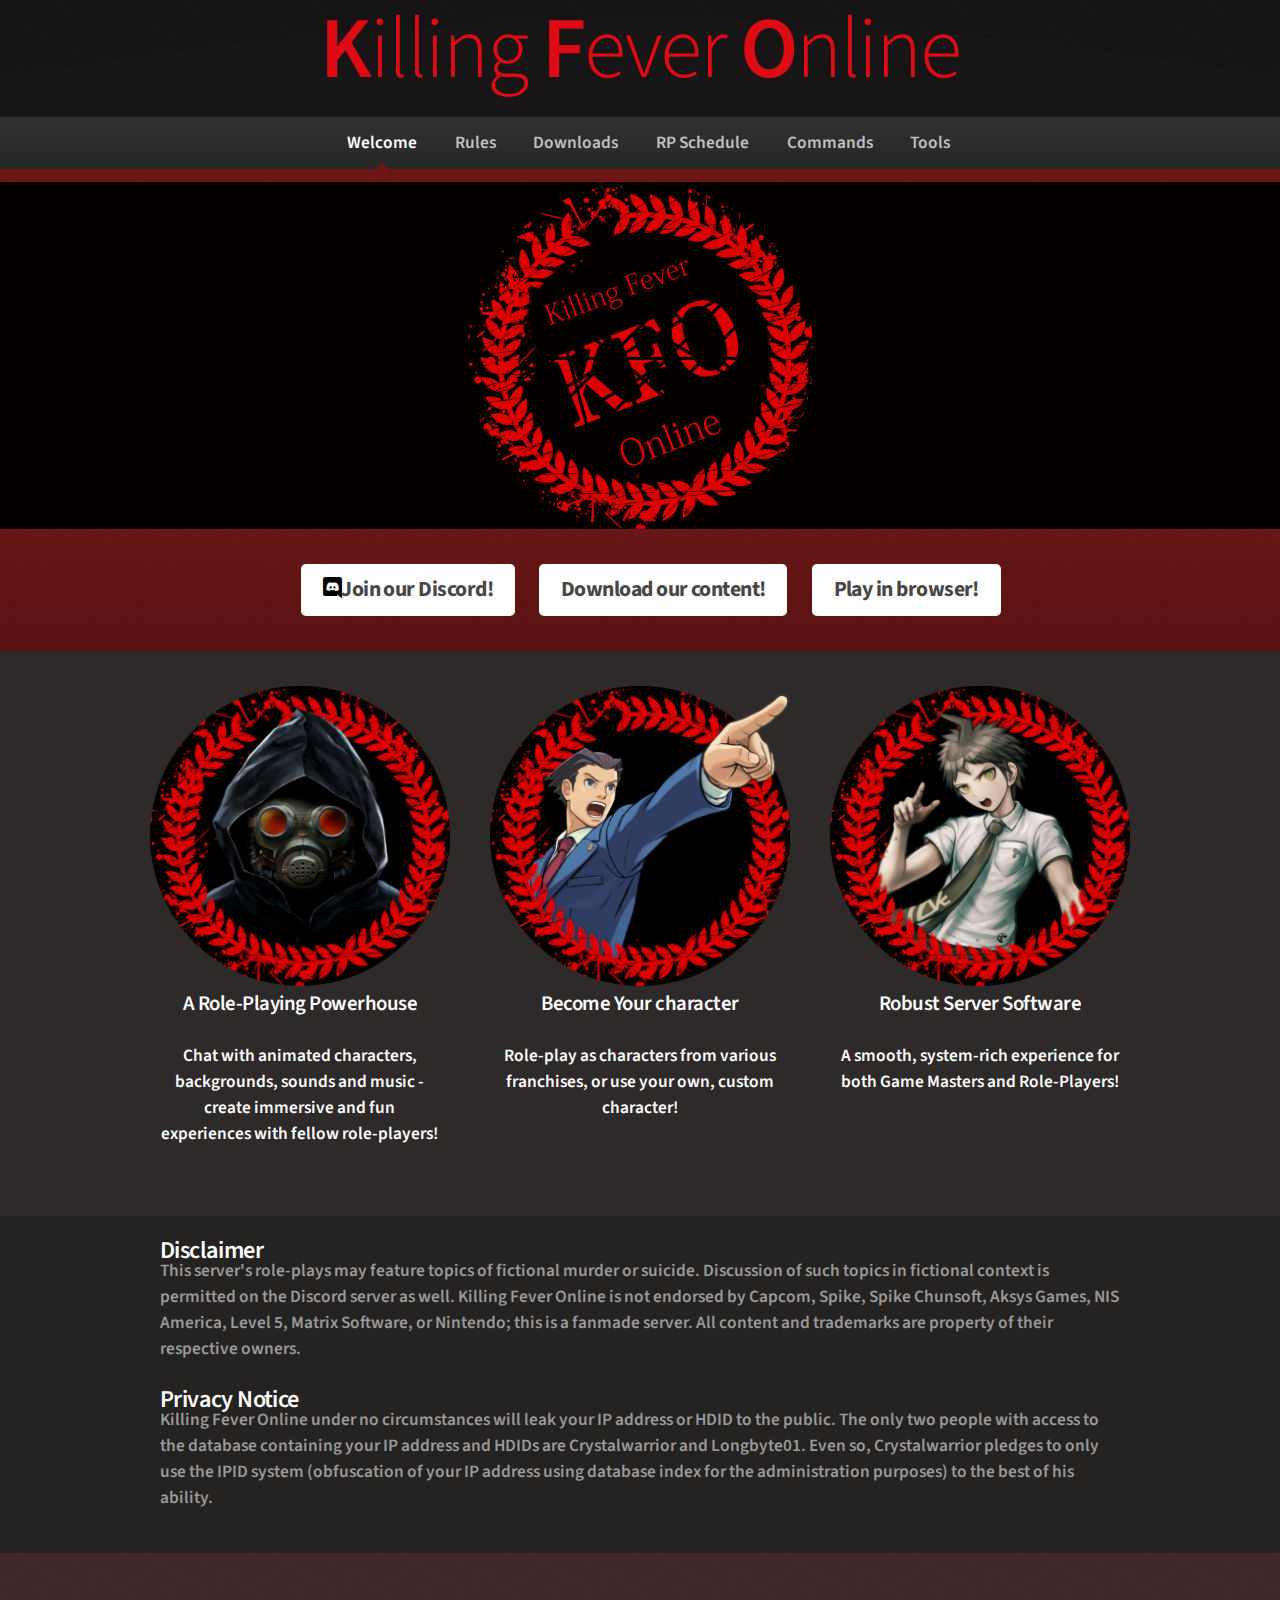
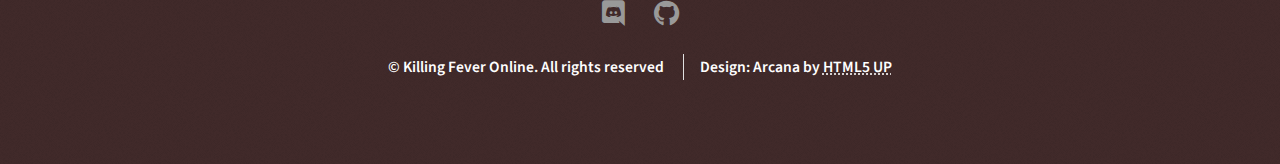
<file: index.html>
<!DOCTYPE HTML>
<!--
	Arcana by HTML5 UP
	html5up.net | @ajlkn
	Free for personal and commercial use under the CCA 3.0 license (html5up.net/license)
-->
<html>

	<head>
		<title>Killing Fever Online</title>
		<meta charset="utf-8" />
		<meta name="viewport" content="width=device-width, initial-scale=1, user-scalable=no" />
		<link rel="stylesheet" href="assets/css/main.css" />
		<link rel="shortcut icon" type="image/x-icon" href="favicon.ico">
	</head>

	<body class="is-preload">
		<script src='https://storage.ko-fi.com/cdn/scripts/overlay-widget.js'></script>
		<script>
			kofiWidgetOverlay.draw('alexnoir', {
				'type': 'floating-chat',
				'floating-chat.donateButton.text': 'Support me',
				'floating-chat.donateButton.background-color': '#d9534f',
				'floating-chat.donateButton.text-color': '#fff'
			});
		</script>
		<div id="page-wrapper">
			<!-- Header -->
			<div id="header">
				<!-- Logo -->
				<h1>
					<a href="index.html" id="logo">
						<b id="logoLight">K<em id="logodark">illing </em>F<em id="logodark">ever </em>O<em
								id="logodark">nline</em>
					</a>
				</h1>
				<!-- Nav -->
				<nav id="nav">
					<ul>
						<li class="current"><a href="index.html">Welcome</a></li>
						<!--
							<li>
								<a href="#">Dropdown</a>
								<ul>
									<li><a href="#">Lorem dolor</a></li>
									<li><a href="#">Magna phasellus</a></li>
									<li><a href="#">Etiam sed tempus</a></li>
									<li>
										<a href="#">Submenu</a>
										<ul>
											<li><a href="#">Lorem dolor</a></li>
											<li><a href="#">Phasellus magna</a></li>
											<li><a href="#">Magna phasellus</a></li>
											<li><a href="#">Etiam nisl</a></li>
											<li><a href="#">Veroeros feugiat</a></li>
										</ul>
									</li>
									<li><a href="#">Veroeros feugiat</a></li>
								</ul>
							</li>-->
						<li><a href="rules.html">Rules</a></li>
						<li><a href="downloads.html">Downloads</a></li>
						<li><a href="https://teamup.com/ksp9roh1xhbos7qudm" target="_blank">RP Schedule</a></li>
						<li><a href="commands.html">Commands</a></li>
						<li>
							<a>Tools</a>
							<ul>
								<li class="dropItem"><a href="log_reader.html" target="_blank">Log Reader</a></li>
							</ul>
						</li>
					</ul>
				</nav>
			</div>
			<!-- Banner -->
			<section id="banner">
			</section>
			<!-- Highlights -->
			<section id="cta" class="wrapper style3">
				<div class="container">
					<header>
						<a href="http://discord.gg/6jk3bWS" class="button"><i style="color: black; size: 4em;"
								class="icon brands fas fa-discord"></i>Join our Discord!</a>
						<a href="downloads.html" class="button">Download our content!</a>
						<a href="http://web.aceattorneyonline.com/client.html?mode=join&ip=107.191.96.194:60001&asset=http://kfo.strangled.net/web/KFO-Content/base/"
							class="button">Play in browser!</a>
					</header>
				</div>
			</section>
			<section class="wrapper style1">
				<div class="container">
					<div class="row gtr-200">
						<section class="col-4 col-12-narrower">
							<div class="box blur">
								<img src="images/point1.png" width=300>
								<h3>A Role-Playing Powerhouse</h3>
								<p>Chat with animated characters, backgrounds, sounds and music - create immersive and
									fun experiences with fellow role-players!</p>
							</div>
						</section>
						<section class="col-4 col-12-narrower">
							<div class="box blur">
								<img src="images/point2.png" width=300>
								<h3>Become Your character</h3>
								<p>Role-play as characters from various franchises, or use your own, custom character!</p>
							</div>
						</section>
						<section class="col-4 col-12-narrower">
							<div class="box blur">
								<img src="images/point3.png" width=300>
								<h3>Robust Server Software</h3>
								<p>A smooth, system-rich experience for both Game Masters and Role-Players!</p>
							</div>
						</section>
					</div>
				</div>
			</section>
			<!--
			<!-- Gigantic Heading --
				<section class="wrapper style2">
					<div class="container">
						<header class="major">
							<h2>I ran out of shit to put on this</h2>
							<p>And this is a pretty ugly shade of whatever</p>
						</header>
					</div>
				</section>

			<!-- Posts --
				<section class="wrapper style1">
					<div class="container">
						<div class="row">
							<section class="col-6 col-12-narrower">
								<div class="box post">
									<a href="#" class="image left"><img src="images/pic01.jpg" alt="" /></a>
									<div class="inner">
										<h3>The First Thing</h3>
										<p>Duis neque nisi, dapibus sed mattis et quis, nibh. Sed et dapibus nisl amet mattis, sed a rutrum accumsan sed. Suspendisse eu.</p>
									</div>
								</div>
							</section>
							<section class="col-6 col-12-narrower">
								<div class="box post">
									<a href="#" class="image left"><img src="images/pic02.jpg" alt="" /></a>
									<div class="inner">
										<h3>The Second Thing</h3>
										<p>Duis neque nisi, dapibus sed mattis et quis, nibh. Sed et dapibus nisl amet mattis, sed a rutrum accumsan sed. Suspendisse eu.</p>
									</div>
								</div>
							</section>
						</div>
						<div class="row">
							<section class="col-6 col-12-narrower">
								<div class="box post">
									<a href="#" class="image left"><img src="images/pic03.jpg" alt="" /></a>
									<div class="inner">
										<h3>The Third Thing</h3>
										<p>Duis neque nisi, dapibus sed mattis et quis, nibh. Sed et dapibus nisl amet mattis, sed a rutrum accumsan sed. Suspendisse eu.</p>
									</div>
								</div>
							</section>
							<section class="col-6 col-12-narrower">
								<div class="box post">
									<a href="#" class="image left"><img src="images/pic04.jpg" alt="" /></a>
									<div class="inner">
										<h3>The Fourth Thing</h3>
										<p>Duis neque nisi, dapibus sed mattis et quis, nibh. Sed et dapibus nisl amet mattis, sed a rutrum accumsan sed. Suspendisse eu.</p>
									</div>
								</div>
							</section>
						</div>
					</div>
				</section>

			<!-- CTA -->
			<section class="box wrapper style4">
				<div class="container">
					<header class="box post">
						<h2>Disclaimer</h2>
						<p>This server's role-plays may feature topics of fictional murder or suicide. Discussion of
							such topics in fictional context is permitted on the Discord server as well. Killing Fever Online is not endorsed by Capcom, Spike, 
							Spike Chunsoft, Aksys Games, NIS America, Level 5, Matrix Software, or Nintendo; this is a fanmade server. All content and trademarks 
							are property of their respective owners.</p>
						<h2>Privacy Notice</h2>
						<p>Killing Fever Online under no circumstances will leak your IP address or HDID to the public.
							The only two people with access to the database containing your IP address and HDIDs are
							Crystalwarrior and Longbyte01. Even so, Crystalwarrior pledges to only use the IPID system
							(obfuscation of your IP address using database index for the administration purposes) to the
							best of his ability.</p>
					</header>
				</div>
			</section>
			<!-- Footer -->
			<div id="footer">
				<!--
					<div class="container">
						<div class="row">
							<section class="col-3 col-6-narrower col-12-mobilep">
								<h3>Links to Stuff</h3>
								<ul class="links">
									<li><a href="#">Mattis et quis rutrum</a></li>
									<li><a href="#">Suspendisse amet varius</a></li>
									<li><a href="#">Sed et dapibus quis</a></li>
									<li><a href="#">Rutrum accumsan dolor</a></li>
									<li><a href="#">Mattis rutrum accumsan</a></li>
									<li><a href="#">Suspendisse varius nibh</a></li>
									<li><a href="#">Sed et dapibus mattis</a></li>
								</ul>
							</section>
							<section class="col-3 col-6-narrower col-12-mobilep">
								<h3>More Links to Stuff</h3>
								<ul class="links">
									<li><a href="#">Duis neque nisi dapibus</a></li>
									<li><a href="#">Sed et dapibus quis</a></li>
									<li><a href="#">Rutrum accumsan sed</a></li>
									<li><a href="#">Mattis et sed accumsan</a></li>
									<li><a href="#">Duis neque nisi sed</a></li>
									<li><a href="#">Sed et dapibus quis</a></li>
									<li><a href="#">Rutrum amet varius</a></li>
								</ul>
							</section>
							<section class="col-6 col-12-narrower">
								<h3>Hire a hitman</h3>
								<form>
									<div class="row gtr-50">
										<div class="col-6 col-12-mobilep">
											<input type="text" name="name" id="name" placeholder="Name" />
										</div>
										<div class="col-6 col-12-mobilep">
											<input type="email" name="email" id="email" placeholder="Email" />
										</div>
										<div class="col-12">
											<textarea name="message" id="message" placeholder="Message" rows="5"></textarea>
										</div>
										<div class="col-12">
											<ul class="actions">
												<li><input type="submit" class="button alt" value="Send Message" /></li>
											</ul>
										</div>
									</div>
								</form>
							</section>
						</div>
					</div>-->
				<!-- Icons -->
				<ul class="icons">
					<li><a href="http://discord.gg/6jk3bWS" target="_blank" class="icon brands fa-discord"><span
								class="label">Discord</span></a></li>
					<li><a href="https://github.com/Crystalwarrior/KFO-Server" target="_blank"
							class="icon brands fa-github"><span class="label">GitHub</span></a></li>
				</ul>
				<!-- Copyright -->
				<div class="copyright">
					<ul class="menu">
						<li>&copy; Killing Fever Online. All rights reserved</li>
						<li>Design: Arcana by <a href="http://html5up.net">HTML5 UP</a></li>
					</ul>
				</div>
			</div>
		</div>
		<!-- Scripts -->
		<script src="assets/js/jquery.min.js"></script>
		<script src="assets/js/jquery.dropotron.min.js"></script>
		<script src="assets/js/browser.min.js"></script>
		<script src="assets/js/breakpoints.min.js"></script>
		<script src="assets/js/util.js"></script>
		<script src="assets/js/main.js"></script>
	</body>

</html>
</file>
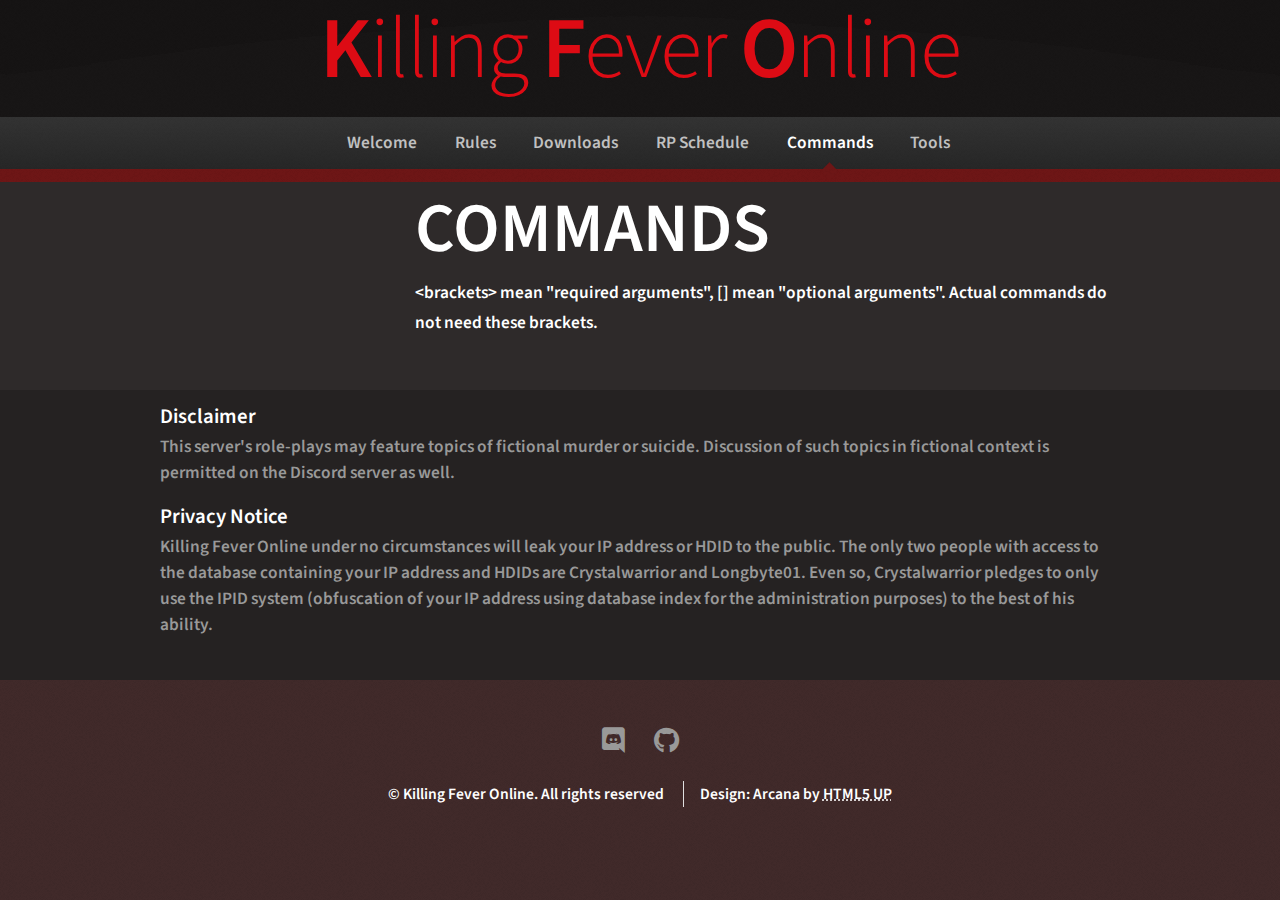
<file: commands.html>
<!DOCTYPE HTML>
<!--
	Arcana by HTML5 UP
	html5up.net | @ajlkn
	Free for personal and commercial use under the CCA 3.0 license (html5up.net/license)
-->
<html>

	<head>
		<title>Commands - Killing Fever Online</title>
		<meta charset="utf-8" />
		<meta name="viewport" content="width=device-width, initial-scale=1, user-scalable=no" />
		<link rel="stylesheet" href="assets/css/main.css" />
		<link rel="shortcut icon" type="image/x-icon" href="favicon.ico">
		<style>
			li {
				list-style-type: none;
			}
		</style>
	</head>

	<body class="is-preload">
		<script src='https://storage.ko-fi.com/cdn/scripts/overlay-widget.js'></script>
		<script>
			kofiWidgetOverlay.draw('alexnoir', {
				'type': 'floating-chat',
				'floating-chat.donateButton.text': 'Support me',
				'floating-chat.donateButton.background-color': '#d9534f',
				'floating-chat.donateButton.text-color': '#fff'
			});
		</script>
		<div id="page-wrapper">
			<!-- Header -->
			<div id="header">
				<!-- Logo -->
				<h1>
					<a href="index.html" id="logo">
						<b id="logoLight">K<em id="logodark">illing </em>F<em id="logodark">ever </em>O<em
								id="logodark">nline</em>
					</a>
				</h1>
				<!-- Nav -->
				<nav id="nav">
					<ul>
						<li><a href="index.html">Welcome</a></li>
						<!---
						<li>
							<a href="#">Dropdown</a>
							<ul>
								<li><a href="#">Lorem dolor</a></li>
								<li><a href="#">Magna phasellus</a></li>
								<li><a href="#">Etiam sed tempus</a></li>
								<li>
									<a href="#">Submenu</a>
									<ul>
										<li><a href="#">Lorem dolor</a></li>
										<li><a href="#">Phasellus magna</a></li>
										<li><a href="#">Magna phasellus</a></li>
										<li><a href="#">Etiam nisl</a></li>
										<li><a href="#">Veroeros feugiat</a></li>
									</ul>
								</li>
								<li><a href="#">Veroeros feugiat</a></li>
							</ul>
						</li>-->
						<li><a href="rules.html">Rules</a></li>
						<li><a href="downloads.html">Downloads</a></li>
						<li><a href="https://teamup.com/ksp9roh1xhbos7qudm" target="_blank">RP Schedule</a></li>
						<li class="current"><a href="commands.html">Commands</a></li>
						<li>
							<a>Tools</a>
							<ul>
								<li class="dropItem"><a href="log_reader.html" target="_blank">Log Reader</a></li>
							</ul>
						</li>
					</ul>
				</nav>
			</div>
			<!-- Main -->
			<section class="wrapper style1">
				<div class="container">
					<div class="row gtr-200">
						<div class="col-3 col-12-narrower stickysidebar">
							<div id="stillsidebar">
								<!-- Sidebar -->
							</div>
						</div>
						<div class="col-9  col-12-narrower imp-narrower">
							<div id="center">
								<!-- Content -->
								<div class="title"> COMMANDS </div>
								<h4>&#60;brackets> mean "required arguments", [] mean "optional arguments". Actual
									commands do not need these brackets. </h4>
							</div>
						</div>
					</div>
				</div>
			</section>
			<section class="box wrapper style4">
				<div class="container">
					<header class="box post">
						<div style="font-size: 1.5em;">Disclaimer</div>
						<br>
						<p>This server's role-plays may feature topics of fictional murder or suicide. Discussion of
							such topics in fictional context is permitted on the Discord server as well.</p>
						<div style="font-size: 1.5em;">Privacy Notice</div>
						<br>
						<p>Killing Fever Online under no circumstances will leak your IP address or HDID to the public.
							The only two people with access to the database containing your IP address and HDIDs are
							Crystalwarrior and Longbyte01. Even so, Crystalwarrior pledges to only use the IPID system
							(obfuscation of your IP address using database index for the administration purposes) to the
							best of his ability.</p>
					</header>
				</div>
			</section>
			<!-- Footer -->
			<div id="footer">
				<!--
				<div class="container">
					<div class="row">
						<section class="col-3 col-6-narrower col-12-mobilep">
							<h3>Links to Stuff</h3>
							<ul class="links">
								<li><a href="#">Mattis et quis rutrum</a></li>
								<li><a href="#">Suspendisse amet varius</a></li>
								<li><a href="#">Sed et dapibus quis</a></li>
								<li><a href="#">Rutrum accumsan dolor</a></li>
								<li><a href="#">Mattis rutrum accumsan</a></li>
								<li><a href="#">Suspendisse varius nibh</a></li>
								<li><a href="#">Sed et dapibus mattis</a></li>
							</ul>
						</section>
						<section class="col-3 col-6-narrower col-12-mobilep">
							<h3>More Links to Stuff</h3>
							<ul class="links">
								<li><a href="#">Duis neque nisi dapibus</a></li>
								<li><a href="#">Sed et dapibus quis</a></li>
								<li><a href="#">Rutrum accumsan sed</a></li>
								<li><a href="#">Mattis et sed accumsan</a></li>
								<li><a href="#">Duis neque nisi sed</a></li>
								<li><a href="#">Sed et dapibus quis</a></li>
								<li><a href="#">Rutrum amet varius</a></li>
							</ul>
						</section>
						<section class="col-6 col-12-narrower">
							<h3>Hire a hitman</h3>
							<form>
								<div class="row gtr-50">
									<div class="col-6 col-12-mobilep">
										<input type="text" name="name" id="name" placeholder="Name" />
									</div>
									<div class="col-6 col-12-mobilep">
										<input type="email" name="email" id="email" placeholder="Email" />
									</div>
									<div class="col-12">
										<textarea name="message" id="message" placeholder="Message" rows="5"></textarea>
									</div>
									<div class="col-12">
										<ul class="actions">
											<li><input type="submit" class="button alt" value="Send Message" /></li>
										</ul>
									</div>
								</div>
							</form>
						</section>
					</div>
				</div>-->
				<!-- Icons -->
				<ul class="icons">
					<li><a href="http://discord.gg/6jk3bWS" target="_blank" class="icon brands fa-discord"><span
								class="label">Discord</span></a></li>
					<li><a href="https://github.com/Crystalwarrior/KFO-Server" target="_blank"
							class="icon brands fa-github"><span class="label">GitHub</span></a></li>
				</ul>
				<!-- Copyright -->
				<div class="copyright">
					<ul class="menu">
						<li>&copy; Killing Fever Online. All rights reserved</li>
						<li>Design: Arcana by <a href="http://html5up.net">HTML5 UP</a></li>
					</ul>
				</div>
			</div>
		</div>
		<!-- Scripts -->
		<script type="text/javascript"
			src="https://raw.githubusercontent.com/Crystalwarrior/KFO-Server/master/docs/commands.md"></script>
		<script src="assets/js/jquery.min.js"></script>
		<script src="assets/js/jquery.dropotron.min.js"></script>
		<script src="assets/js/browser.min.js"></script>
		<script src="assets/js/breakpoints.min.js"></script>
		<script src="assets/js/util.js"></script>
		<script src="assets/js/main.js"></script>
		<script src="assets/js/showdown.min.js"></script>
		<script src="assets/js/commands.js"></script>
	</body>

</html>
</file>
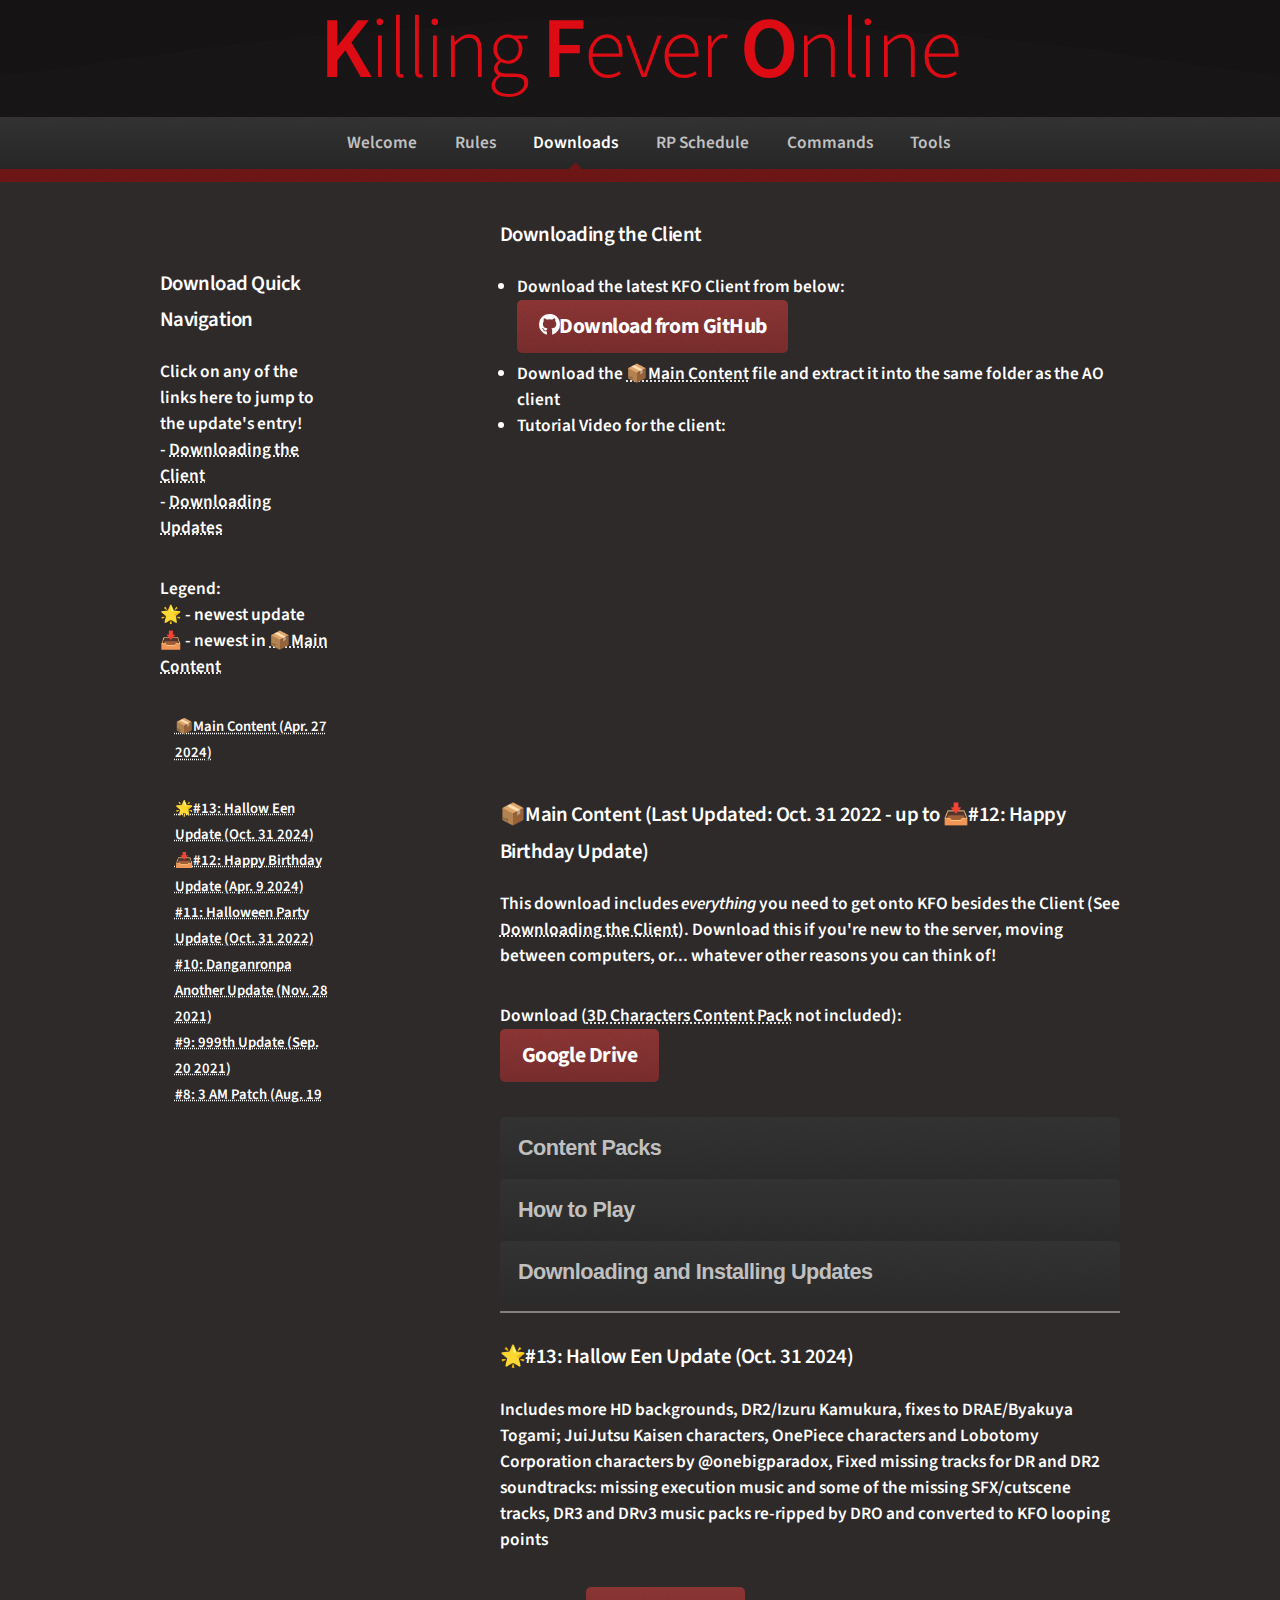
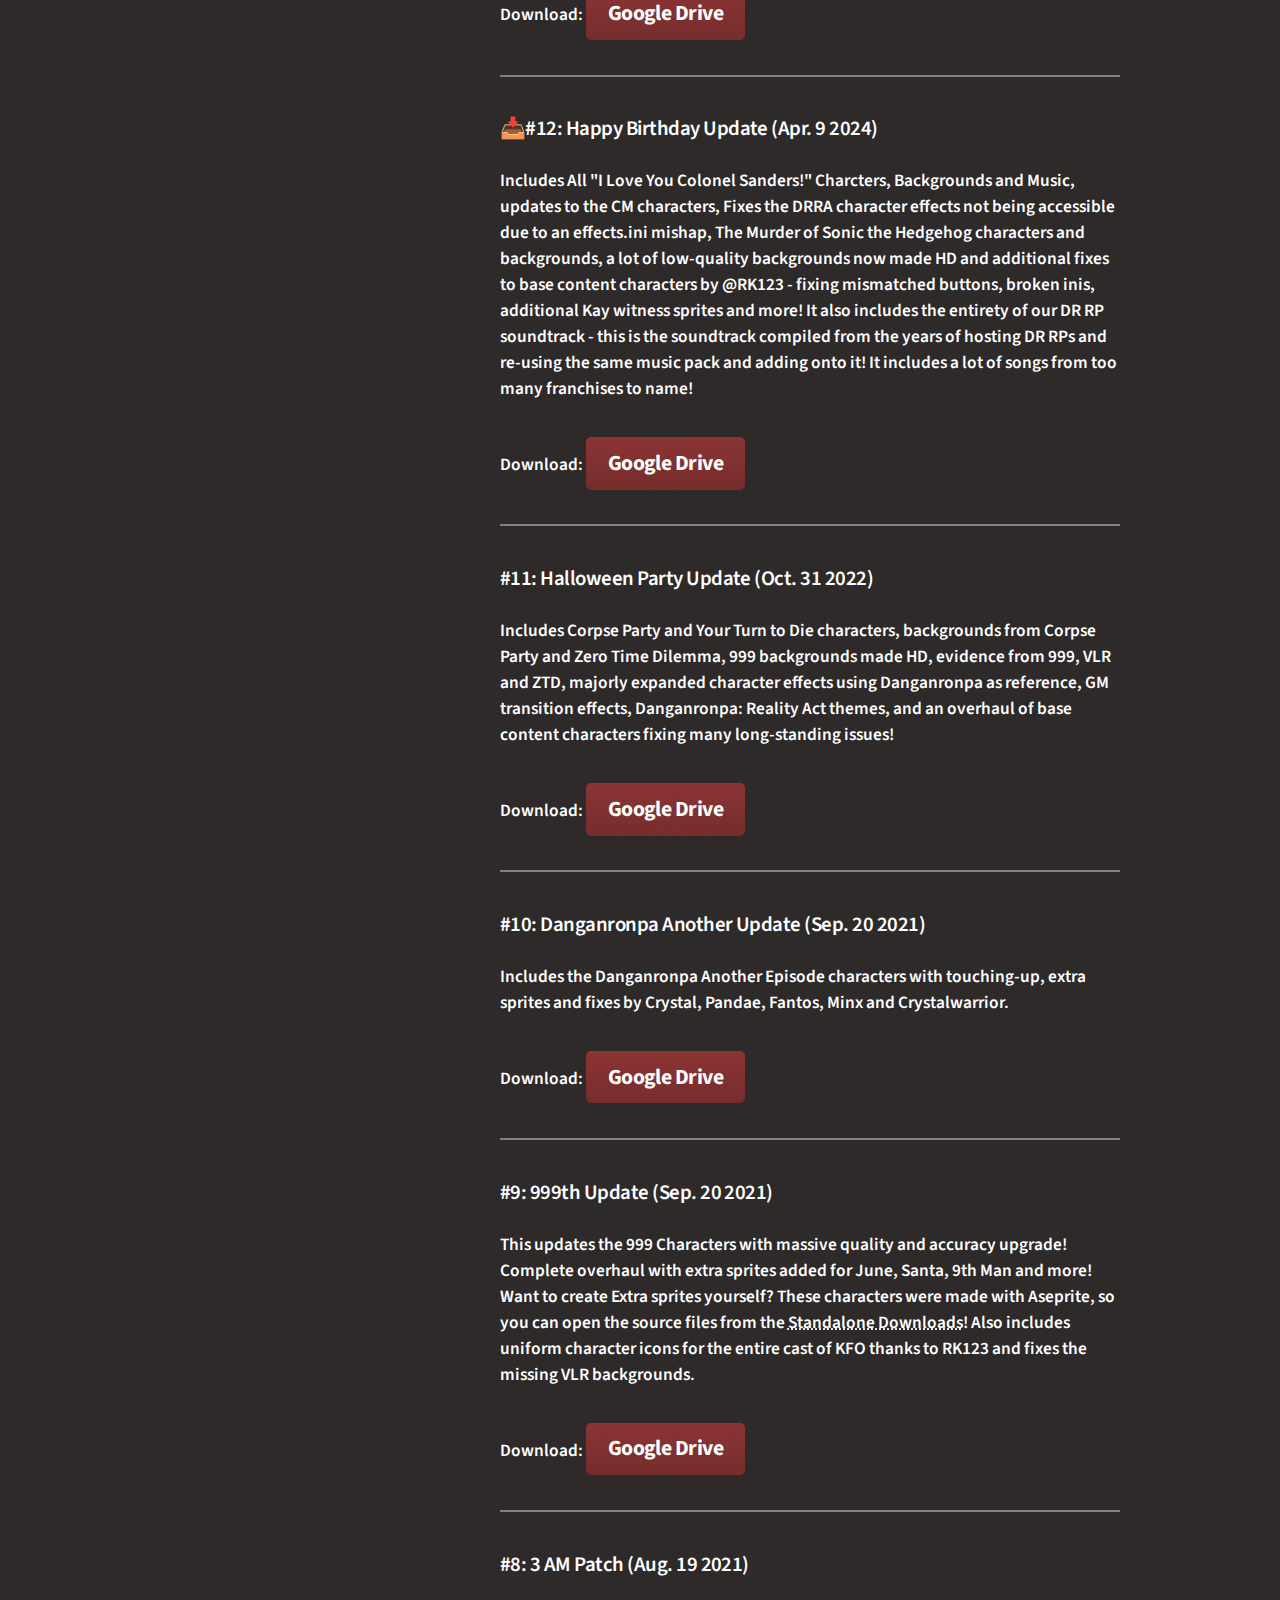
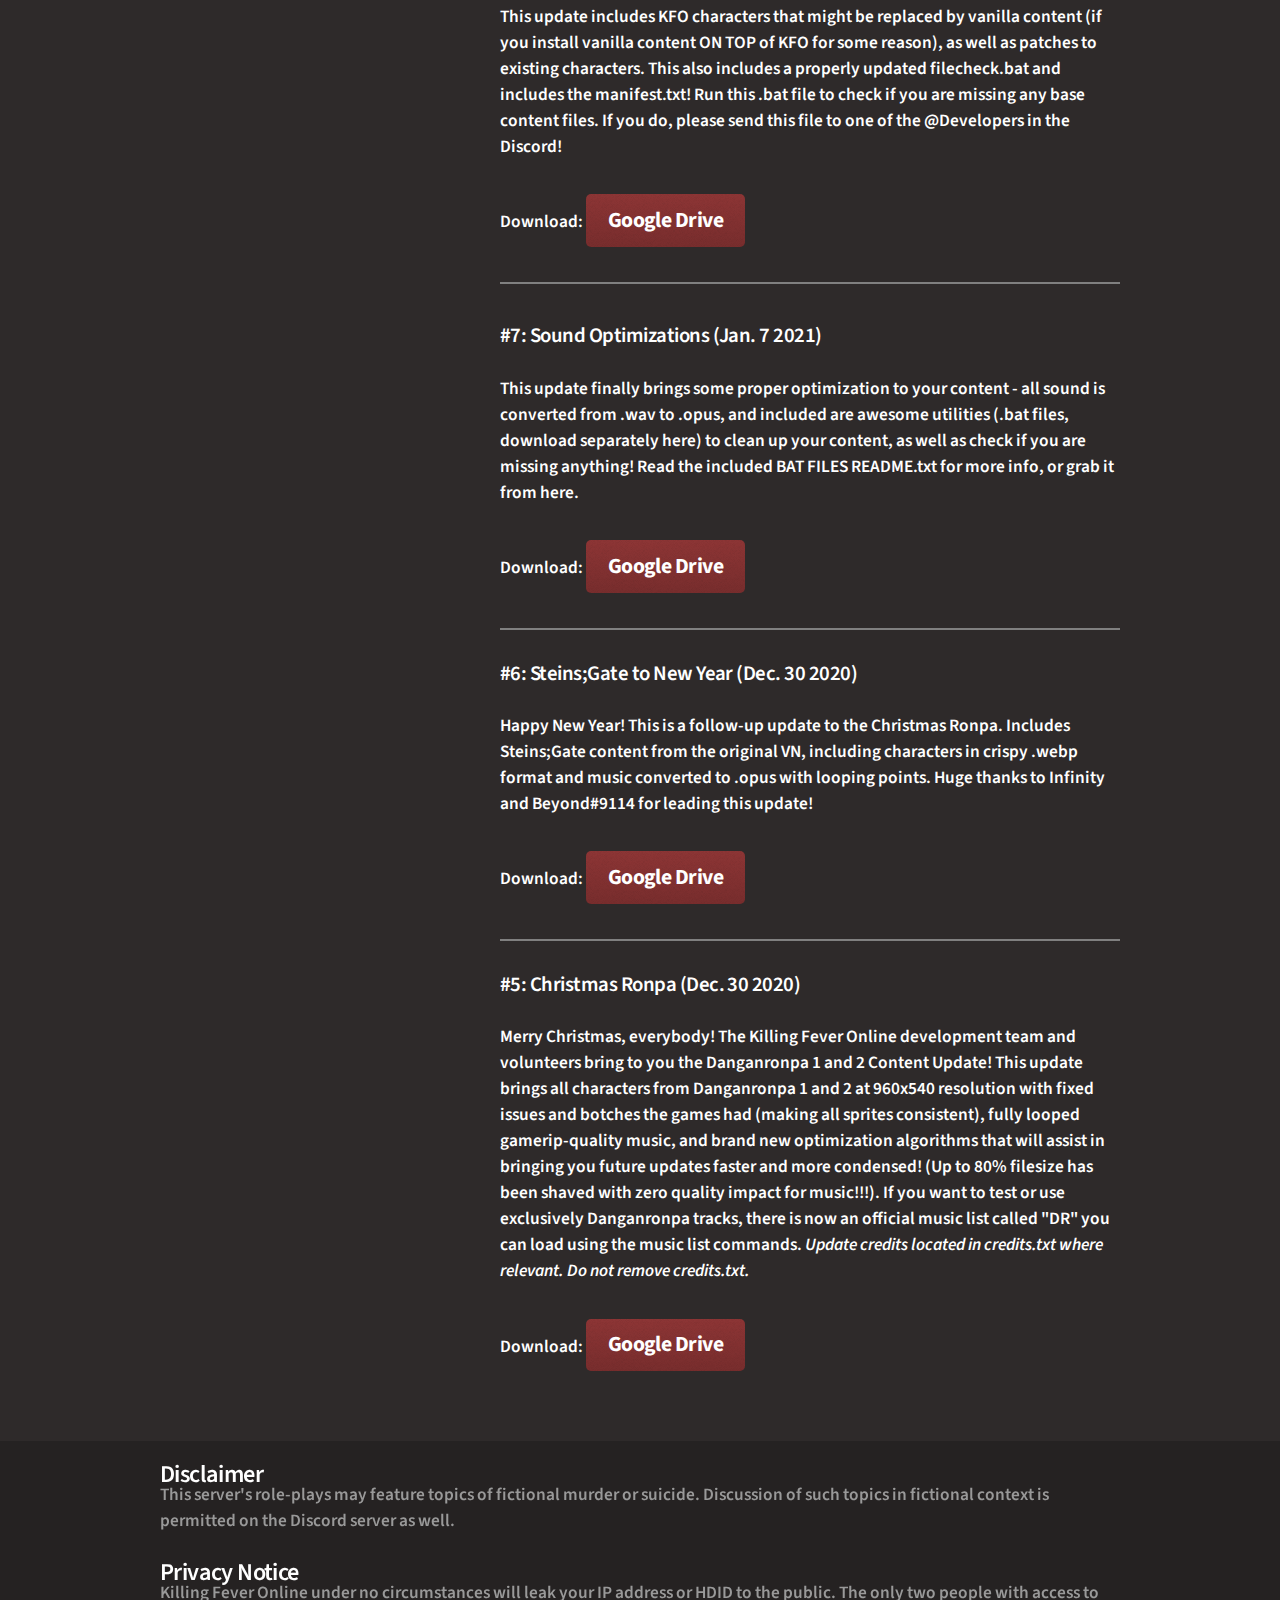
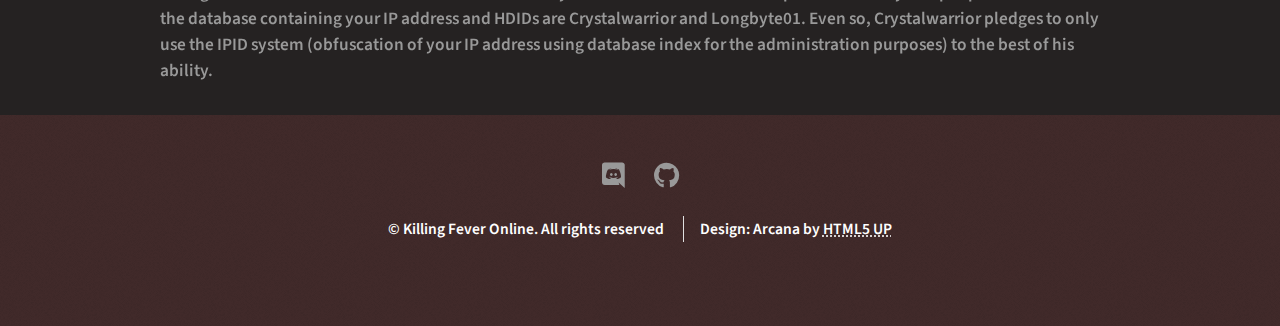
<file: downloads.html>
<!DOCTYPE HTML>
<!--
	Arcana by HTML5 UP
	html5up.net | @ajlkn
	Free for personal and commercial use under the CCA 3.0 license (html5up.net/license)
-->
<html>

	<head>
		<title>Downloads - Killing Fever Online</title>
		<meta charset="utf-8" />
		<meta name="viewport" content="width=device-width, initial-scale=1, user-scalable=no" />
		<link rel="stylesheet" href="assets/css/main.css" />
		<link rel="shortcut icon" type="image/x-icon" href="favicon.ico">
	</head>

	<body class="is-preload">
		<script src='https://storage.ko-fi.com/cdn/scripts/overlay-widget.js'></script>
		<script>
			kofiWidgetOverlay.draw('alexnoir', {
				'type': 'floating-chat',
				'floating-chat.donateButton.text': 'Support me',
				'floating-chat.donateButton.background-color': '#d9534f',
				'floating-chat.donateButton.text-color': '#fff'
			});
		</script>
		<div id="page-wrapper">
			<!-- Header -->
			<div id="header">
				<!-- Logo -->
				<h1>
					<a href="index.html" id="logo">
						<b id="logoLight">K<em id="logodark">illing </em>F<em id="logodark">ever </em>O<em
								id="logodark">nline</em>
					</a>
				</h1>
				<!-- Nav -->
				<nav id="nav">
					<ul>
						<li><a href="index.html">Welcome</a></li>
						<!---
						<li>
							<a href="#">Dropdown</a>
							<ul>
								<li><a href="#">Lorem dolor</a></li>
								<li><a href="#">Magna phasellus</a></li>
								<li><a href="#">Etiam sed tempus</a></li>
								<li>
									<a href="#">Submenu</a>
									<ul>
										<li><a href="#">Lorem dolor</a></li>
										<li><a href="#">Phasellus magna</a></li>
										<li><a href="#">Magna phasellus</a></li>
										<li><a href="#">Etiam nisl</a></li>
										<li><a href="#">Veroeros feugiat</a></li>
									</ul>
								</li>
								<li><a href="#">Veroeros feugiat</a></li>
							</ul>
						</li>-->
						<li><a href="rules.html">Rules</a></li>
						<li class="current"><a href="downloads.html">Downloads</a></li>
						<li><a href="https://teamup.com/ksp9roh1xhbos7qudm" target="_blank">RP Schedule</a></li>
						<li><a href="commands.html">Commands</a></li>
						<li>
							<a>Tools</a>
							<ul>
								<li class="dropItem"><a href="log_reader.html" target="_blank">Log Reader</a></li>
							</ul>
						</li>
					</ul>
				</nav>
			</div>
			<!-- Main -->
			<section class="wrapper style1">
				<div class="container">
					<div class="row gtr-200">
						<div class="col-4 col-12-narrower stickysidebar">
							<div id="sidebar">
								<!-- Sidebar -->
								<section>
									<section>
										<h3>Download Quick Navigation</h3>
										<p>Click on any of the links here to jump to the update's entry!<br> - <a
												href="#downloading_the_client">Downloading the Client</a><br> - <a
												href="#how_to_download">Downloading Updates</a>
										</p>
									</section>
									<section>
										<p>Legend:<br>🌟 - newest update<br>📥 - newest in <a
												href="#main_content">📦Main Content</a></p>
										<div id="toc_container">
											<ul class="toc_list">
												<li><a href="#main_content">📦Main Content (Apr. 27 2024)</a>
													<hr>
												<li><a href="#newest">🌟#13: Hallow Een Update (Oct. 31 2024)</a>
												<li><a href="#update_12">📥#12: Happy Birthday Update (Apr. 9 2024)</a>
												<li><a href="#update_11">#11: Halloween Party Update (Oct. 31 2022)</a>
												<li><a href="#update_10">#10: Danganronpa Another Update (Nov. 28
														2021)</a>
												<li><a href="#update_9">#9: 999th Update (Sep. 20 2021)</a>
												<li><a href="#update_8">#8: 3 AM Patch (Aug. 19 2021)</a>
												<li><a href="#update_7">#7: Sound Optimizations (Jan. 7 2021)</a>
												<li><a href="#update_6">#6: Steins;Gate to New Year (Dec. 30 2020)</a>
												<li><a href="#update_5">#5: Christmas Ronpa (Dec. 30 2020)</a>
													<!-- <li><a href="#">Semper mod quisturpis nisi</a></li> -->
											</ul>
											<!-- <footer>
												<a href="#" class="button">More Random Links</a>
											</footer> -->
									</section>
							</div>
						</div>
						<div class="col-8  col-12-narrower imp-narrower">
							<!-- Content -->
							<section>
								<h3 id="downloading_the_client">Downloading the Client</h3>
								<ul>
									<li>Download the latest KFO Client from below:</li>
									<div style="margin-bottom: 0.5em;">
										<a
										href="https://github.com/Crystalwarrior/KFO-Client/releases/latest"
										class="button"><i class="icon brands fas fa-github"></i>Download from GitHub</a>
									</div>
									<li>Download the <a href="#main_content">📦Main Content</a> file and extract it into
										the same folder as the AO client</li>
									<li>Tutorial Video for the client:</li>
									<div style="margin-bottom: 0.5em;">
										<iframe width="560" height="315" src="https://www.youtube.com/embed/-YGvxjU91Rk?si=MxGZqb7oDPqV5jCW" title="YouTube video player" frameborder="0" allow="accelerometer; autoplay; clipboard-write; encrypted-media; gyroscope; picture-in-picture; web-share" referrerpolicy="strict-origin-when-cross-origin" allowfullscreen></iframe>
									</div>
								</ul>
								<h3 id="main_content">📦Main Content (Last Updated: Oct. 31 2022 - up to <a
										href="#update_12">📥#12: Happy Birthday Update</a>)</h3>
								<p>This download includes <i>everything</i> you need to get onto KFO besides the Client (See <a href="#downloading_the_client">Downloading the Client</a>).
									Download this if you're new to the server, moving between computers, or... whatever other reasons you can think of! </p>
								<p>Download (<a href="#content_packs">3D Characters Content Pack</a> not included):<br><a class="button"
										href="https://drive.google.com/file/d/14qh-e2ctSZNcI_GCh30m21xzptoDemzb/view?usp=sharing"
										target="_blank"> Google Drive </a> </href>
								</p>
								<button type="button" id="content_packs" class="collapsible">Content Packs</button>
								<div class="content">
									<h3>Download the 3D Characters Content Pack:</h3>
										<a class="button"
											href="https://drive.google.com/file/d/15CC3wjBXQF_bV8ZnSjer6yNIA0B5KiIL/view?usp=sharing"
											target="_blank"> Google Drive </a> </href>
									<br><br>
									How to Install Content Packs:
									<ol>
										<li>Extract it</li>
										<li>Launch Attorney_Online.exe</li>
										<li>Open the Settings screen</li>
										<li>Navigate to Assets tab</li>
										<li>Click "Add..."</li>
										<li>Select the base_3D folder you extracted</li>
									</ol>
									<img src="images/mounting.gif">
								</div>
								<button type="button" class="collapsible">How to Play</button>
								<div class="content">
									<ol>
										<li>Launch Attorney_Online.exe</li>
										<li>Search for "Killing Fever Online" in the "Public Servers" list</li>
										<li>Select "Killing Fever Online" in the list</li>
										<li>Click "Add to Favorites" if you haven't already!</li>
										<li>Click "Connect"</li>
										<li>You're in!</li>
									</ol>
									<img src="images/joining.gif">
									<br>
									"Public Servers" doesn't work? Don't worry. You can still get in, like this:
									<ol>
										<li>Launch Attorney_Online.exe</li>
										<li>Swap to "Favorite Servers"</li>
										<li>Click "Add Server" and put in this data:</li>
										<br>
										<table style="width:50%">
											<tr>
											  <td>Display Name:</td>
											  <td>Killing Fever Online</td>
											</tr>
											<tr>
											  <td>Hostname ~ IP:</td>
											  <td>135.148.43.158</td>
											</tr>
											<tr>
											  <td>Port:</td>
											  <td>50000</td>
											</tr>
											<tr>
											  <td>Protocol:</td>
											  <td>WEBSOCKET</td>
											</tr>
										</table>
										<li>Click "Save"</li>
										<li>Select "Killing Fever Online" in the list</li>
										<li>Click "Connect"</li>
										<li>You're in!</li>
									</ol>
									<img src="images/favjoin.gif">
								</div>
								<button type="button" class="collapsible">Downloading and Installing Updates</button>
								<div class="content">
									<h3 id="how_to_download">How to download the <a href="#newest">🌟Newest Updates:</a>
									</h3>
									<ul>
										<li>Check the below downloads for the <a href="#newest">🌟Newest Update</a> or the
											update you want </li>
										<li>Extract the update into the same directory as the .exe and replace anything it
											asks you to replace<br><img src="images/updating.gif"></li>
										<li>If they're present, extract any of the .bat files into the same directory as the
											.exe then run them.</li>
									</ul>
								</div>
								<hr style="height:2px;border-width:0;color:gray;background-color:gray">
								<h3 id="newest">🌟#13: Hallow Een Update (Oct. 31 2024)</h3>
								<p>Includes more HD backgrounds, DR2/Izuru Kamukura, fixes to DRAE/Byakuya Togami; 
									JuiJutsu Kaisen characters, OnePiece characters and Lobotomy Corporation characters by @onebigparadox, 
									Fixed missing tracks for DR and DR2 soundtracks: missing execution music and some of the missing SFX/cutscene tracks, 
									DR3 and DRv3 music packs re-ripped by DRO and converted to KFO looping points
								</p>
								<p>Download: <a class="button"
										href="https://drive.google.com/file/d/1HieVcyUjFPdmax0ffx8mqf0u4fXRef4f/view?usp=sharing"
										target="_blank"> Google Drive </a> </href>
								</p>
								<hr style="height:2px;border-width:0;color:gray;background-color:gray">
								<p></p>
								<h3 id="update_12">📥#12: Happy Birthday Update (Apr. 9 2024)</h3>
								<p>Includes All "I Love You Colonel Sanders!" Charcters, Backgrounds and Music, 
									updates to the CM characters, Fixes the DRRA character effects not being accessible due to an effects.ini mishap,
								    The Murder of Sonic the Hedgehog characters and backgrounds, a lot of low-quality backgrounds now made HD and
									additional fixes to base content characters by @RK123 - fixing mismatched buttons, broken inis, additional Kay witness sprites and more!

									It also includes the entirety of our DR RP soundtrack - this is the soundtrack compiled from the years of hosting DR RPs
									and re-using the same music pack and adding onto it! It includes a lot of songs from too many franchises to name!
								</p>
								<p>Download: <a class="button"
										href="https://drive.google.com/file/d/1rR847AW-vCwoVpXuVPBM-A1Njwc9QMz7/view?usp=sharing"
										target="_blank"> Google Drive </a> </href>
								</p>
								<hr style="height:2px;border-width:0;color:gray;background-color:gray">
								<p></p>
								<h3 id="update_11">#11: Halloween Party Update (Oct. 31 2022)</h3>
								<p>Includes Corpse Party and Your Turn to Die characters, backgrounds from Corpse Party
									and Zero Time Dilemma, 999 backgrounds made HD, evidence from 999, VLR and ZTD,
									majorly expanded character effects using Danganronpa as reference, GM transition
									effects, Danganronpa: Reality Act themes, and an overhaul of base content characters
									fixing many long-standing issues!</p>
								<p>Download: <a class="button"
										href="https://drive.google.com/file/d/14PpyR_dry7P0AdM-Nol9H4CtOf3n5y5k/view?usp=share_link"
										target="_blank"> Google Drive </a> </href>
								</p>
								<hr style="height:2px;border-width:0;color:gray;background-color:gray">
								<p></p>
								<h3 id="update_10">#10: Danganronpa Another Update (Sep. 20 2021)</h3>
								<p>Includes the Danganronpa Another Episode characters with touching-up, extra sprites
									and fixes by Crystal, Pandae, Fantos, Minx and Crystalwarrior. </p>
								<p>Download: <a class="button"
										href="https://drive.google.com/file/d/1-BZhEoV0ZBJC2-cZFpYoZVUKEXAbK5JK/view?usp=sharing"
										target="_blank"> Google Drive </a> </href>
								</p>
								<hr style="height:2px;border-width:0;color:gray;background-color:gray">
								<p></p>
								<h3 id="update_9">#9: 999th Update (Sep. 20 2021)</h3>
								<p>This updates the 999 Characters with massive quality and accuracy upgrade! Complete
									overhaul with extra sprites added for June, Santa, 9th Man and more! Want to create
									Extra sprites yourself? These characters were made with Aseprite, so you can open
									the source files from the <a
										href="https://drive.google.com/drive/folders/1-7Fr2sppBGHeQo0LvbSqSi5TNJsp_mRA?usp=sharing">Standalone
										Downloads</a>! Also includes uniform character icons for the entire cast of KFO
									thanks to RK123 and fixes the missing VLR backgrounds. </p>
								<p>Download: <a class="button"
										href="https://drive.google.com/file/d/1Gp5bZZC14gyjAHrFUUll7ZS6LHZBwI_J/view?usp=sharing"
										target="_blank"> Google Drive </a> </href>
								</p>
								<hr style="height:2px;border-width:0;color:gray;background-color:gray">
								<p></p>
								<h3 id="update_8">#8: 3 AM Patch (Aug. 19 2021)</h3>
								<p>This update includes KFO characters that might be replaced by vanilla content (if you
									install vanilla content ON TOP of KFO for some reason), as well as patches to
									existing characters. This also includes a properly updated filecheck.bat and
									includes the manifest.txt! Run this .bat file to check if you are missing any base
									content files. If you do, please send this file to one of the @Developers in the
									Discord! </p>
								<p>Download: <a class="button"
										href="https://drive.google.com/file/d/1i7T4D2tEDUaI4vzv9ExOR-CH6ZNoQ_1g/view?usp=sharing"
										target="_blank"> Google Drive </a> </href>
								</p>
								<hr style="height:2px;border-width:0;color:gray;background-color:gray">
								<p></p>
								<h3 id="update_7">#7: Sound Optimizations (Jan. 7 2021)</h3>
								<p>This update finally brings some proper optimization to your content - all sound is
									converted from .wav to .opus, and included are awesome utilities (.bat files,
									download separately here) to clean up your content, as well as check if you are
									missing anything! Read the included BAT FILES README.txt for more info, or grab it
									from here.</p>
								<p>Download: <a class="button"
										href="https://drive.google.com/file/d/15hPHYfVBZ8SQScDQPf29aswEhlO7Zikq/view?usp=sharing"
										target="_blank"> Google Drive </a> </href>
								</p>
								<hr style="height:2px;border-width:0;color:gray;background-color:gray">
								<h3 id="update_6">#6: Steins;Gate to New Year (Dec. 30 2020)</h3>
								<p>Happy New Year! This is a follow-up update to the Christmas Ronpa. Includes
									Steins;Gate content from the original VN, including characters in crispy .webp
									format and music converted to .opus with looping points. Huge thanks to Infinity and
									Beyond#9114 for leading this update!</p>
								<p>Download: <a class="button"
										href="https://drive.google.com/open?id=1_6Qa9AKwJp0MZQeXzPr6nX1M8pZ4v0mb"
										target="_blank"> Google Drive </a> </href>
								</p>
								<hr style="height:2px;border-width:0;color:gray;background-color:gray">
								<h3 id="update_5">#5: Christmas Ronpa (Dec. 30 2020)</h3>
								<p>Merry Christmas, everybody! The Killing Fever Online development team and volunteers
									bring to you the Danganronpa 1 and 2 Content Update! This update brings all
									characters from Danganronpa 1 and 2 at 960x540 resolution with fixed issues and
									botches the games had (making all sprites consistent), fully looped gamerip-quality
									music, and brand new optimization algorithms that will assist in bringing you future
									updates faster and more condensed! (Up to 80% filesize has been shaved with zero
									quality impact for music!!!). If you want to test or use exclusively Danganronpa
									tracks, there is now an official music list called "DR" you can load using the music
									list commands. <i>Update credits located in credits.txt where relevant. Do not
										remove credits.txt.</i></p>
								<p>Download: <a class="button"
										href="https://drive.google.com/file/d/1DQ9PrYk6Tu_41V9rfckTomHYHiSO2WpK/view?usp=sharing"
										target="_blank"> Google Drive </a> </href>
								</p>
							</section>
						</div>
					</div>
				</div>
			</section>
			<section class="box wrapper style4">
				<div class="container">
					<header class="box post disc">
						<h2>Disclaimer</h2>
						<p>This server's role-plays may feature topics of fictional murder or suicide. Discussion of
							such topics in fictional context is permitted on the Discord server as well.</p>
						<h2>Privacy Notice</h2>
						<p>Killing Fever Online under no circumstances will leak your IP address or HDID to the public.
							The only two people with access to the database containing your IP address and HDIDs are
							Crystalwarrior and Longbyte01. Even so, Crystalwarrior pledges to only use the IPID system
							(obfuscation of your IP address using database index for the administration purposes) to the
							best of his ability.</p>
					</header>
				</div>
			</section>
			<!-- Footer -->
			<div id="footer">
				<!--
					<div class="container">
						<div class="row">
							<section class="col-3 col-6-narrower col-12-mobilep">
								<h3>Links to Stuff</h3>
								<ul class="links">
									<li><a href="#">Mattis et quis rutrum</a></li>
									<li><a href="#">Suspendisse amet varius</a></li>
									<li><a href="#">Sed et dapibus quis</a></li>
									<li><a href="#">Rutrum accumsan dolor</a></li>
									<li><a href="#">Mattis rutrum accumsan</a></li>
									<li><a href="#">Suspendisse varius nibh</a></li>
									<li><a href="#">Sed et dapibus mattis</a></li>
								</ul>
							</section>
							<section class="col-3 col-6-narrower col-12-mobilep">
								<h3>More Links to Stuff</h3>
								<ul class="links">
									<li><a href="#">Duis neque nisi dapibus</a></li>
									<li><a href="#">Sed et dapibus quis</a></li>
									<li><a href="#">Rutrum accumsan sed</a></li>
									<li><a href="#">Mattis et sed accumsan</a></li>
									<li><a href="#">Duis neque nisi sed</a></li>
									<li><a href="#">Sed et dapibus quis</a></li>
									<li><a href="#">Rutrum amet varius</a></li>
								</ul>
							</section>
							<section class="col-6 col-12-narrower">
								<h3>Hire a hitman</h3>
								<form>
									<div class="row gtr-50">
										<div class="col-6 col-12-mobilep">
											<input type="text" name="name" id="name" placeholder="Name" />
										</div>
										<div class="col-6 col-12-mobilep">
											<input type="email" name="email" id="email" placeholder="Email" />
										</div>
										<div class="col-12">
											<textarea name="message" id="message" placeholder="Message" rows="5"></textarea>
										</div>
										<div class="col-12">
											<ul class="actions">
												<li><input type="submit" class="button alt" value="Send Message" /></li>
											</ul>
										</div>
									</div>
								</form>
							</section>
						</div>
					</div>-->
				<!-- Icons -->
				<ul class="icons">
					<li><a href="http://discord.gg/6jk3bWS" target="_blank" class="icon brands fa-discord"><span
								class="label">Discord</span></a></li>
					<li><a href="https://github.com/Crystalwarrior/KFO-Server" target="_blank"
							class="icon brands fa-github"><span class="label">GitHub</span></a></li>
				</ul>
				<!-- Copyright -->
				<div class="copyright">
					<ul class="menu">
						<li>&copy; Killing Fever Online. All rights reserved</li>
						<li>Design: Arcana by <a href="http://html5up.net">HTML5 UP</a></li>
					</ul>
				</div>
			</div>
		</div>
		<!-- Scripts -->
		<script src="assets/js/jquery.min.js"></script>
		<script src="assets/js/jquery.dropotron.min.js"></script>
		<script src="assets/js/browser.min.js"></script>
		<script src="assets/js/breakpoints.min.js"></script>
		<script src="assets/js/util.js"></script>
		<script src="assets/js/main.js"></script>
	</body>

</html>
</file>
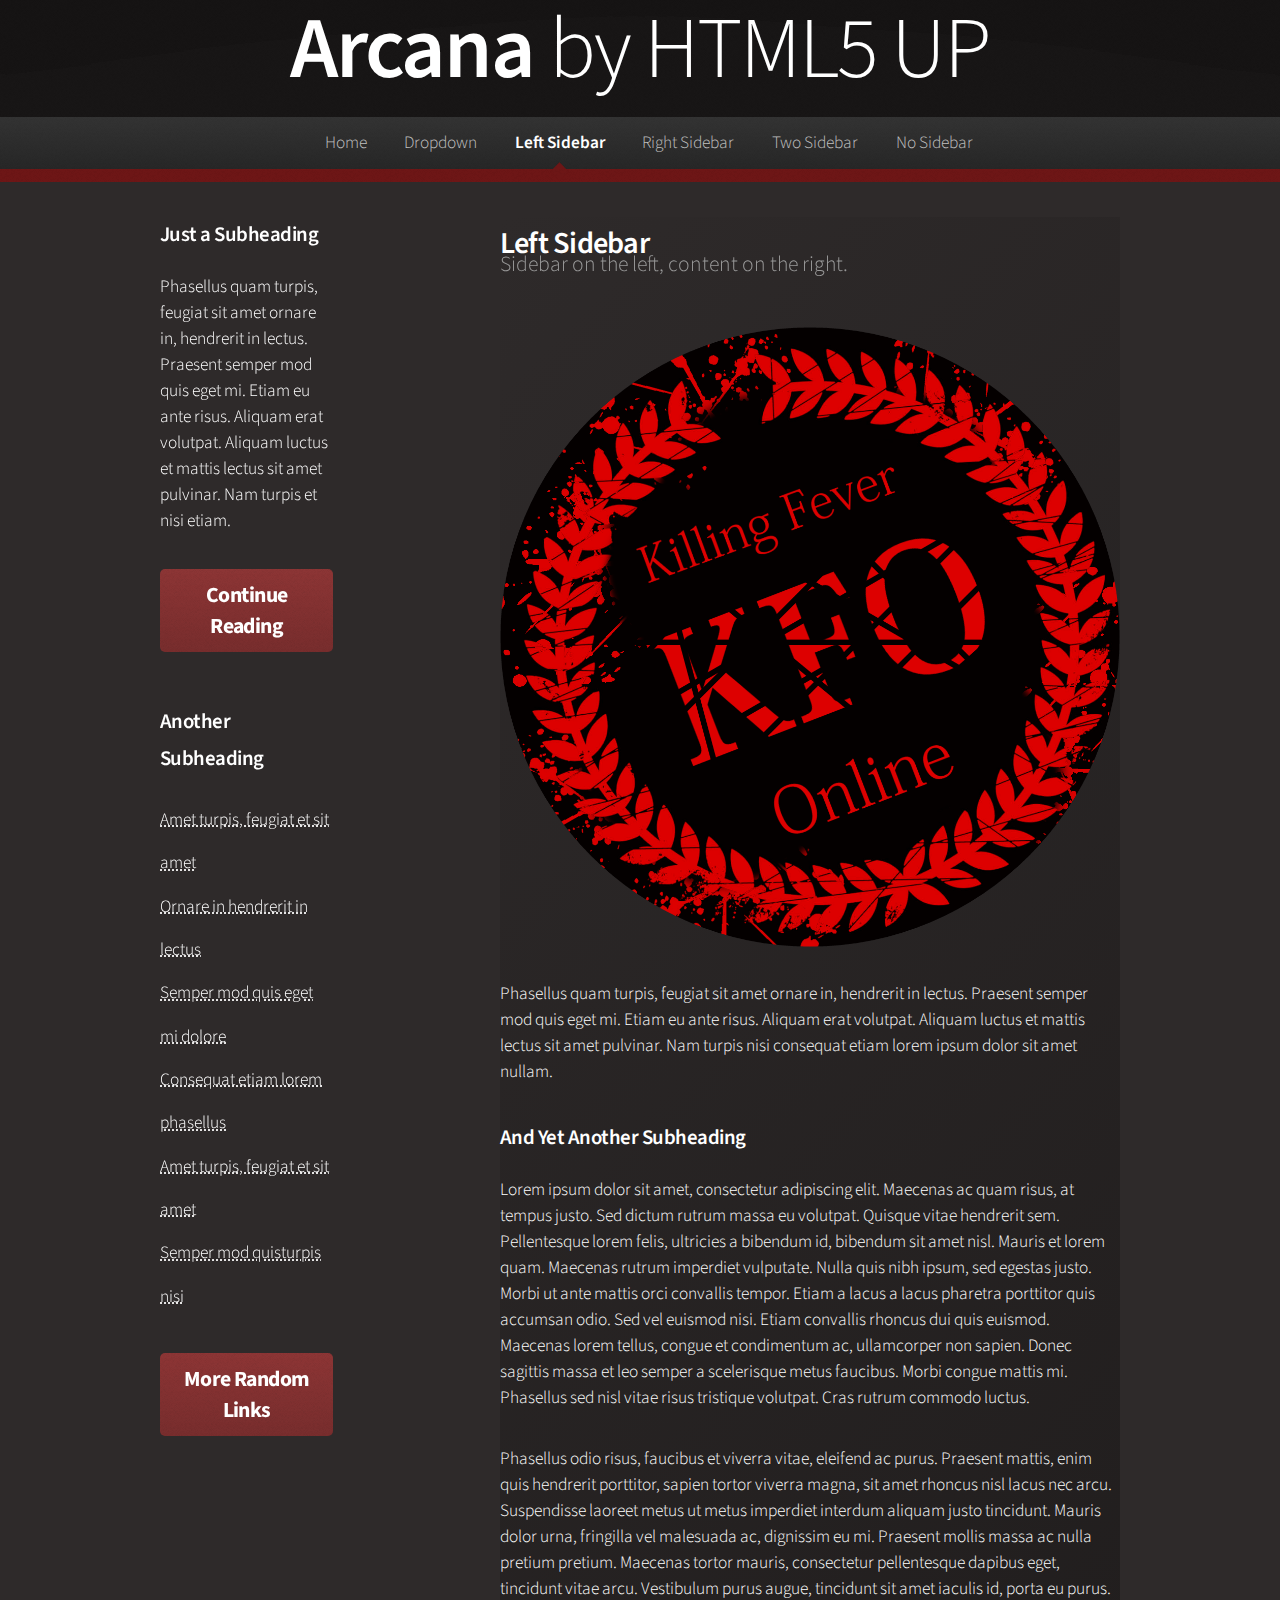
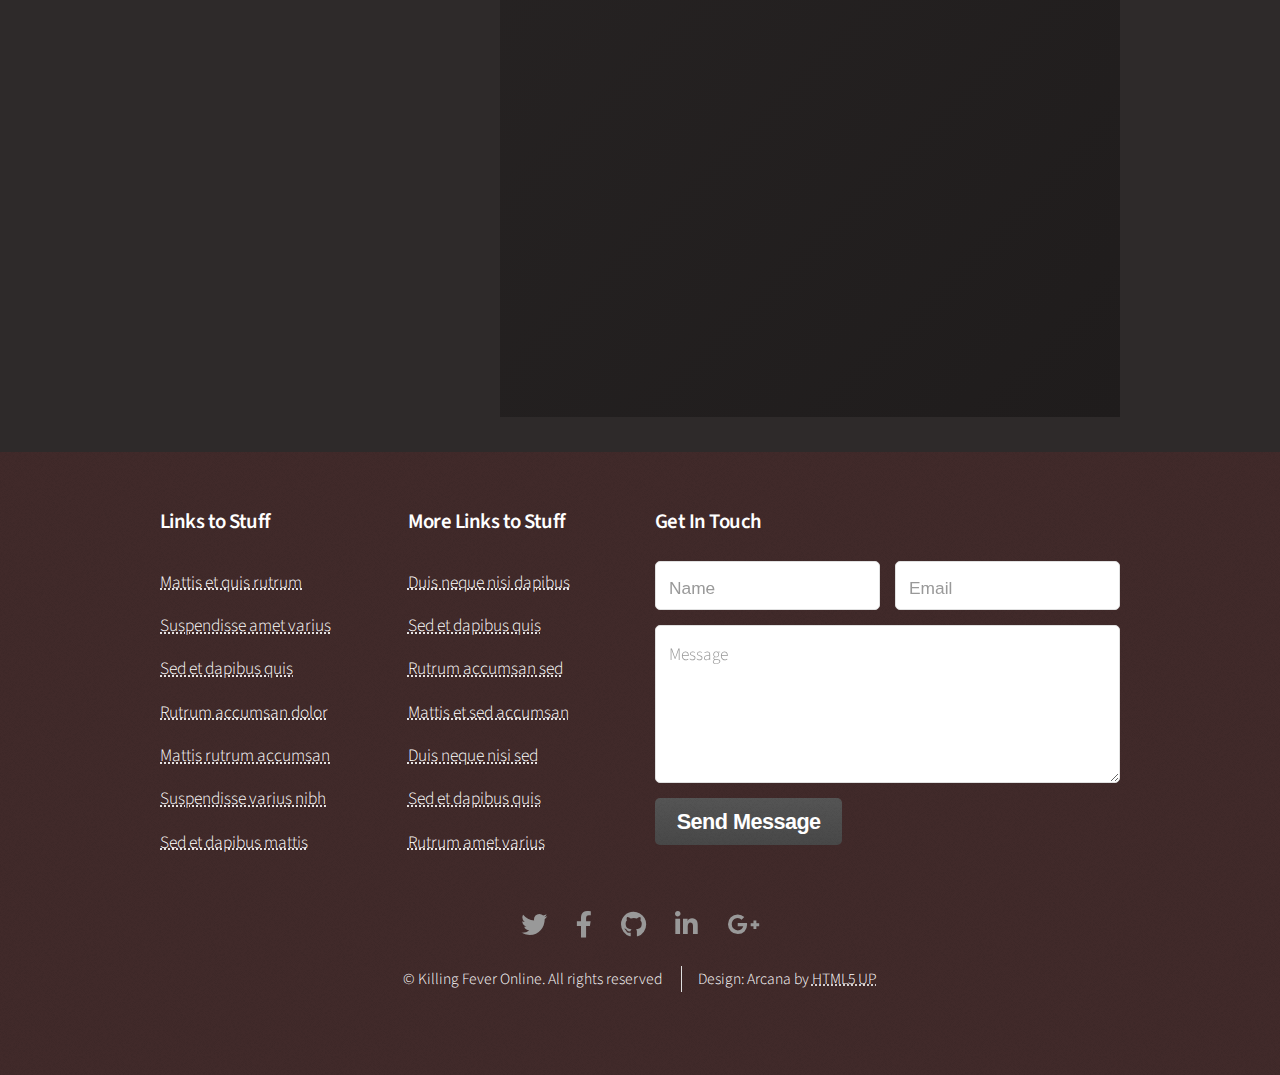
<file: left-sidebar.html>
<!DOCTYPE HTML>
<!--
	Arcana by HTML5 UP
	html5up.net | @ajlkn
	Free for personal and commercial use under the CCA 3.0 license (html5up.net/license)
-->
<html>

	<head>
		<title>Left Sidebar - Arcana by HTML5 UP</title>
		<meta charset="utf-8" />
		<meta name="viewport" content="width=device-width, initial-scale=1, user-scalable=no" />
		<link rel="stylesheet" href="assets/css/main.css" />
		<link rel="shortcut icon" type="image/x-icon" href="favicon.ico">
	</head>

	<body class="is-preload">
		<div id="page-wrapper">
			<!-- Header -->
			<div id="header">
				<!-- Logo -->
				<h1><a href="index.html" id="logo">Arcana <em>by HTML5 UP</em></a></h1>
				<!-- Nav -->
				<nav id="nav">
					<ul>
						<li><a href="index.html">Home</a></li>
						<li>
							<a href="#">Dropdown</a>
							<ul>
								<li><a href="#">Lorem dolor</a></li>
								<li><a href="#">Magna phasellus</a></li>
								<li><a href="#">Etiam sed tempus</a></li>
								<li>
									<a href="#">Submenu</a>
									<ul>
										<li><a href="#">Lorem dolor</a></li>
										<li><a href="#">Phasellus magna</a></li>
										<li><a href="#">Magna phasellus</a></li>
										<li><a href="#">Etiam nisl</a></li>
										<li><a href="#">Veroeros feugiat</a></li>
									</ul>
								</li>
								<li><a href="#">Veroeros feugiat</a></li>
							</ul>
						</li>
						<li class="current"><a href="left-sidebar.html">Left Sidebar</a></li>
						<li><a href="right-sidebar.html">Right Sidebar</a></li>
						<li><a href="two-sidebar.html">Two Sidebar</a></li>
						<li><a href="no-sidebar.html">No Sidebar</a></li>
					</ul>
				</nav>
			</div>
			<!-- Main -->
			<section class="wrapper style1">
				<div class="container">
					<div class="row gtr-200">
						<div class="col-4 col-12-narrower">
							<div id="sidebar">
								<!-- Sidebar -->
								<section>
									<h3>Just a Subheading</h3>
									<p>Phasellus quam turpis, feugiat sit amet ornare in, hendrerit in lectus. Praesent
										semper mod quis eget mi. Etiam eu ante risus. Aliquam erat volutpat. Aliquam
										luctus et mattis lectus sit amet pulvinar. Nam turpis et nisi etiam.</p>
									<footer>
										<a href="#" class="button">Continue Reading</a>
									</footer>
								</section>
								<section>
									<h3>Another Subheading</h3>
									<ul class="links">
										<li><a href="#">Amet turpis, feugiat et sit amet</a></li>
										<li><a href="#">Ornare in hendrerit in lectus</a></li>
										<li><a href="#">Semper mod quis eget mi dolore</a></li>
										<li><a href="#">Consequat etiam lorem phasellus</a></li>
										<li><a href="#">Amet turpis, feugiat et sit amet</a></li>
										<li><a href="#">Semper mod quisturpis nisi</a></li>
									</ul>
									<footer>
										<a href="#" class="button">More Random Links</a>
									</footer>
								</section>
							</div>
						</div>
						<div class="col-8  col-12-narrower imp-narrower">
							<div id="content">
								<!-- Content -->
								<article>
									<header>
										<h2>Left Sidebar</h2>
										<p>Sidebar on the left, content on the right.</p>
									</header>
									<span class="image featured"><img src="images/kfo.png" alt="" /></span>
									<p>Phasellus quam turpis, feugiat sit amet ornare in, hendrerit in lectus. Praesent
										semper mod quis eget mi. Etiam eu ante risus. Aliquam erat volutpat. Aliquam
										luctus et mattis lectus sit amet pulvinar. Nam turpis nisi consequat etiam lorem
										ipsum dolor sit amet nullam.</p>
									<h3>And Yet Another Subheading</h3>
									<p>Lorem ipsum dolor sit amet, consectetur adipiscing elit. Maecenas ac quam risus,
										at tempus justo. Sed dictum rutrum massa eu volutpat. Quisque vitae hendrerit
										sem. Pellentesque lorem felis, ultricies a bibendum id, bibendum sit amet nisl.
										Mauris et lorem quam. Maecenas rutrum imperdiet vulputate. Nulla quis nibh
										ipsum, sed egestas justo. Morbi ut ante mattis orci convallis tempor. Etiam a
										lacus a lacus pharetra porttitor quis accumsan odio. Sed vel euismod nisi. Etiam
										convallis rhoncus dui quis euismod. Maecenas lorem tellus, congue et condimentum
										ac, ullamcorper non sapien. Donec sagittis massa et leo semper a scelerisque
										metus faucibus. Morbi congue mattis mi. Phasellus sed nisl vitae risus tristique
										volutpat. Cras rutrum commodo luctus.</p>
									<p>Phasellus odio risus, faucibus et viverra vitae, eleifend ac purus. Praesent
										mattis, enim quis hendrerit porttitor, sapien tortor viverra magna, sit amet
										rhoncus nisl lacus nec arcu. Suspendisse laoreet metus ut metus imperdiet
										interdum aliquam justo tincidunt. Mauris dolor urna, fringilla vel malesuada ac,
										dignissim eu mi. Praesent mollis massa ac nulla pretium pretium. Maecenas tortor
										mauris, consectetur pellentesque dapibus eget, tincidunt vitae arcu. Vestibulum
										purus augue, tincidunt sit amet iaculis id, porta eu purus.</p>
								</article>
							</div>
						</div>
					</div>
				</div>
			</section>
			<!-- Footer -->
			<div id="footer">
				<div class="container">
					<div class="row">
						<section class="col-3 col-6-narrower col-12-mobilep">
							<h3>Links to Stuff</h3>
							<ul class="links">
								<li><a href="#">Mattis et quis rutrum</a></li>
								<li><a href="#">Suspendisse amet varius</a></li>
								<li><a href="#">Sed et dapibus quis</a></li>
								<li><a href="#">Rutrum accumsan dolor</a></li>
								<li><a href="#">Mattis rutrum accumsan</a></li>
								<li><a href="#">Suspendisse varius nibh</a></li>
								<li><a href="#">Sed et dapibus mattis</a></li>
							</ul>
						</section>
						<section class="col-3 col-6-narrower col-12-mobilep">
							<h3>More Links to Stuff</h3>
							<ul class="links">
								<li><a href="#">Duis neque nisi dapibus</a></li>
								<li><a href="#">Sed et dapibus quis</a></li>
								<li><a href="#">Rutrum accumsan sed</a></li>
								<li><a href="#">Mattis et sed accumsan</a></li>
								<li><a href="#">Duis neque nisi sed</a></li>
								<li><a href="#">Sed et dapibus quis</a></li>
								<li><a href="#">Rutrum amet varius</a></li>
							</ul>
						</section>
						<section class="col-6 col-12-narrower">
							<h3>Get In Touch</h3>
							<form>
								<div class="row gtr-50">
									<div class="col-6 col-12-mobilep">
										<input type="text" name="name" id="name" placeholder="Name" />
									</div>
									<div class="col-6 col-12-mobilep">
										<input type="email" name="email" id="email" placeholder="Email" />
									</div>
									<div class="col-12">
										<textarea name="message" id="message" placeholder="Message" rows="5"></textarea>
									</div>
									<div class="col-12">
										<ul class="actions">
											<li><input type="submit" class="button alt" value="Send Message" /></li>
										</ul>
									</div>
								</div>
							</form>
						</section>
					</div>
				</div>
				<!-- Icons -->
				<ul class="icons">
					<li><a href="#" class="icon brands fa-twitter"><span class="label">Twitter</span></a></li>
					<li><a href="#" class="icon brands fa-facebook-f"><span class="label">Facebook</span></a></li>
					<li><a href="#" class="icon brands fa-github"><span class="label">GitHub</span></a></li>
					<li><a href="#" class="icon brands fa-linkedin-in"><span class="label">LinkedIn</span></a></li>
					<li><a href="#" class="icon brands fa-google-plus-g"><span class="label">Google+</span></a></li>
				</ul>
				<!-- Copyright -->
				<div class="copyright">
					<ul class="menu">
						<li>&copy; Killing Fever Online. All rights reserved</li>
						<li>Design: Arcana by <a href="http://html5up.net">HTML5 UP</a></li>
					</ul>
				</div>
			</div>
		</div>
		<!-- Scripts -->
		<script src="assets/js/jquery.min.js"></script>
		<script src="assets/js/jquery.dropotron.min.js"></script>
		<script src="assets/js/browser.min.js"></script>
		<script src="assets/js/breakpoints.min.js"></script>
		<script src="assets/js/util.js"></script>
		<script src="assets/js/main.js"></script>
	</body>

</html>
</file>
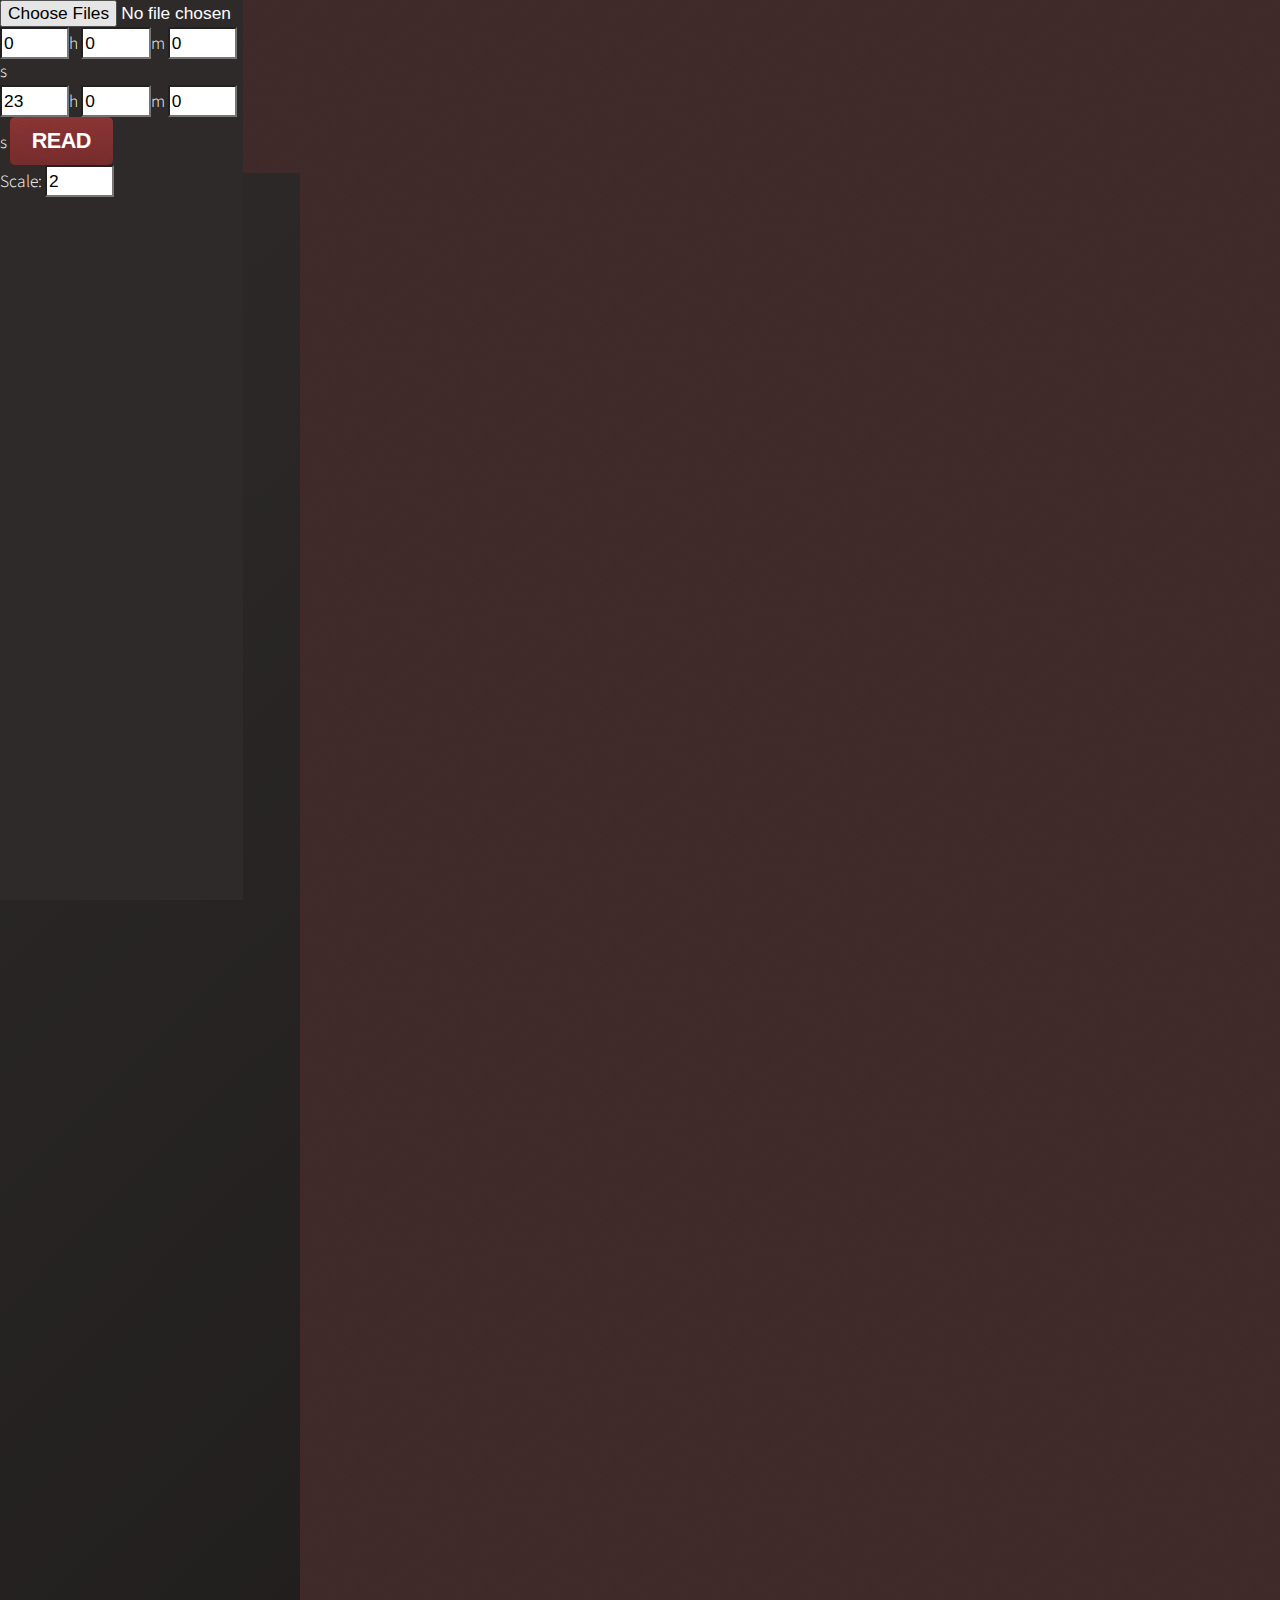
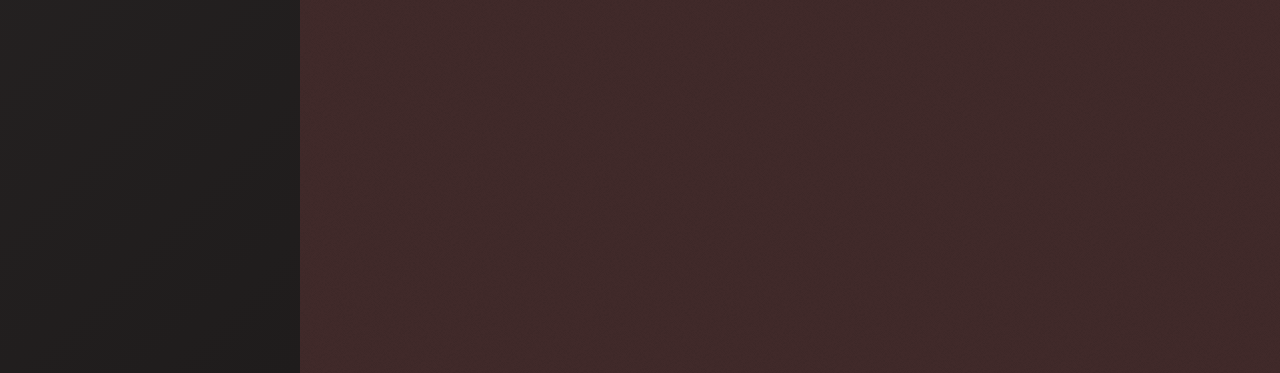
<file: log_reader.html>
<!DOCTYPE HTML>
<!--
	Arcana by HTML5 UP
	html5up.net | @ajlkn
	Free for personal and commercial use under the CCA 3.0 license (html5up.net/license)
-->
<html>

	<head>
		<title>Log Reader - Killing Fever Online</title>
		<meta charset="utf-8" />
		<meta name="viewport" content="width=device-width, initial-scale=1, user-scalable=no" />
		<link rel="stylesheet" href="assets/css/main.css" />
		<link rel="shortcut icon" type="image/x-icon" href="favicon.ico">
	</head>

	<body class="is-preload">
		<div id="page-wrapper">
			<!-- Main -->
			<div id="graphHeader" ref="header">
			</div>
			<div id="container">
				<div id="container">
					<div id="controlPanel">
						<input type="file" id="file-selector" accept=".log" multiple>
						<input type="number" min=0 max=59 id="fromHour" value=0 style="color: black;">h <input
							type="number" min=0 max=59 id="fromMinute" value=0 style="color: black;">m <input
							type="number" min=0 max=59 id="fromSecond" value=0 style="color: black;">s <br>
						<input type="number" min=0 max=59 id="toHour" value=23 style="color: black;">h <input
							type="number" min=0 max=59 id="toMinute" value=0 style="color: black;">m <input
							type="number" min=0 max=59 id="toSecond" value=0 style="color: black;">s <button
							id="readbtn">READ</button>
						<br> Scale: <input type="number" min=1 id="Scale" value=2 style="color: black;">
						<ul id="nameList">
					</div>
					<div id="content" ref="content">
						<div id="timeline"></div>
					</div>
				</div>
				<!-- Footer -->
				<div id="footer">
				</div>
			</div>
			<!-- Scripts -->
			<script src="assets/js/jquery.min.js"></script>
			<script src="assets/js/jquery.dropotron.min.js"></script>
			<script src="assets/js/browser.min.js"></script>
			<script src="assets/js/breakpoints.min.js"></script>
			<script src="assets/js/util.js"></script>
			<script src="assets/js/log_reader.js"></script>
			<script src="assets/js/jquery.svg.js"></script>
			<script src="assets/js/jquery.svgdom.js"></script>
	</body>

</html>
</file>
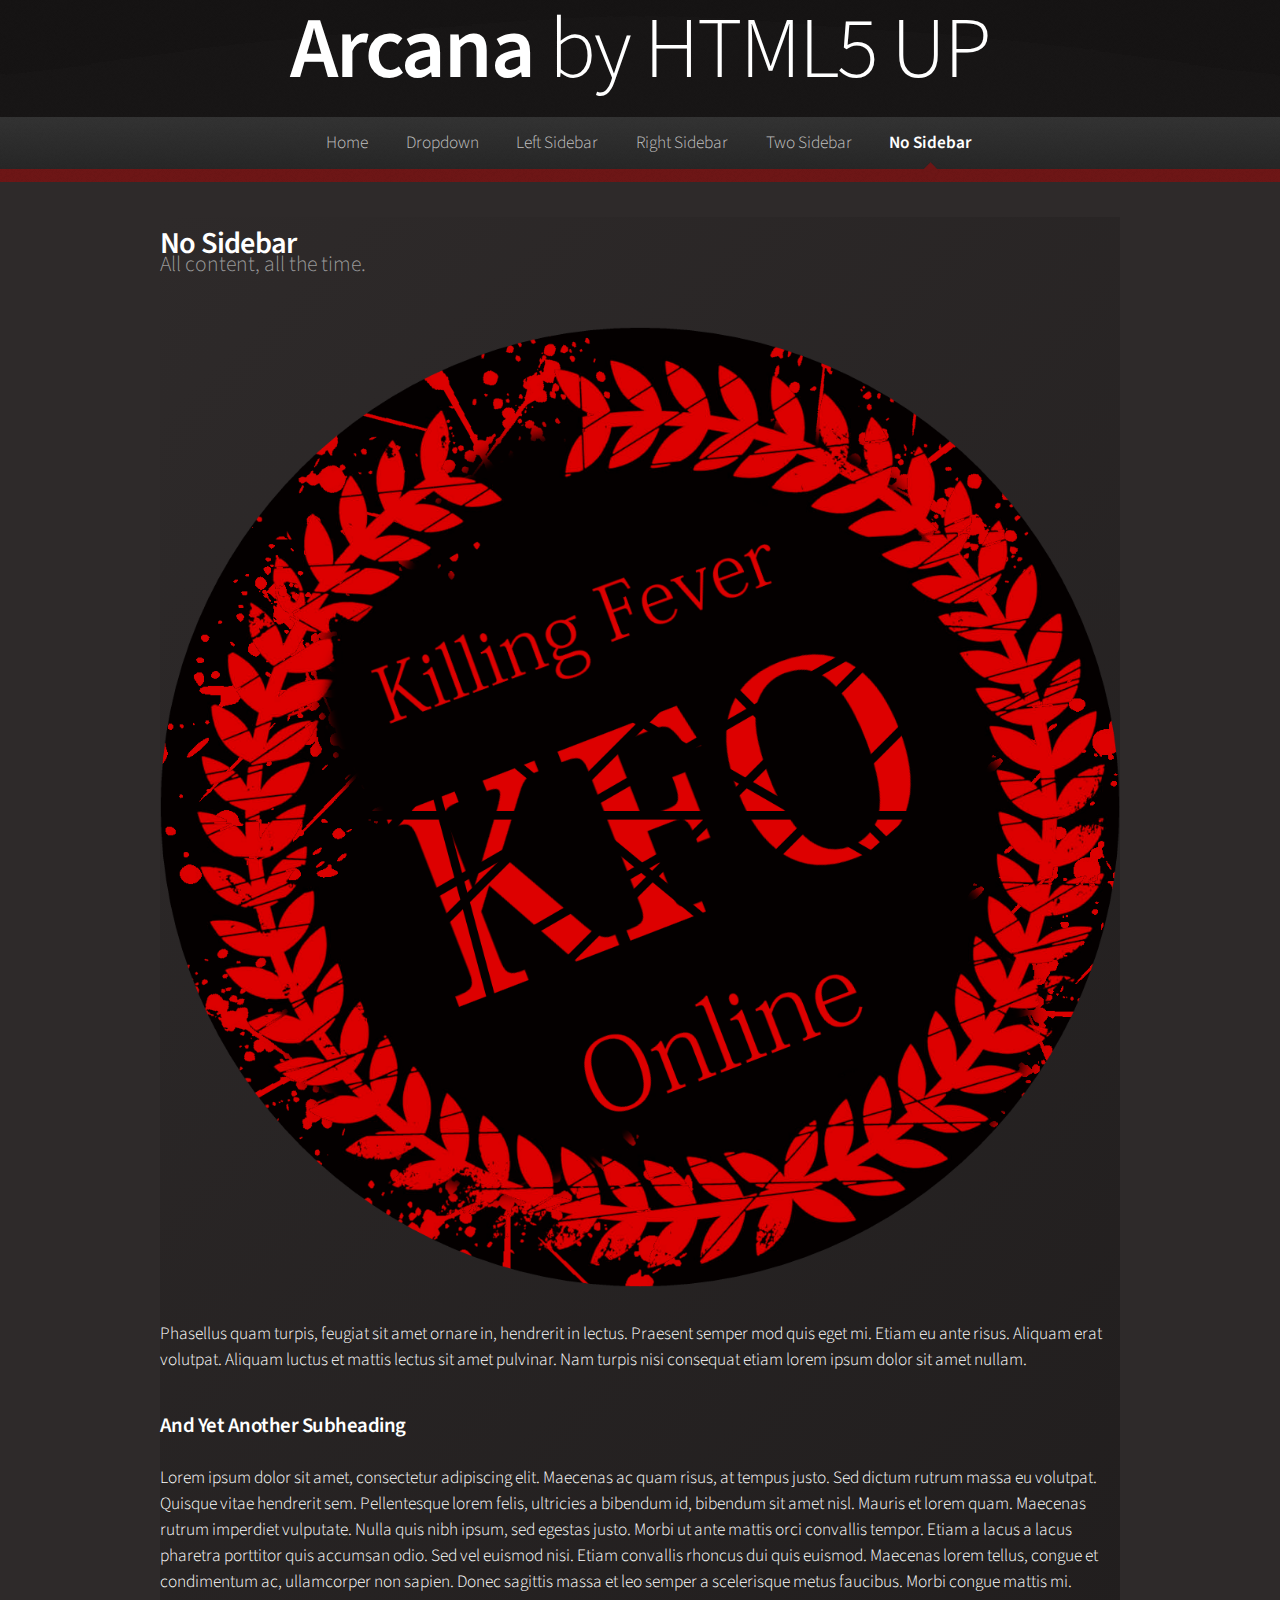
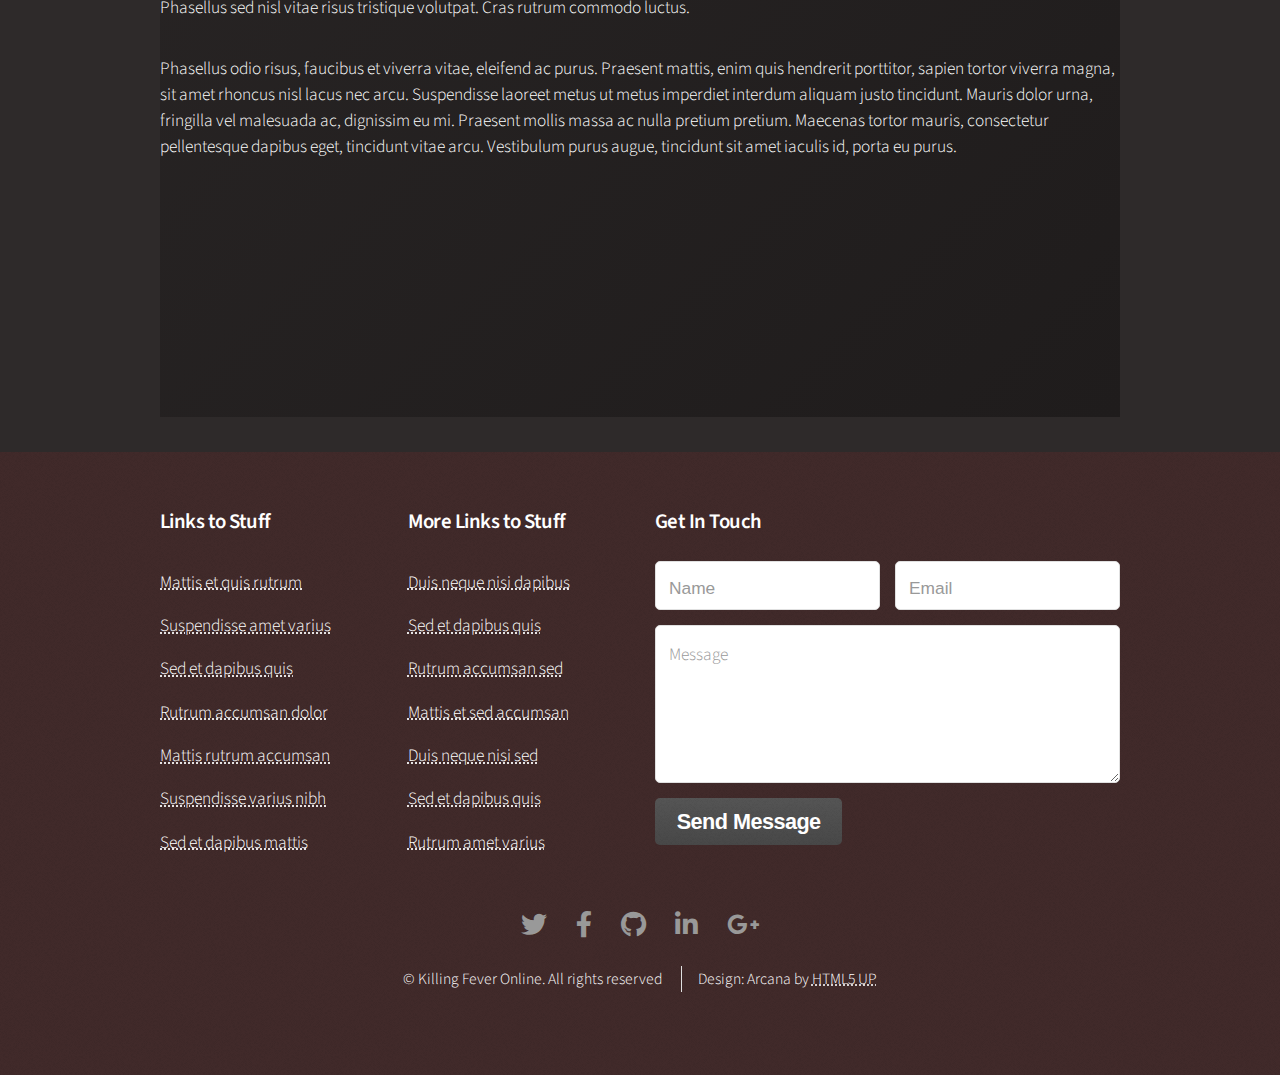
<file: no-sidebar.html>
<!DOCTYPE HTML>
<!--
	Arcana by HTML5 UP
	html5up.net | @ajlkn
	Free for personal and commercial use under the CCA 3.0 license (html5up.net/license)
-->
<html>

	<head>
		<title>No Sidebar - Arcana by HTML5 UP</title>
		<meta charset="utf-8" />
		<meta name="viewport" content="width=device-width, initial-scale=1, user-scalable=no" />
		<link rel="stylesheet" href="assets/css/main.css" />
		<link rel="shortcut icon" type="image/x-icon" href="favicon.ico">
	</head>

	<body class="is-preload">
		<div id="page-wrapper">
			<!-- Header -->
			<div id="header">
				<!-- Logo -->
				<h1><a href="index.html" id="logo">Arcana <em>by HTML5 UP</em></a></h1>
				<!-- Nav -->
				<nav id="nav">
					<ul>
						<li><a href="index.html">Home</a></li>
						<li>
							<a href="#">Dropdown</a>
							<ul>
								<li><a href="#">Lorem dolor</a></li>
								<li><a href="#">Magna phasellus</a></li>
								<li><a href="#">Etiam sed tempus</a></li>
								<li>
									<a href="#">Submenu</a>
									<ul>
										<li><a href="#">Lorem dolor</a></li>
										<li><a href="#">Phasellus magna</a></li>
										<li><a href="#">Magna phasellus</a></li>
										<li><a href="#">Etiam nisl</a></li>
										<li><a href="#">Veroeros feugiat</a></li>
									</ul>
								</li>
								<li><a href="#">Veroeros feugiat</a></li>
							</ul>
						</li>
						<li><a href="left-sidebar.html">Left Sidebar</a></li>
						<li><a href="right-sidebar.html">Right Sidebar</a></li>
						<li><a href="two-sidebar.html">Two Sidebar</a></li>
						<li class="current"><a href="no-sidebar.html">No Sidebar</a></li>
					</ul>
				</nav>
			</div>
			<!-- Main -->
			<section class="wrapper style1">
				<div class="container">
					<div id="content">
						<!-- Content -->
						<article>
							<header>
								<h2>No Sidebar</h2>
								<p>All content, all the time.</p>
							</header>
							<span class="image featured"><img src="images/kfo.png" alt="" /></span>
							<p>Phasellus quam turpis, feugiat sit amet ornare in, hendrerit in lectus. Praesent semper
								mod quis eget mi. Etiam eu ante risus. Aliquam erat volutpat. Aliquam luctus et mattis
								lectus sit amet pulvinar. Nam turpis nisi consequat etiam lorem ipsum dolor sit amet
								nullam.</p>
							<h3>And Yet Another Subheading</h3>
							<p>Lorem ipsum dolor sit amet, consectetur adipiscing elit. Maecenas ac quam risus, at
								tempus justo. Sed dictum rutrum massa eu volutpat. Quisque vitae hendrerit sem.
								Pellentesque lorem felis, ultricies a bibendum id, bibendum sit amet nisl. Mauris et
								lorem quam. Maecenas rutrum imperdiet vulputate. Nulla quis nibh ipsum, sed egestas
								justo. Morbi ut ante mattis orci convallis tempor. Etiam a lacus a lacus pharetra
								porttitor quis accumsan odio. Sed vel euismod nisi. Etiam convallis rhoncus dui quis
								euismod. Maecenas lorem tellus, congue et condimentum ac, ullamcorper non sapien. Donec
								sagittis massa et leo semper a scelerisque metus faucibus. Morbi congue mattis mi.
								Phasellus sed nisl vitae risus tristique volutpat. Cras rutrum commodo luctus.</p>
							<p>Phasellus odio risus, faucibus et viverra vitae, eleifend ac purus. Praesent mattis, enim
								quis hendrerit porttitor, sapien tortor viverra magna, sit amet rhoncus nisl lacus nec
								arcu. Suspendisse laoreet metus ut metus imperdiet interdum aliquam justo tincidunt.
								Mauris dolor urna, fringilla vel malesuada ac, dignissim eu mi. Praesent mollis massa ac
								nulla pretium pretium. Maecenas tortor mauris, consectetur pellentesque dapibus eget,
								tincidunt vitae arcu. Vestibulum purus augue, tincidunt sit amet iaculis id, porta eu
								purus.</p>
						</article>
					</div>
				</div>
			</section>
			<!-- Footer -->
			<div id="footer">
				<div class="container">
					<div class="row">
						<section class="col-3 col-6-narrower col-12-mobilep">
							<h3>Links to Stuff</h3>
							<ul class="links">
								<li><a href="#">Mattis et quis rutrum</a></li>
								<li><a href="#">Suspendisse amet varius</a></li>
								<li><a href="#">Sed et dapibus quis</a></li>
								<li><a href="#">Rutrum accumsan dolor</a></li>
								<li><a href="#">Mattis rutrum accumsan</a></li>
								<li><a href="#">Suspendisse varius nibh</a></li>
								<li><a href="#">Sed et dapibus mattis</a></li>
							</ul>
						</section>
						<section class="col-3 col-6-narrower col-12-mobilep">
							<h3>More Links to Stuff</h3>
							<ul class="links">
								<li><a href="#">Duis neque nisi dapibus</a></li>
								<li><a href="#">Sed et dapibus quis</a></li>
								<li><a href="#">Rutrum accumsan sed</a></li>
								<li><a href="#">Mattis et sed accumsan</a></li>
								<li><a href="#">Duis neque nisi sed</a></li>
								<li><a href="#">Sed et dapibus quis</a></li>
								<li><a href="#">Rutrum amet varius</a></li>
							</ul>
						</section>
						<section class="col-6 col-12-narrower">
							<h3>Get In Touch</h3>
							<form>
								<div class="row gtr-50">
									<div class="col-6 col-12-mobilep">
										<input type="text" name="name" id="name" placeholder="Name" />
									</div>
									<div class="col-6 col-12-mobilep">
										<input type="email" name="email" id="email" placeholder="Email" />
									</div>
									<div class="col-12">
										<textarea name="message" id="message" placeholder="Message" rows="5"></textarea>
									</div>
									<div class="col-12">
										<ul class="actions">
											<li><input type="submit" class="button alt" value="Send Message" /></li>
										</ul>
									</div>
								</div>
							</form>
						</section>
					</div>
				</div>
				<!-- Icons -->
				<ul class="icons">
					<li><a href="#" class="icon brands fa-twitter"><span class="label">Twitter</span></a></li>
					<li><a href="#" class="icon brands fa-facebook-f"><span class="label">Facebook</span></a></li>
					<li><a href="#" class="icon brands fa-github"><span class="label">GitHub</span></a></li>
					<li><a href="#" class="icon brands fa-linkedin-in"><span class="label">LinkedIn</span></a></li>
					<li><a href="#" class="icon brands fa-google-plus-g"><span class="label">Google+</span></a></li>
				</ul>
				<!-- Copyright -->
				<div class="copyright">
					<ul class="menu">
						<li>&copy; Killing Fever Online. All rights reserved</li>
						<li>Design: Arcana by <a href="http://html5up.net">HTML5 UP</a></li>
					</ul>
				</div>
			</div>
		</div>
		<!-- Scripts -->
		<script src="assets/js/jquery.min.js"></script>
		<script src="assets/js/jquery.dropotron.min.js"></script>
		<script src="assets/js/browser.min.js"></script>
		<script src="assets/js/breakpoints.min.js"></script>
		<script src="assets/js/util.js"></script>
		<script src="assets/js/main.js"></script>
	</body>

</html>
</file>
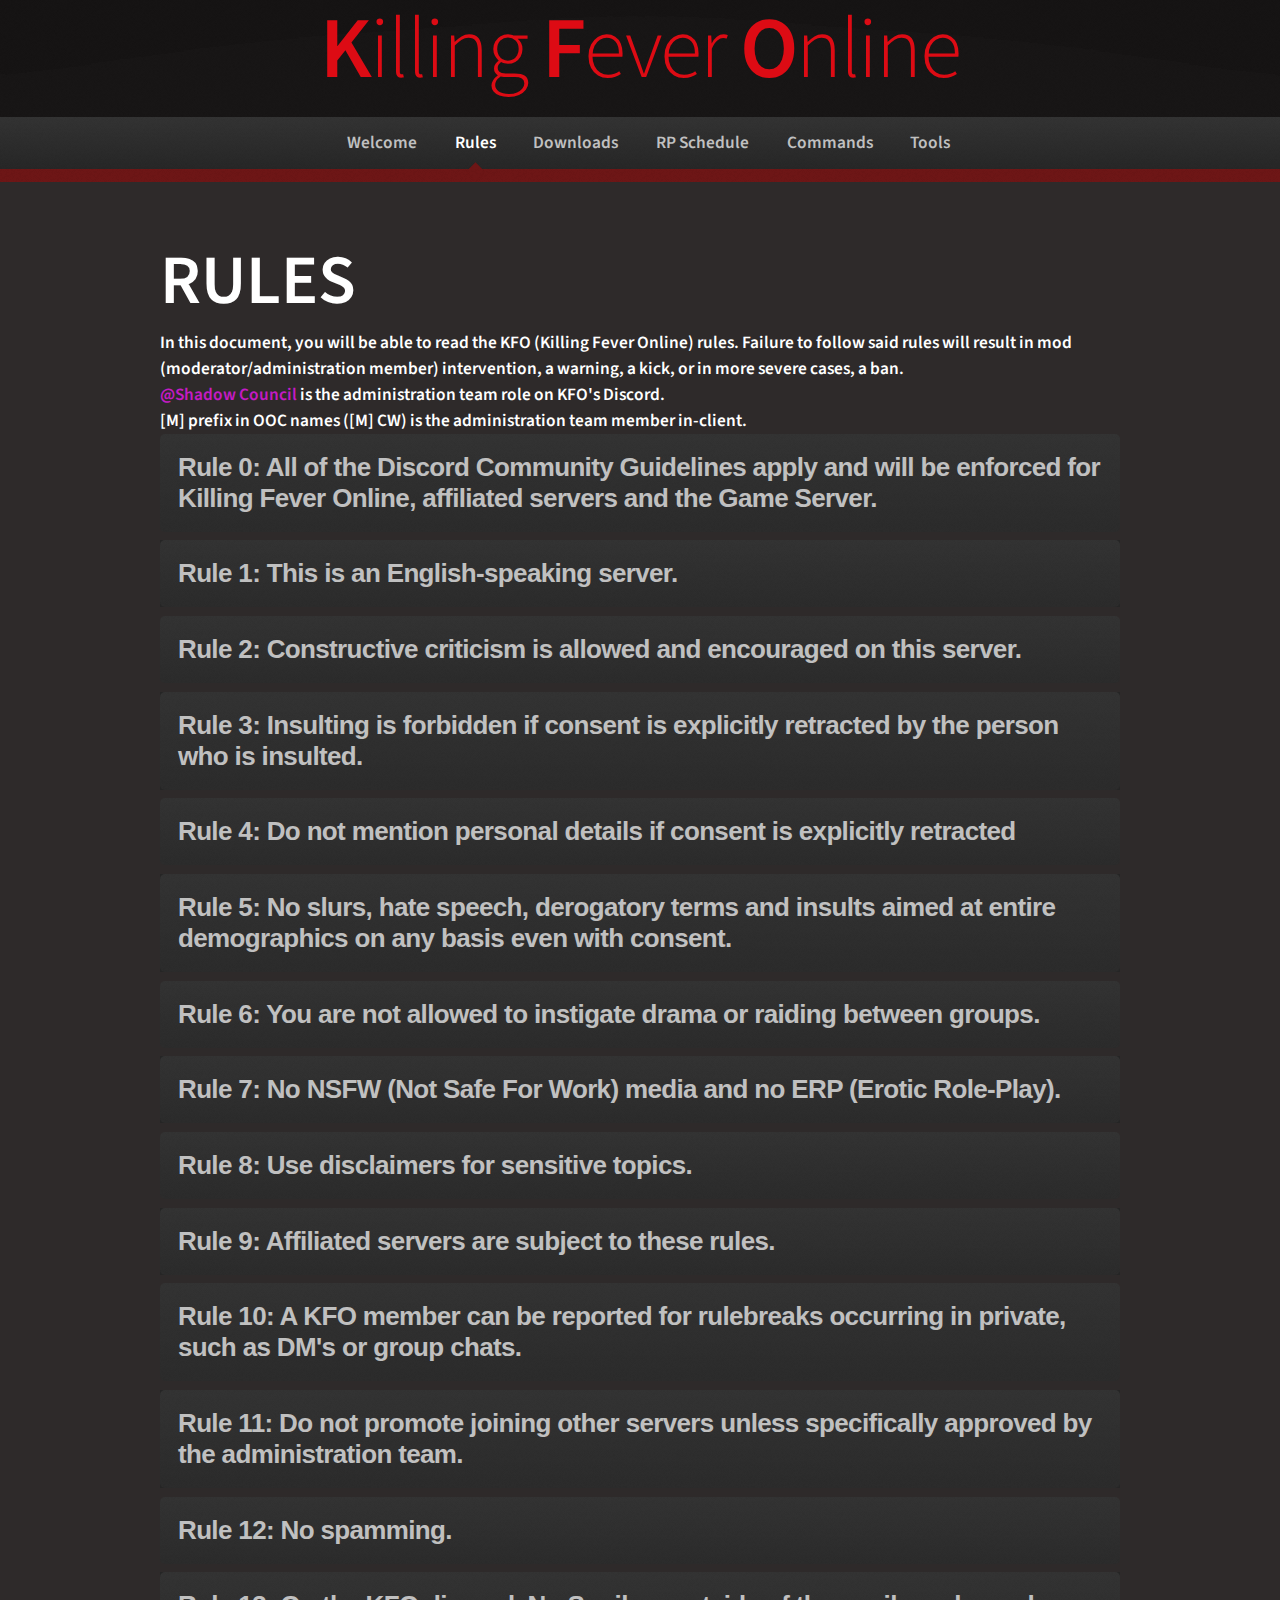
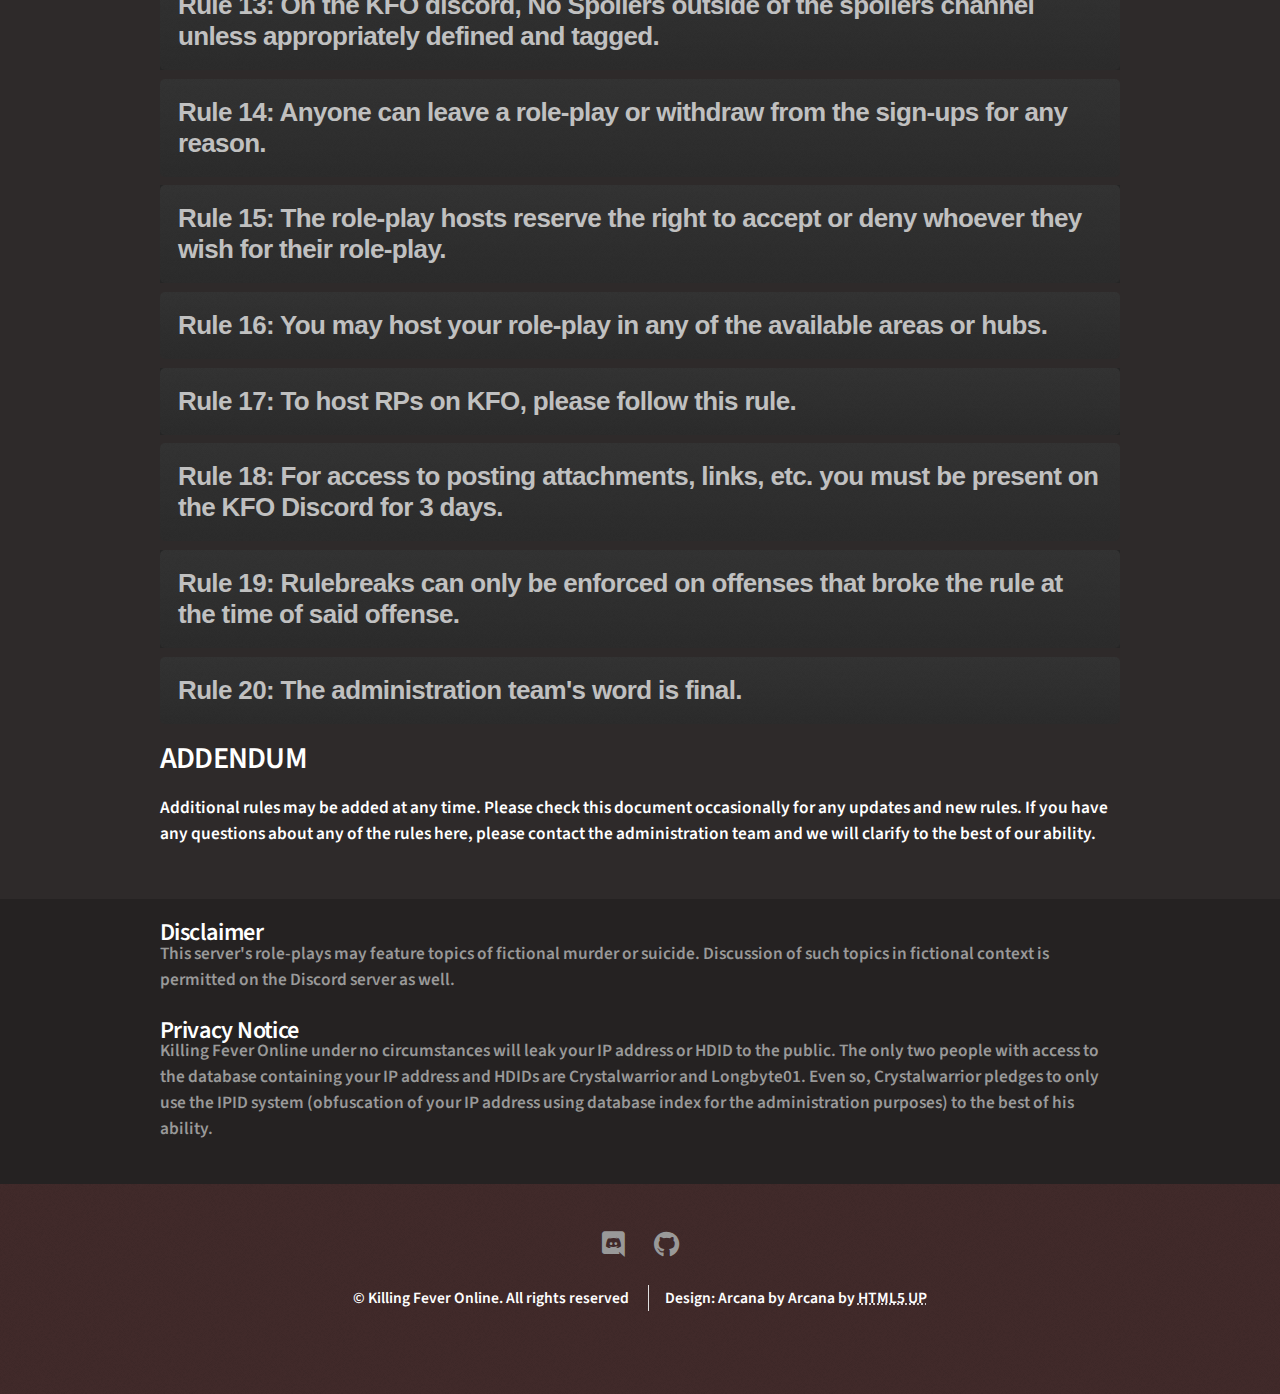
<file: rules.html>
<!DOCTYPE HTML>
<!--
	Arcana by HTML5 UP
	html5up.net | @ajlkn
	Free for personal and commercial use under the CCA 3.0 license (html5up.net/license)
-->
<html>

	<head>
		<title>Rules - Killing Fever Online</title>
		<meta charset="utf-8" />
		<meta name="viewport" content="width=device-width, initial-scale=1, user-scalable=no" />
		<link rel="stylesheet" href="assets/css/main.css" />
		<link rel="shortcut icon" type="image/x-icon" href="favicon.ico">
	</head>

	<body class="is-preload">
		<script src='https://storage.ko-fi.com/cdn/scripts/overlay-widget.js'></script>
		<script>
			kofiWidgetOverlay.draw('alexnoir', {
				'type': 'floating-chat',
				'floating-chat.donateButton.text': 'Support me',
				'floating-chat.donateButton.background-color': '#d9534f',
				'floating-chat.donateButton.text-color': '#fff'
			});
		</script>
		<div id="page-wrapper">
			<!-- Header -->
			<div id="header">
				<!-- Logo -->
				<h1>
					<a href="index.html" id="logo">
						<b id="logoLight">K<em id="logodark">illing </em>F<em id="logodark">ever </em>O<em
								id="logodark">nline</em>
					</a>
				</h1>
				<!-- Nav -->
				<nav id="nav">
					<ul>
						<li><a href="index.html">Welcome</a></li>
						<!---
							<li>
								<a href="#">Dropdown</a>
								<ul>
									<li><a href="#">Lorem dolor</a></li>
									<li><a href="#">Magna phasellus</a></li>
									<li><a href="#">Etiam sed tempus</a></li>
									<li>
										<a href="#">Submenu</a>
										<ul>
											<li><a href="#">Lorem dolor</a></li>
											<li><a href="#">Phasellus magna</a></li>
											<li><a href="#">Magna phasellus</a></li>
											<li><a href="#">Etiam nisl</a></li>
											<li><a href="#">Veroeros feugiat</a></li>
										</ul>
									</li>
									<li><a href="#">Veroeros feugiat</a></li>
								</ul>
							</li>-->
						<li class="current"><a href="rules.html">Rules</a></li>
						<li><a href="downloads.html">Downloads</a></li>
						<li><a href="https://teamup.com/ksp9roh1xhbos7qudm" target="_blank">RP Schedule</a></li>
						<li><a href="commands.html">Commands</a></li>
						<li>
							<a>Tools</a>
							<ul>
								<li class="dropItem"><a href="log_reader.html" target="_blank">Log Reader</a></li>
							</ul>
						</li>
					</ul>
				</nav>
			</div>
			<!-- Main -->
			<section class="wrapper ruleIntro">
				<div class="container">
					<div class="title">RULES</div> In this document, you will be able to read the KFO (Killing Fever
					Online) rules. Failure to follow said rules will result in mod (moderator/administration member)
					intervention, a warning, a kick, or in more severe cases, a ban. <br> <b
						style="color:rgb(196, 27, 196);">@Shadow Council</b> is the administration team role on KFO's
					Discord. <br>[M] prefix in OOC names ([M] CW) is the administration team member in-client.
				</div>
				<div class="container rule">
					<button type="button" class="collapsible">Rule 0: All of the Discord Community Guidelines apply and
						will be enforced for Killing Fever Online, affiliated servers and the Game Server. </button>
					<div class="content"> Killing Fever Online is a <a
							href="https://support.discord.com/hc/en-us/articles/360035969312" target="_blank">Public
							Discord Community Server</a> and has a responsibility to uphold the <a
							href="https://discord.com/guidelines" target="_blank">Discord Community Guidelines</a>.
						These same guidelines apply and will be enforced for the game server and affiliated servers (RP
						Discords etc.) where applicable.</div>
				</div>
				<div class="container rule">
					<button type="button" class="collapsible">Rule 1: This is an English-speaking server.</button>
					<div class="content"> Please use the English language during full conversation in Discord and
						Out-Of-Character (OOC) chat. You are permitted to use a different language during a role-play so
						long as the role-play hosts have allowed it. Affiliated servers (RP Discords etc.) are allowed
						to speak different language(s) as long as it is clear in the rules of that server.</div>
				</div>
				<div class="container rule">
					<button type="button" class="collapsible">Rule 2: Constructive criticism is allowed and encouraged
						on this server.</button>
					<div class="content"> By Constructive Criticism we mean criticizing characters, role-plays, game
						modes, role-play hosts, games, etc. without making it personal - "Oh, this character was
						garbage. They didn't even act like a human being." is fine, as it does not imply the player
						behind that character is unable to act like a human being. You are also allowed to criticize
						past actions and behaviors of members of the community on the server and it will not be
						considered under the "personal details" rule. </div>
				</div>
				<div class="container rule">
					<button type="button" class="collapsible">Rule 3: Insulting is forbidden if consent is explicitly
						retracted by the person who is insulted. </button>
					<div class="content"> "Explicitly retracted" means that consent is assumed unless specified
						otherwise, which can be done either publicly towards the person insulting or brought to the
						moderators so they can retract consent on their behalf. Banter, which is insulting someone with
						their consent, is allowed. </div>
				</div>
				<div class="container rule">
					<button type="button" class="collapsible">Rule 4: Do not mention personal details if consent is
						explicitly retracted</button>
					<div class="content">Consent is NOT assumed unless specified otherwise. While a person's personal
						life should generally be left off limits, you are allowed to mention aspects of someone's life
						as long as it's with their consent. Should a person find their likeness used in a discussion
						uncomfortable or unacceptable, they have the right to ask for the conversation to exclude them.
						<br> Insulting or criticizing anyone personally, including but not limited to their race,
						ethnicity, caste, national origin, sex, gender identity, gender presentation, sexual
						orientation, religious affiliation, age, serious illness, disabilities, or other protected
						classifications and anything prejudiced is strictly forbidden. <br> <b>EXCEPTION</b>: Affiliated
						servers (RP Discords etc.) are allowed to have insults or criticisms to anyone personally but
						only with consent. If such jokes are being made when consent is broken, the rule is considered
						to be broken and administrative action will be taken against offending parties. </div>
				</div>
				<div class="container rule">
					<button type="button" class="collapsible">Rule 5: No slurs, hate speech, derogatory terms and
						insults aimed at entire demographics on any basis even with consent.</button>
					<div class="content"> You may not employ slurs, hate speech, derogatory terms and insults aimed at
						entire demographics, groups or minorities on any basis even with consent, such speech included
						but not limited to: <br> n*gger, f*ggot, r*tard, sp*stic, m*ngoloid, ch*nk, tr*nny, etc. </div>
				</div>
				<div class="container rule">
					<button type="button" class="collapsible">Rule 6: You are not allowed to instigate drama or raiding
						between groups.</button>
					<div class="content"> You may not insult or criticize every member of a group as a whole, be it a
						different Attorney Online server, role-playing group, a fanbase, etc. <br> You are not allowed
						to raid and harass those groups while differentiating yourself as a KFO user. The same is
						expected from those groups in regards to KFO! Harassment of a group or members of a group is in
						breach of <a href="https://discord.com/guidelines" target="_blank">Discord Community
							Guidelines</a> and will be enforced accordingly. <br> You are allowed to discuss your
						personal experience with a particular group as long as it is made clear you are not referring to
						everyone who is part of that group. For example, saying "Undertale fans are shitlords" is not
						allowed because anyone who identifies themselves as "a fan of Undertale" is criticized and
						insulted regardless if it's fair. However, saying "Certain Undertale fans are shitlords" is
						allowed as you're not insulting everyone who's part of that group as "shitlords", just certain
						people you personally take issue with, and you do not have to name them. <br> Serious unproven
						allegations against groups or their individuals such as activities in breach of <a
							href="https://discord.com/guidelines" target="_blank">Discord Community Guidelines</a> or
						the law (sexualization of minors, illegal activities etc.) must be taken to the administration
						staff for a full investigation and/or reported to Discord. It is not allowed to make such
						allegations in public. </div>
				</div>
				<div class="container rule">
					<button type="button" class="collapsible">Rule 7: No NSFW (Not Safe For Work) media and no ERP
						(Erotic Role-Play). </button>
					<div class="content"> Going into explicit detail of sexual acts is forbidden. Implication of sexual
						acts or a non-explicit statement of the act is allowed as long as it isn't detailed and follows
						the Disclaimer rule (Rule 8).<br> Any media posted must contain room for doubt of its explicit
						nature. Censoring, cropping, etc. must alter the underlying context of the media enough to
						create room for doubt. <br> Excessively graphic artistic depictions of violence including
						mangled or dismembered bodies or body parts must follow the disclaimer rule and must always be
						spoiler tagged. <br> In-Character rape is forbidden under any circumstances even if the
						role-play has a disclaimer. Rape can be part of somebody's backstory or discussed In-Character
						only with a disclaimer (Rule 8). <br> Sexualizing minors or characters that obviously look like
						minors is forbidden under any circumstances, even with disclaimers. If there's doubt over
						whether something counts as sexualizing minors, consider asking a mod.</div>
				</div>
				<div class="container rule">
					<button type="button" class="collapsible">Rule 8: Use disclaimers for sensitive topics.</button>
					<div class="content">
						<b>Any depiction or discussion of serious abuse, intense violence or sexual acts</b> without
						directly infringing on the NSFW rule (Rule 6) must be <b
							style="background-color: rgb(70, 70, 70); color:rgb(201, 201, 201)">||spoiler-tagged||</b>
						with a content warning and/or moved to a relevant age-restricted channel such as <b
							class="channel">#serious-topics</b> on the KFO Discord.<br>Discussing such topics in an
						Out-Of-Character manner on the game server or affiliated servers (RP Discords etc.) must only
						occur with mutual consent from anyone with access to that space. <b>Role-plays</b> diving into
						<b>risky or provocative topics</b> that would be <b>relevant to this rule</b> or <b>feature
							derogatory terms</b> terms that would be otherwise unacceptable must also contain a
						disclaimer/content warning on the main doc and the sign-up announcement that is clearly
						communicated to anyone who wishes to know about the role-play. <br>
						<b>DISCLAIMER</b>: The administration team reserves the right to forbid a role-play from using
						derogatory terms, serious abuse, intense violence or sexual acts and discussion of such topics
						if by the administration team's sole discretion they determine such depictions/discussions to be
						excessive or offensive.
					</div>
				</div>
				<div class="container rule">
					<button type="button" class="collapsible">Rule 9: Affiliated servers are subject to these
						rules.</button>
					<div class="content"> A server may be a discord server, a game server, teamspeak, etc. <br> A server
						is considered affiliated if the link to join that server is publicly accessible from the Killing
						Fever Online Discord, such as linking a roleplay discord in the <b
							class="channel">#rp-announcements</b> channel, in the main doc of the roleplay, having it in
						the sign-up form, etc. <br> A server is considered affiliated if the owner of that server claims
						affiliation and the Killing Fever Online administration confirms that claim. <br> A server is
						considered no longer affiliated two weeks after any of the above conditions are no longer true -
						for example, if a roleplay hosted on KFO ends, the invite link is no longer available and the
						owner of that server retracts affiliation from Killing Fever Online. The rules still have to be
						enforced within that two week period, and all rule breaks occurring at the time of affiliation
						can still be acted on.</div>
				</div>
				<div class="container rule">
					<button type="button" class="collapsible">Rule 10: A KFO member can be reported for rulebreaks
						occurring in private, such as DM's or group chats.</button>
					<div class="content"> You are allowed and encouraged to contact the administration team with proof
						of the incident, such as screenshots of DM's etc. </div>
				</div>
				<div class="container rule">
					<button type="button" class="collapsible">Rule 11: Do not promote joining other servers unless
						specifically approved by the administration team.</button>
					<div class="content">This includes asking people to join RP's unaffiliated with KFO.</li>
						</ol>
					</div>
				</div>
				<div class="container rule">
					<button type="button" class="collapsible">Rule 12: No spamming.</button>
					<div class="content"> Exceptions are the laboratory on the server, which should be reserved for
						testing custom content, and the channel marked with poo emoji <b>💩</b> in the discord.<br>On
						Discord, using bot commands outside of <b class="channel">#bots</b> should be kept as limited as
						possible. Spamming is allowed within reason on the server only in in-character chat during the
						looking-for-players/recess status of the role-play. If you are a host of the role-play and want
						it to stop, however, use <b>/area_mute</b> to prevent anyone but the administration
						team/role-play hosts from speaking in it (<b>/area_unmute</b> to revert this, <b>/invite</b> and
						<b>/uninvite</b> to only allow specific people to speak.). Spamming User pings, Role pings,
						unnecessary <b style="color:rgb(196, 27, 196);">@Shadow Council</b> pings or mod calls in-client
						will also result in punishment. </div>
				</div>
				<div class="container rule">
					<button type="button" class="collapsible">Rule 13: On the KFO discord, No Spoilers outside of the
						spoilers channel unless appropriately defined and tagged.</button>
					<div class="content"> With Title spoiler: ||Spoiler||, e.g. AA1 spoiler: ||Somebody dies||. Full
						spoiler discussions and untagged spoilers outside of <b class="channel">#spoilers</b> will be
						deleted. Fake spoilers count as well, though this will be judged on a case by case basis (e.g.
						dora the explorer dies in infinity war is an obvious joke when a simple "dora dies" can be taken
						as a spoiler). However, be wary that the main server content may contain spoilers. Full list of
						franchises can be seen <a
							href="https://docs.google.com/document/d/18iybSXYlEgyfbtTTgiYYvL07mnv2OxeWqpscG2le47E/edit"
							target="_blank">here</a>.</div>
				</div>
				<div class="container rule">
					<button type="button" class="collapsible">Rule 14: Anyone can leave a role-play or withdraw from the
						sign-ups for any reason.</button>
					<div class="content"> You may leave mid-session or even before the role-play starts. If you have to
						be busy, are pulled off by your parents, your power went out, your schedule changed or you're
						simply not enjoying the role-play, the administration team may not get involved and you will not
						be punished - please be honest with your role-play hosts and explain your circumstance if
						possible. <br><b>EXCEPTION:</b> If it is determined that you leaving role-plays becomes a
						pattern (Ghosting) you may be reported by the role-play hosts/other players and the
						administration team reserves the right to <b>inform everyone in the <b
								class="channel">#mod-log</b> of your exploitative behavior.</b> No punishment will be
						made beyond that unless other rules have been broken as well. </div>
				</div>
				<div class="container rule">
					<button type="button" class="collapsible">Rule 15: The role-play hosts reserve the right to accept
						or deny whoever they wish for their role-play.</button>
					<div class="content"> This goes both ways - you may withdraw your sign-up as a player if you think
						someone was denied their spot unfairly. The administration team may not get involved in such a
						decision - they would only get involved if other rules were broken as well. </div>
				</div>
				<div class="container rule">
					<button type="button" class="collapsible">Rule 16: You may host your role-play in any of the
						available areas or hubs.</button>
					<div class="content"> You may host your role-play on any of the Room areas in /hub 0. If you only
						need a single location, or in any of the unclaimed Hubs (/hub) if your role-play needs multiple
						locations or functionality specific to hubs. <b>You are not allowed to use custom content in Hub
							0 in all Areas</b> other than Area 11 - Custom Content Room, and Area 13 - Laboratory.
						Outside of <b>Hub 0</b>, you are <b>allowed to use custom content in role-plays with permission
							from the role-play hosts.</b> Be sure to supply a link so that said content can actually be
						downloaded. </div>
				</div>
				<div class="container rule">
					<button type="button" class="collapsible">Rule 17: To host RPs on KFO, please follow this
						rule.</button>
					<div class="content"> There is a distinction between role-play hosts:<br> A <b>Game Master</b> (GM),
						who made the first role-play announcement, hosts the majority of the sessions and must own the
						role-play discord if there is one, and<br>
						<b>Co-Game Master</b> (Co-GM), who is assisting the GM with hosting sessions, making subsequent
						announcements and/or assisting with the scheduling.<br> In-client, a <b>Case Manager</b> (CM) is
						the person who has full control of only an individual area, as opposed to the Hub. This is
						mostly relevant for Hub 0 single-area role-plays. They will be treated as a GM or Co-GM as far
						as the rules are concerned. <br><br>If you wish to host an RP on KFO, here is a step-by-step
						process: <ol type="1">
							<li> Grab the <b style="color: rgb(241, 221, 37);">@Game Masters</b> role by going to the <b
									class="channel">#bots</b> channel and using <b>.role Game Masters</b>. This will
								grant you access to the #rp-planning channel. </li>
							<li> For any RP that lasts beyond a single session (<b>Longform/Chrono/Weekly</b>), using a
								<b style="color:rgb(196, 27, 196);">@Shadow Council</b> tag in the <b
									class="channel">#rp-planning</b> to get permission is <b>required</b>. You must also
								use this tag <b>every time your scheduled Main Day must change.</b>
								<br> You do not need permission for a single-session RP (<b>One-off</b>). If your
								single-session RP transforms into a multiple-session RP, please inform the <b
									style="color:rgb(196, 27, 196);">@Shadow Council</b> in the<b
									class="channel">#rp-planning</b> and ask for permission. <ol type="a">
									<li> If your RP does not have open sign-ups (private RP or one carrying over from
										another server) <b>you must still follow this rule.</b>
									</li>
									<li>
										<b>Multiple RPs may occupy the same time slot as long as there are enough server
											resources</b> (Hubs, Rooms) to accommodate them. If there aren't enough
										server resources, the server will be updated to accommodate these RPs as soon as
										possible!
									</li>
								</ol>
							</li>
							<li>
								<b>A GM must declare the "main day" for the role-play</b> (the day they input in the KFO
								scheduler). After that, a GM reserves the right to run <b>as many times as they want</b>
								during the week, but <b>hub priority is given to role-plays that run on any said day as
									their main day.</b>
								<ol type="a">
									<li> In the event of scheduling conflicts, <b>the RP that was scheduled earlier will
											take priority.</b>
									</li>
									<li>
										<b>DISCLAIMER:</b> If the administration team deems your RP's runtime excessive
										they reserve the right to reduce the amount of times your RP is being hosted as
										long as there is reasoning behind this decision.
									</li>
								</ol>
							</li>
							<li>
								<b>Schedule your RP.</b> The Scheduler link is accessible in the <b
									class="channel">#rp-planning</b> channel description or <a
									href="https://teamup.com/kspnshfecf7wczrug1" target="_blank">here</a>. If the RP is
								scheduled more than a day in advance, you must make an entry for your RP with an
								approximate (preferably exact) start time.
							</li>
							<li>
								<b>Discuss the schedule with other</b> <b style="color: rgb(241, 221, 37);">@Game
									Masters</b> to avoid possible conflicts. Make sure to select a Hub or Room to use
								that isn't already occupied.
							</li>
							<li> Use the <b class="channel">#rp-announcements</b> channel to announce your RP opening
								sign-ups or information pertaining to the RP. If you're in doubt your information is
								relevant to the channel, feel free to ask the <b
									style="color:rgb(196, 27, 196);">@Shadow Council</b>. </li>
							<li> You may also request the administration team to <b>pin your sign-up announcement</b> to
								indicate that you are still looking for players! Make sure to have the announcement
								unpinned when you are closing sign-ups. </li>
						</ol>
					</div>
				</div>
				<div class="container rule">
					<button type="button" class="collapsible">Rule 18: For access to posting attachments, links, etc.
						you must be present on the KFO Discord for 3 days.</button>
					<div class="content"> You will become <b style="color:rgb(52, 152, 219);">@Active</b> after 3 days
						on Discord. Before that, attachments, images, links or stickers will be automatically deleted.
						You are still able to chat, join voice chats, role-play, etc. If you already had the role but
						had to rejoin, contact the administration team.</div>
				</div>
				<div class="container rule">
					<button type="button" class="collapsible">Rule 19: Rulebreaks can only be enforced on offenses that
						broke the rule at the time of said offense.</button>
					<div class="content">Rules may not be retroactively enforced on something that wasn't an offense
						before and only became an offense later. <br>Administrative action against minor offenses may
						only be taken up to a year after said offense. Major offenses (for example, offenses that would
						lead to severe punishment) and cases of pattern behavior are exempt. <br><a
							href="https://discord.com/guidelines" target="_blank">Discord Community Guidelines</a> are
						an exception to this rule.</div>
				</div>
				<div class="container rule">
					<button type="button" class="collapsible">Rule 20: The administration team's word is final.</button>
					<div class="content">The administration team is the final authority of the server and everything
						they say must be followed to a T. If a user has a provable pattern behavior of misbehaving in
						the form of discord logs, screenshots etc. and can be reasonably expected to continue
						misbehaving in the future, they may be punished upon the unanimous decision of the moderators.
						<br>
						<b>EXCEPTION:</b> If you feel a mod is absurd or is abusing their powers, feel free to discuss
						it with a different mod or the server owner on KFO's Discord Server. KFO's number 1 priority is
						for everyone to have fun, not be toxic to each other.
					</div>
				</div>
				<div class="container">
					<h2>ADDENDUM</h2> Additional rules may be added at any time. Please check this document occasionally
					for any updates and new rules. If you have any questions about any of the rules here, please contact
					the administration team and we will clarify to the best of our ability.
			</section>
			<section class="box wrapper style4">
				<div class="container">
					<header class="box post">
						<h2>Disclaimer</h2>
						<p>This server's role-plays may feature topics of fictional murder or suicide. Discussion of
							such topics in fictional context is permitted on the Discord server as well.</p>
						<h2>Privacy Notice</h2>
						<p>Killing Fever Online under no circumstances will leak your IP address or HDID to the public.
							The only two people with access to the database containing your IP address and HDIDs are
							Crystalwarrior and Longbyte01. Even so, Crystalwarrior pledges to only use the IPID system
							(obfuscation of your IP address using database index for the administration purposes) to the
							best of his ability.</p>
					</header>
				</div>
			</section>
			<!-- Footer -->
			<div id="footer">
				<!-- Icons -->
				<ul class="icons">
					<li><a href="http://discord.gg/6jk3bWS" target="_blank" class="icon brands fa-discord"><span
								class="label">Discord</span></a></li>
					<li><a href="https://github.com/Crystalwarrior/KFO-Server" target="_blank"
							class="icon brands fa-github"><span class="label">GitHub</span></a></li>
				</ul>
				<!-- Copyright -->
				<div class="copyright">
					<ul class="menu">
						<li>&copy; Killing Fever Online. All rights reserved</li>
						<li>Design: Arcana by Arcana by <a href="http://html5up.net">HTML5 UP</a></li>
					</ul>
				</div>
			</div>
		</div>
		<!-- Scripts -->
		<script src="assets/js/jquery.min.js"></script>
		<script src="assets/js/jquery.dropotron.min.js"></script>
		<script src="assets/js/browser.min.js"></script>
		<script src="assets/js/breakpoints.min.js"></script>
		<script src="assets/js/util.js"></script>
		<script src="assets/js/main.js"></script>
	</body>

</html>
</file>
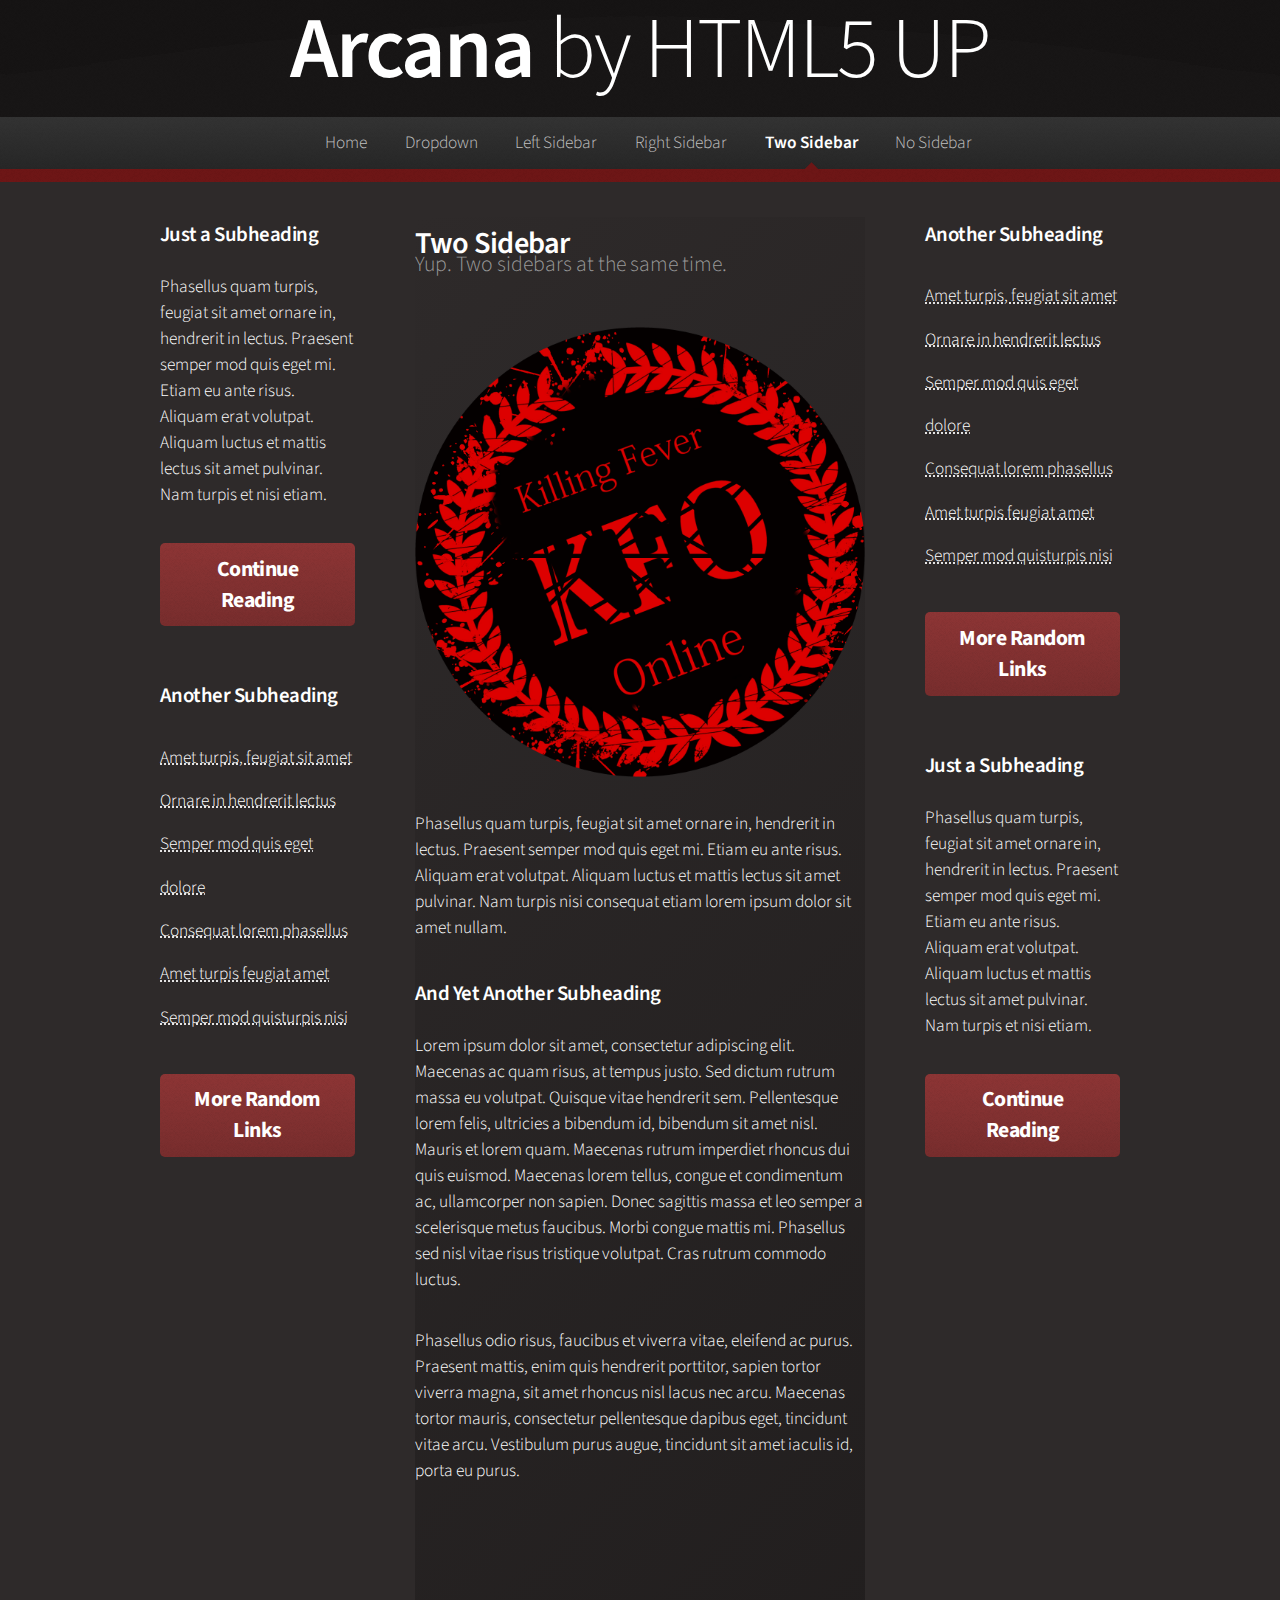
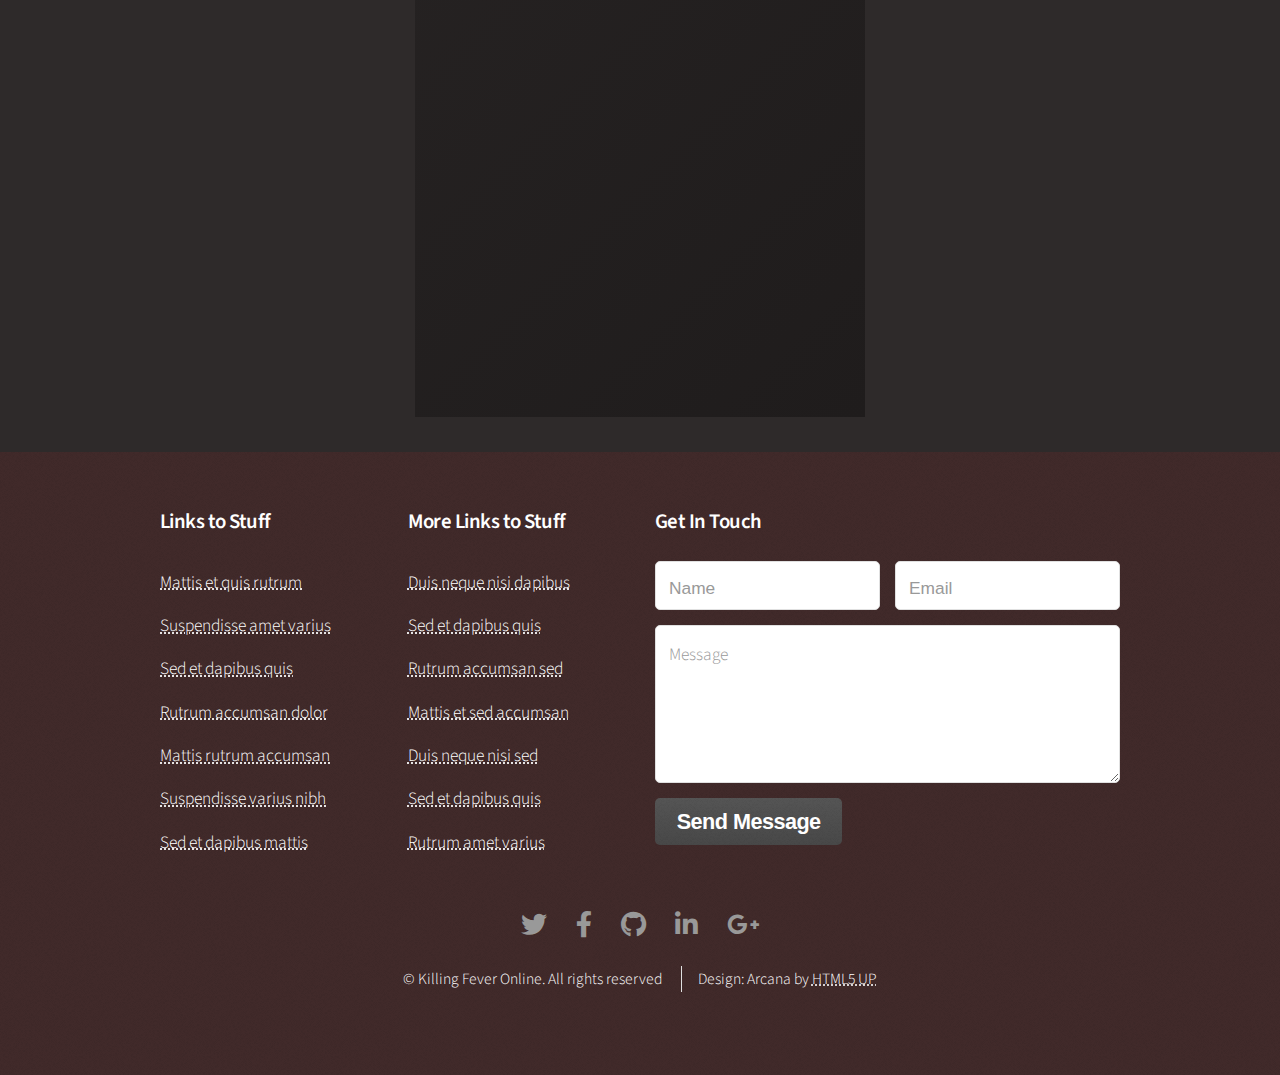
<file: two-sidebar.html>
<!DOCTYPE HTML>
<!--
	Arcana by HTML5 UP
	html5up.net | @ajlkn
	Free for personal and commercial use under the CCA 3.0 license (html5up.net/license)
-->
<html>

	<head>
		<title>Two Sidebar - Arcana by HTML5 UP</title>
		<meta charset="utf-8" />
		<meta name="viewport" content="width=device-width, initial-scale=1, user-scalable=no" />
		<link rel="stylesheet" href="assets/css/main.css" />
		<link rel="shortcut icon" type="image/x-icon" href="favicon.ico">
	</head>

	<body class="is-preload">
		<div id="page-wrapper">
			<!-- Header -->
			<div id="header">
				<!-- Logo -->
				<h1><a href="index.html" id="logo">Arcana <em>by HTML5 UP</em></a></h1>
				<!-- Nav -->
				<nav id="nav">
					<ul>
						<li><a href="index.html">Home</a></li>
						<li>
							<a href="#">Dropdown</a>
							<ul>
								<li><a href="#">Lorem dolor</a></li>
								<li><a href="#">Magna phasellus</a></li>
								<li><a href="#">Etiam sed tempus</a></li>
								<li>
									<a href="#">Submenu</a>
									<ul>
										<li><a href="#">Lorem dolor</a></li>
										<li><a href="#">Phasellus magna</a></li>
										<li><a href="#">Magna phasellus</a></li>
										<li><a href="#">Etiam nisl</a></li>
										<li><a href="#">Veroeros feugiat</a></li>
									</ul>
								</li>
								<li><a href="#">Veroeros feugiat</a></li>
							</ul>
						</li>
						<li><a href="left-sidebar.html">Left Sidebar</a></li>
						<li><a href="right-sidebar.html">Right Sidebar</a></li>
						<li class="current"><a href="two-sidebar.html">Two Sidebar</a></li>
						<li><a href="no-sidebar.html">No Sidebar</a></li>
					</ul>
				</nav>
			</div>
			<!-- Main -->
			<section class="wrapper style1">
				<div class="container">
					<div class="row gtr-200">
						<div class="col-3 col-12-narrower">
							<div id="sidebar1">
								<!-- Sidebar 1 -->
								<section>
									<h3>Just a Subheading</h3>
									<p>Phasellus quam turpis, feugiat sit amet ornare in, hendrerit in lectus. Praesent
										semper mod quis eget mi. Etiam eu ante risus. Aliquam erat volutpat. Aliquam
										luctus et mattis lectus sit amet pulvinar. Nam turpis et nisi etiam.</p>
									<footer>
										<a href="#" class="button">Continue Reading</a>
									</footer>
								</section>
								<section>
									<h3>Another Subheading</h3>
									<ul class="links">
										<li><a href="#">Amet turpis, feugiat sit amet</a></li>
										<li><a href="#">Ornare in hendrerit lectus</a></li>
										<li><a href="#">Semper mod quis eget dolore</a></li>
										<li><a href="#">Consequat lorem phasellus</a></li>
										<li><a href="#">Amet turpis feugiat amet</a></li>
										<li><a href="#">Semper mod quisturpis nisi</a></li>
									</ul>
									<footer>
										<a href="#" class="button">More Random Links</a>
									</footer>
								</section>
							</div>
						</div>
						<div class="col-6 col-12-narrower imp-narrower">
							<div id="content">
								<!-- Content -->
								<article>
									<header>
										<h2>Two Sidebar</h2>
										<p>Yup. Two sidebars at the same time.</p>
									</header>
									<span class="image featured"><img src="images/kfo.png" alt="" /></span>
									<p>Phasellus quam turpis, feugiat sit amet ornare in, hendrerit in lectus. Praesent
										semper mod quis eget mi. Etiam eu ante risus. Aliquam erat volutpat. Aliquam
										luctus et mattis lectus sit amet pulvinar. Nam turpis nisi consequat etiam lorem
										ipsum dolor sit amet nullam.</p>
									<h3>And Yet Another Subheading</h3>
									<p>Lorem ipsum dolor sit amet, consectetur adipiscing elit. Maecenas ac quam risus,
										at tempus justo. Sed dictum rutrum massa eu volutpat. Quisque vitae hendrerit
										sem. Pellentesque lorem felis, ultricies a bibendum id, bibendum sit amet nisl.
										Mauris et lorem quam. Maecenas rutrum imperdiet rhoncus dui quis euismod.
										Maecenas lorem tellus, congue et condimentum ac, ullamcorper non sapien. Donec
										sagittis massa et leo semper a scelerisque metus faucibus. Morbi congue mattis
										mi. Phasellus sed nisl vitae risus tristique volutpat. Cras rutrum commodo
										luctus.</p>
									<p>Phasellus odio risus, faucibus et viverra vitae, eleifend ac purus. Praesent
										mattis, enim quis hendrerit porttitor, sapien tortor viverra magna, sit amet
										rhoncus nisl lacus nec arcu. Maecenas tortor mauris, consectetur pellentesque
										dapibus eget, tincidunt vitae arcu. Vestibulum purus augue, tincidunt sit amet
										iaculis id, porta eu purus.</p>
								</article>
							</div>
						</div>
						<div class="col-3 col-12-narrower">
							<div id="sidebar2">
								<!-- Sidebar 2 -->
								<section>
									<h3>Another Subheading</h3>
									<ul class="links">
										<li><a href="#">Amet turpis, feugiat sit amet</a></li>
										<li><a href="#">Ornare in hendrerit lectus</a></li>
										<li><a href="#">Semper mod quis eget dolore</a></li>
										<li><a href="#">Consequat lorem phasellus</a></li>
										<li><a href="#">Amet turpis feugiat amet</a></li>
										<li><a href="#">Semper mod quisturpis nisi</a></li>
									</ul>
									<footer>
										<a href="#" class="button">More Random Links</a>
									</footer>
								</section>
								<section>
									<h3>Just a Subheading</h3>
									<p>Phasellus quam turpis, feugiat sit amet ornare in, hendrerit in lectus. Praesent
										semper mod quis eget mi. Etiam eu ante risus. Aliquam erat volutpat. Aliquam
										luctus et mattis lectus sit amet pulvinar. Nam turpis et nisi etiam.</p>
									<footer>
										<a href="#" class="button">Continue Reading</a>
									</footer>
								</section>
							</div>
						</div>
					</div>
				</div>
			</section>
			<!-- Footer -->
			<div id="footer">
				<div class="container">
					<div class="row">
						<section class="col-3 col-6-narrower col-12-mobilep">
							<h3>Links to Stuff</h3>
							<ul class="links">
								<li><a href="#">Mattis et quis rutrum</a></li>
								<li><a href="#">Suspendisse amet varius</a></li>
								<li><a href="#">Sed et dapibus quis</a></li>
								<li><a href="#">Rutrum accumsan dolor</a></li>
								<li><a href="#">Mattis rutrum accumsan</a></li>
								<li><a href="#">Suspendisse varius nibh</a></li>
								<li><a href="#">Sed et dapibus mattis</a></li>
							</ul>
						</section>
						<section class="col-3 col-6-narrower col-12-mobilep">
							<h3>More Links to Stuff</h3>
							<ul class="links">
								<li><a href="#">Duis neque nisi dapibus</a></li>
								<li><a href="#">Sed et dapibus quis</a></li>
								<li><a href="#">Rutrum accumsan sed</a></li>
								<li><a href="#">Mattis et sed accumsan</a></li>
								<li><a href="#">Duis neque nisi sed</a></li>
								<li><a href="#">Sed et dapibus quis</a></li>
								<li><a href="#">Rutrum amet varius</a></li>
							</ul>
						</section>
						<section class="col-6 col-12-narrower">
							<h3>Get In Touch</h3>
							<form>
								<div class="row gtr-50">
									<div class="col-6 col-12-mobilep">
										<input type="text" name="name" id="name" placeholder="Name" />
									</div>
									<div class="col-6 col-12-mobilep">
										<input type="email" name="email" id="email" placeholder="Email" />
									</div>
									<div class="col-12">
										<textarea name="message" id="message" placeholder="Message" rows="5"></textarea>
									</div>
									<div class="col-12">
										<ul class="actions">
											<li><input type="submit" class="button alt" value="Send Message" /></li>
										</ul>
									</div>
								</div>
							</form>
						</section>
					</div>
				</div>
				<!-- Icons -->
				<ul class="icons">
					<li><a href="#" class="icon brands fa-twitter"><span class="label">Twitter</span></a></li>
					<li><a href="#" class="icon brands fa-facebook-f"><span class="label">Facebook</span></a></li>
					<li><a href="#" class="icon brands fa-github"><span class="label">GitHub</span></a></li>
					<li><a href="#" class="icon brands fa-linkedin-in"><span class="label">LinkedIn</span></a></li>
					<li><a href="#" class="icon brands fa-google-plus-g"><span class="label">Google+</span></a></li>
				</ul>
				<!-- Copyright -->
				<div class="copyright">
					<ul class="menu">
						<li>&copy; Killing Fever Online. All rights reserved</li>
						<li>Design: Arcana by <a href="http://html5up.net">HTML5 UP</a></li>
					</ul>
				</div>
			</div>
		</div>
		<!-- Scripts -->
		<script src="assets/js/jquery.min.js"></script>
		<script src="assets/js/jquery.dropotron.min.js"></script>
		<script src="assets/js/browser.min.js"></script>
		<script src="assets/js/breakpoints.min.js"></script>
		<script src="assets/js/util.js"></script>
		<script src="assets/js/main.js"></script>
	</body>

</html>
</file>
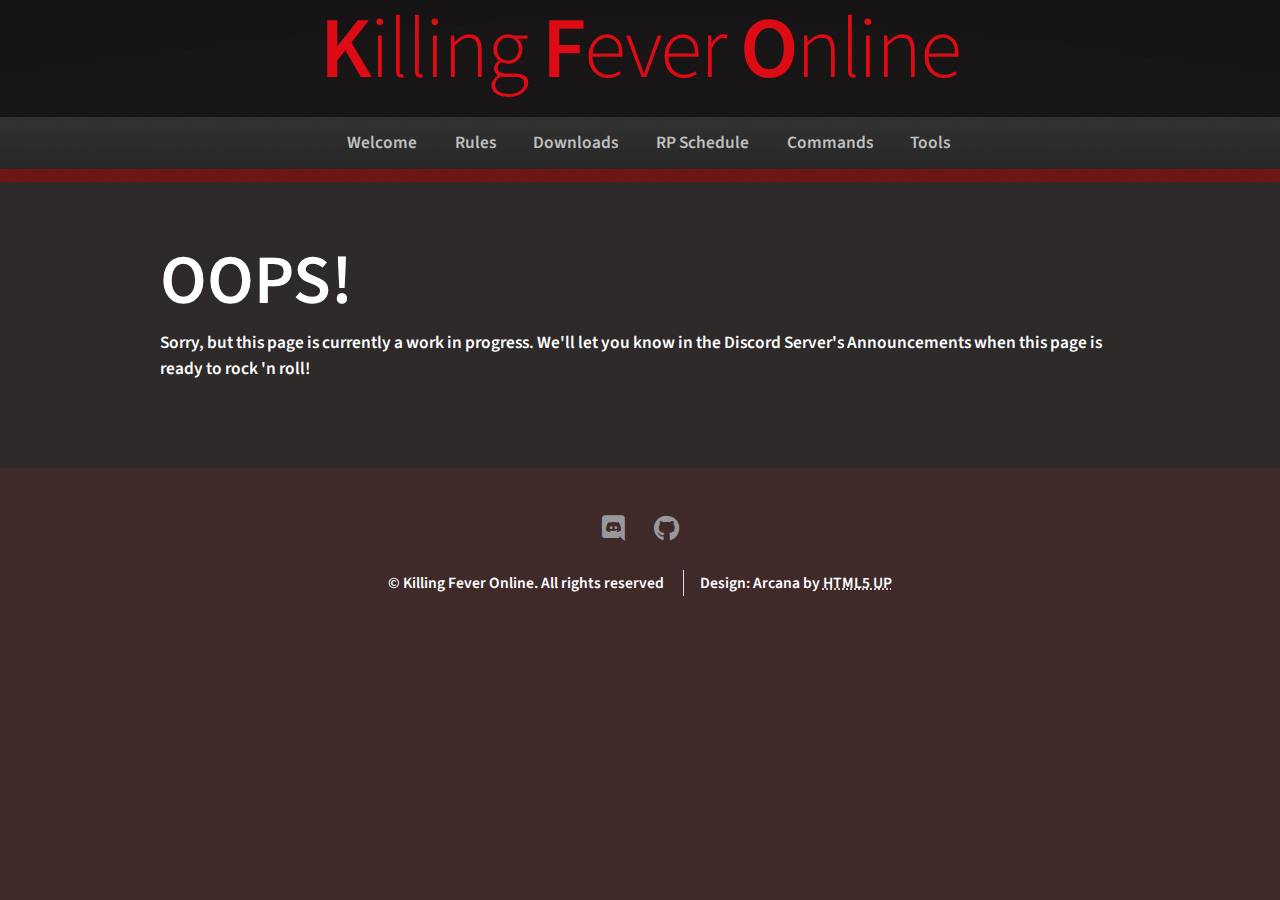
<file: wip.html>
<!DOCTYPE HTML>
<!--
	Arcana by HTML5 UP
	html5up.net | @ajlkn
	Free for personal and commercial use under the CCA 3.0 license (html5up.net/license)
-->
<html>

	<head>
		<title>WIP</title>
		<meta charset="utf-8" />
		<meta name="viewport" content="width=device-width, initial-scale=1, user-scalable=no" />
		<link rel="stylesheet" href="assets/css/main.css" />
		<link rel="shortcut icon" type="image/x-icon" href="favicon.ico">
	</head>

	<body class="is-preload">
		<script src='https://storage.ko-fi.com/cdn/scripts/overlay-widget.js'></script>
		<script>
			kofiWidgetOverlay.draw('alexnoir', {
				'type': 'floating-chat',
				'floating-chat.donateButton.text': 'Support me',
				'floating-chat.donateButton.background-color': '#d9534f',
				'floating-chat.donateButton.text-color': '#fff'
			});
		</script>
		<div id="page-wrapper">
			<!-- Header -->
			<div id="header">
				<!-- Logo -->
				<h1>
					<a href="index.html" id="logo">
						<b id="logoLight">K<em id="logodark">illing </em>F<em id="logodark">ever </em>O<em
								id="logodark">nline</em>
					</a>
				</h1>
				<!-- Nav -->
				<nav id="nav">
					<ul>
						<li><a href="index.html">Welcome</a></li>
						<!---
						<li>
							<a href="#">Dropdown</a>
							<ul>
								<li><a href="#">Lorem dolor</a></li>
								<li><a href="#">Magna phasellus</a></li>
								<li><a href="#">Etiam sed tempus</a></li>
								<li>
									<a href="#">Submenu</a>
									<ul>
										<li><a href="#">Lorem dolor</a></li>
										<li><a href="#">Phasellus magna</a></li>
										<li><a href="#">Magna phasellus</a></li>
										<li><a href="#">Etiam nisl</a></li>
										<li><a href="#">Veroeros feugiat</a></li>
									</ul>
								</li>
								<li><a href="#">Veroeros feugiat</a></li>
							</ul>
						</li>-->
						<li><a href="rules.html">Rules</a></li>
						<li><a href="downloads.html">Downloads</a></li>
						<li><a href="https://teamup.com/ksp9roh1xhbos7qudm" target="_blank">RP Schedule</a></li>
						<li><a href="commands.html">Commands</a></li>
						<li>
							<a>Tools</a>
							<ul>
								<li class="dropItem"><a href="log_reader.html" target="_blank">Log Reader</a></li>
							</ul>
						</li>
					</ul>
				</nav>
			</div>
			<!-- Main -->
			<section class="wrapper ruleIntro">
				<div class="container">
					<div class="title">OOPS!</div>
					<p>Sorry, but this page is currently a work in progress. We'll let you know in the Discord Server's
						Announcements when this page is ready to rock 'n roll! </p>
			</section>
			<!-- Footer -->
			<div id="footer">
				<!--
				<div class="container">
					<div class="row">
						<section class="col-3 col-6-narrower col-12-mobilep">
							<h3>Links to Stuff</h3>
							<ul class="links">
								<li><a href="#">Mattis et quis rutrum</a></li>
								<li><a href="#">Suspendisse amet varius</a></li>
								<li><a href="#">Sed et dapibus quis</a></li>
								<li><a href="#">Rutrum accumsan dolor</a></li>
								<li><a href="#">Mattis rutrum accumsan</a></li>
								<li><a href="#">Suspendisse varius nibh</a></li>
								<li><a href="#">Sed et dapibus mattis</a></li>
							</ul>
						</section>
						<section class="col-3 col-6-narrower col-12-mobilep">
							<h3>More Links to Stuff</h3>
							<ul class="links">
								<li><a href="#">Duis neque nisi dapibus</a></li>
								<li><a href="#">Sed et dapibus quis</a></li>
								<li><a href="#">Rutrum accumsan sed</a></li>
								<li><a href="#">Mattis et sed accumsan</a></li>
								<li><a href="#">Duis neque nisi sed</a></li>
								<li><a href="#">Sed et dapibus quis</a></li>
								<li><a href="#">Rutrum amet varius</a></li>
							</ul>
						</section>
						<section class="col-6 col-12-narrower">
							<h3>Hire a hitman</h3>
							<form>
								<div class="row gtr-50">
									<div class="col-6 col-12-mobilep">
										<input type="text" name="name" id="name" placeholder="Name" />
									</div>
									<div class="col-6 col-12-mobilep">
										<input type="email" name="email" id="email" placeholder="Email" />
									</div>
									<div class="col-12">
										<textarea name="message" id="message" placeholder="Message" rows="5"></textarea>
									</div>
									<div class="col-12">
										<ul class="actions">
											<li><input type="submit" class="button alt" value="Send Message" /></li>
										</ul>
									</div>
								</div>
							</form>
						</section>
					</div>
				</div>-->
				<!-- Icons -->
				<ul class="icons">
					<li><a href="http://discord.gg/6jk3bWS" target="_blank" class="icon brands fa-discord"><span
								class="label">Discord</span></a></li>
					<li><a href="https://github.com/Crystalwarrior/KFO-Server" target="_blank"
							class="icon brands fa-github"><span class="label">GitHub</span></a></li>
				</ul>
				<!-- Copyright -->
				<div class="copyright">
					<ul class="menu">
						<li>&copy; Killing Fever Online. All rights reserved</li>
						<li>Design: Arcana by <a href="http://html5up.net">HTML5 UP</a></li>
					</ul>
				</div>
			</div>
		</div>
		<!-- Scripts -->
		<script src="assets/js/jquery.min.js"></script>
		<script src="assets/js/jquery.dropotron.min.js"></script>
		<script src="assets/js/browser.min.js"></script>
		<script src="assets/js/breakpoints.min.js"></script>
		<script src="assets/js/util.js"></script>
		<script src="assets/js/main.js"></script>
	</body>

</html>
</file>
<file: assets/css/main.css>
@import url("fontawesome-all.min.css");
@import url("https://fonts.googleapis.com/css?family=Source+Sans+Pro:300,300italic,600,600italic");

/*
	Arcana by HTML5 UP
	html5up.net | @ajlkn
	Free for personal and commercial use under the CCA 3.0 license (html5up.net/license)
*/

html, body, div, span, applet, object,
iframe, h1, h2, h3, h4, h5, h6, p, blockquote,
pre, a, abbr, acronym, address, big, cite,
code, del, dfn, em, img, ins, kbd, q, s, samp,
small, strike, strong, sub, sup, tt, var, b,
u, i, center, dl, dt, dd, ol, ul, li, fieldset,
form, label, legend, table, caption, tbody,
tfoot, thead, tr, th, td, article, aside,
canvas, details, embed, figure, figcaption,
footer, header, hgroup, menu, nav, output, ruby,
section, summary, time, mark, audio, video {
	margin: 0;
	padding: 0;
	border: 0;
	font-size: 100%;
	font: inherit;
	vertical-align: baseline;
	color:rgb(255, 255, 255)}

article, aside, details, figcaption, figure,
footer, header, hgroup, menu, nav, section {
	display: block;}

body {
	line-height: 1;
}

ul {
	list-style: none;
}

blockquote, q {
	quotes: none;
}

	blockquote:before, blockquote:after, q:before, q:after {
		content: '';
		content: none;
	}

table {
	border-collapse: collapse;
	border-spacing: 0;
}

body {
	-webkit-text-size-adjust: none;
}

mark {
	background-color: transparent;
	color: inherit;
}

input::-moz-focus-inner {
	border: 0;
	padding: 0;
}

input, select, textarea {
	-moz-appearance: none;
	-webkit-appearance: none;
	-ms-appearance: none;
	appearance: none;
}

/* Basic */

	html {
		box-sizing: border-box;
	}

	*, *:before, *:after {
		box-sizing: inherit;
	}

	body {
		background: rgb(65, 42, 42) url("images/bg01.png");
	}

		body.is-preload *, body.is-preload *:before, body.is-preload *:after {
			-moz-animation: none !important;
			-webkit-animation: none !important;
			-ms-animation: none !important;
			animation: none !important;
			-moz-transition: none !important;
			-webkit-transition: none !important;
			-ms-transition: none !important;
			transition: none !important;
		}

	body, select, textarea {
		color: #ffffff;
		font-family: 'Source Sans Pro', sans-serif;
		font-size: 16pt;
		font-weight: 300;
		line-height: 1.65em;
	}

	a {
		-moz-transition: color 0.2s ease-in-out, border-color 0.2s ease-in-out, opacity 0.2s ease-in-out;
		-webkit-transition: color 0.2s ease-in-out, border-color 0.2s ease-in-out, opacity 0.2s ease-in-out;
		-ms-transition: color 0.2s ease-in-out, border-color 0.2s ease-in-out, opacity 0.2s ease-in-out;
		transition: color 0.2s ease-in-out, border-color 0.2s ease-in-out, opacity 0.2s ease-in-out;
		text-decoration: underline dotted;
	}

		a:hover {
			color: rgb(194, 28, 28);
			border-bottom-color: transparent;
		}

	strong, b {
		font-weight: 600;
	}

	.channel {
		background-color: rgb(45, 45, 61);
		color: rgb(37, 92, 241);
	}

	em, i {
		font-style: italic;
	}

	p, ul, dl, table, blockquote {
		margin: 0 0 2em 0;
	}

	h1, h2, h3, h4, h5, h6 {
		color: inherit;
		font-weight: 600;
		line-height: 1.75em;
		margin-bottom: 1em;
	}

		h1 a, h2 a, h3 a, h4 a, h5 a, h6 a {
			color: inherit;
			text-decoration: none;
		}

		h1 em, h2 em, h3 em, h4 em, h5 em, h6 em {
			font-style: normal;
			font-weight: 300;
		}


	h2 {
		font-size: 1.75em;
		letter-spacing: -0.025em;
		margin-bottom: 0.3em;
	}

	h3 {
		font-size: 1.2em;
		letter-spacing: -0.025em;
	}

	sub {
		font-size: 0.8em;
		position: relative;
		top: 0.5em;
	}

	.title
	{
		font-size: 4em;
		margin-bottom: 0.5em;
	}

	.p-title
	{
		font-size: 1.75em;
		margin-bottom: 6em;
	}

	sup {
		font-size: 0.8em;
		position: relative;
		top: -0.5em;
	}

	hr {
		border-top: solid 1px #e0e0e0;
		border: 0;
		margin-bottom: 1.5em;
	}

	blockquote {
		border-left: solid 0.5em #e0e0e0;
		font-style: italic;
		padding: 1em 0 1em 2em;
	}

/* Container */

	.container {
		margin: 0 auto;
		max-width: 100%;
		width: 1400px;
	}

		@media screen and (max-width: 1680px) {

			.container {
				width: 1200px;
			}

		}

		@media screen and (max-width: 1280px) {

			.container {
				width: 960px;
			}

		}

		@media screen and (max-width: 980px) {

			.container {
				width: 95%;
			}

		}

		@media screen and (max-width: 840px) {

			.container {
				width: 95%;
			}

		}

		@media screen and (max-width: 736px) {

			.container {
				width: 90%;
			}

		}

		@media screen and (max-width: 480px) {

			.container {
				width: 100%;
			}

		}

/* Row */

	.row {
		display: flex;
		flex-wrap: wrap;
		box-sizing: border-box;
		align-items: stretch;
	}

		.row > * {
			box-sizing: border-box;
		}

		.row.gtr-uniform > * > :last-child {
			margin-bottom: 0;
		}

		.row.aln-left {
			justify-content: flex-start;
		}

		.row.aln-center {
			justify-content: center;
		}

		.row.aln-right {
			justify-content: flex-end;
		}

		.row.aln-top {
			align-items: flex-start;
		}

		.row.aln-middle {
			align-items: center;
		}

		.row.aln-bottom {
			align-items: flex-end;
		}

		.row > .imp {
			order: -1;
		}

		.row > .col-1 {
			width: 8.33333%;
		}

		.row > .off-1 {
			margin-left: 8.33333%;
		}

		.row > .col-2 {
			width: 16.66667%;
		}

		.row > .off-2 {
			margin-left: 16.66667%;
		}

		.row > .col-3 {
			width: 25%;
		}

		.row > .off-3 {
			margin-left: 25%;
		}

		.row > .col-4 {
			width: 33.33333%;
		}

		.row > .off-4 {
			margin-left: 33.33333%;
		}

		.row > .col-5 {
			width: 41.66667%;
		}

		.row > .off-5 {
			margin-left: 41.66667%;
		}

		.row > .col-6 {
			width: 50%;
		}

		.row > .off-6 {
			margin-left: 50%;
		}

		.row > .col-7 {
			width: 58.33333%;
		}

		.row > .off-7 {
			margin-left: 58.33333%;
		}

		.row > .col-8 {
			width: 66.66667%;
		}

		.row > .off-8 {
			margin-left: 66.66667%;
		}

		.row > .col-9 {
			width: 75%;
		}

		.row > .off-9 {
			margin-left: 75%;
		}

		.row > .col-10 {
			width: 83.33333%;
		}

		.row > .off-10 {
			margin-left: 83.33333%;
		}

		.row > .col-11 {
			width: 91.66667%;
		}

		.row > .off-11 {
			margin-left: 91.66667%;
		}

		.row > .col-12 {
			width: 100%;
		}

		.row > .off-12 {
			margin-left: 100%;
		}

		.row.gtr-0 {
			margin-top: 0px;
			margin-left: 0px;
		}

			.row.gtr-0 > * {
				padding: 0px 0 0 0px;
			}

			.row.gtr-0.gtr-uniform {
				margin-top: 0px;
			}

				.row.gtr-0.gtr-uniform > * {
					padding-top: 0px;
				}

		.row.gtr-25 {
			margin-top: -12.5px;
			margin-left: -12.5px;
		}

			.row.gtr-25 > * {
				padding: 12.5px 0 0 12.5px;
			}

			.row.gtr-25.gtr-uniform {
				margin-top: -12.5px;
			}

				.row.gtr-25.gtr-uniform > * {
					padding-top: 12.5px;
				}

		.row.gtr-50 {
			margin-top: -25px;
			margin-left: -25px;
		}

			.row.gtr-50 > * {
				padding: 25px 0 0 25px;
			}

			.row.gtr-50.gtr-uniform {
				margin-top: -25px;
			}

				.row.gtr-50.gtr-uniform > * {
					padding-top: 25px;
				}

		.row {
			margin-top: -50px;
			margin-left: -50px;
		}

			.row > * {
				padding: 50px 0 0 50px;
			}

			.row.gtr-uniform {
				margin-top: -50px;
			}

				.row.gtr-uniform > * {
					padding-top: 50px;
				}

		.row.gtr-150 {
			margin-top: -75px;
			margin-left: -75px;
		}

			.row.gtr-150 > * {
				padding: 75px 0 0 75px;
			}

			.row.gtr-150.gtr-uniform {
				margin-top: -75px;
			}

				.row.gtr-150.gtr-uniform > * {
					padding-top: 75px;
				}

		.row.gtr-200 {
			margin-top: -100px;
			margin-left: -100px;
		}

			.row.gtr-200 > * {
				padding: 100px 0 0 100px;
			}

			.row.gtr-200.gtr-uniform {
				margin-top: -100px;
			}

				.row.gtr-200.gtr-uniform > * {
					padding-top: 100px;
				}

		@media screen and (max-width: 1680px) {

			.row {
				display: flex;
				flex-wrap: wrap;
				box-sizing: border-box;
				align-items: stretch;
			}

				.row > * {
					box-sizing: border-box;
				}

				.row.gtr-uniform > * > :last-child {
					margin-bottom: 0;
				}

				.row.aln-left {
					justify-content: flex-start;
				}

				.row.aln-center {
					justify-content: center;
				}

				.row.aln-right {
					justify-content: flex-end;
				}

				.row.aln-top {
					align-items: flex-start;
				}

				.row.aln-middle {
					align-items: center;
				}

				.row.aln-bottom {
					align-items: flex-end;
				}

				.row > .imp-wide {
					order: -1;
				}

				.row > .col-1-wide {
					width: 8.33333%;
				}

				.row > .off-1-wide {
					margin-left: 8.33333%;
				}

				.row > .col-2-wide {
					width: 16.66667%;
				}

				.row > .off-2-wide {
					margin-left: 16.66667%;
				}

				.row > .col-3-wide {
					width: 25%;
				}

				.row > .off-3-wide {
					margin-left: 25%;
				}

				.row > .col-4-wide {
					width: 33.33333%;
				}

				.row > .off-4-wide {
					margin-left: 33.33333%;
				}

				.row > .col-5-wide {
					width: 41.66667%;
				}

				.row > .off-5-wide {
					margin-left: 41.66667%;
				}

				.row > .col-6-wide {
					width: 50%;
				}

				.row > .off-6-wide {
					margin-left: 50%;
				}

				.row > .col-7-wide {
					width: 58.33333%;
				}

				.row > .off-7-wide {
					margin-left: 58.33333%;
				}

				.row > .col-8-wide {
					width: 66.66667%;
				}

				.row > .off-8-wide {
					margin-left: 66.66667%;
				}

				.row > .col-9-wide {
					width: 75%;
				}

				.row > .off-9-wide {
					margin-left: 75%;
				}

				.row > .col-10-wide {
					width: 83.33333%;
				}

				.row > .off-10-wide {
					margin-left: 83.33333%;
				}

				.row > .col-11-wide {
					width: 91.66667%;
				}

				.row > .off-11-wide {
					margin-left: 91.66667%;
				}

				.row > .col-12-wide {
					width: 100%;
				}

				.row > .off-12-wide {
					margin-left: 100%;
				}

				.row.gtr-0 {
					margin-top: 0px;
					margin-left: 0px;
				}

					.row.gtr-0 > * {
						padding: 0px 0 0 0px;
					}

					.row.gtr-0.gtr-uniform {
						margin-top: 0px;
					}

						.row.gtr-0.gtr-uniform > * {
							padding-top: 0px;
						}

				.row.gtr-25 {
					margin-top: -10px;
					margin-left: -10px;
				}

					.row.gtr-25 > * {
						padding: 10px 0 0 10px;
					}

					.row.gtr-25.gtr-uniform {
						margin-top: -10px;
					}

						.row.gtr-25.gtr-uniform > * {
							padding-top: 10px;
						}

				.row.gtr-50 {
					margin-top: -20px;
					margin-left: -20px;
				}

					.row.gtr-50 > * {
						padding: 20px 0 0 20px;
					}

					.row.gtr-50.gtr-uniform {
						margin-top: -20px;
					}

						.row.gtr-50.gtr-uniform > * {
							padding-top: 20px;
						}

				.row {
					margin-top: -40px;
					margin-left: -40px;
				}

					.row > * {
						padding: 40px 0 0 40px;
					}

					.row.gtr-uniform {
						margin-top: -40px;
					}

						.row.gtr-uniform > * {
							padding-top: 40px;
						}

				.row.gtr-150 {
					margin-top: -60px;
					margin-left: -60px;
				}

					.row.gtr-150 > * {
						padding: 60px 0 0 60px;
					}

					.row.gtr-150.gtr-uniform {
						margin-top: -60px;
					}

						.row.gtr-150.gtr-uniform > * {
							padding-top: 60px;
						}

				.row.gtr-200 {
					margin-top: -80px;
					margin-left: -80px;
				}

					.row.gtr-200 > * {
						padding: 80px 0 0 80px;
					}

					.row.gtr-200.gtr-uniform {
						margin-top: -80px;
					}

						.row.gtr-200.gtr-uniform > * {
							padding-top: 80px;
						}

		}

		@media screen and (max-width: 1280px) {

			.row {
				display: flex;
				flex-wrap: wrap;
				box-sizing: border-box;
				align-items: stretch;
			}

				.row > * {
					box-sizing: border-box;
				}

				.row.gtr-uniform > * > :last-child {
					margin-bottom: 0;
				}

				.row.aln-left {
					justify-content: flex-start;
				}

				.row.aln-center {
					justify-content: center;
				}

				.row.aln-right {
					justify-content: flex-end;
				}

				.row.aln-top {
					align-items: flex-start;
				}

				.row.aln-middle {
					align-items: center;
				}

				.row.aln-bottom {
					align-items: flex-end;
				}

				.row > .imp-normal {
					order: -1;
				}

				.row > .col-1-normal {
					width: 8.33333%;
				}

				.row > .off-1-normal {
					margin-left: 8.33333%;
				}

				.row > .col-2-normal {
					width: 16.66667%;
				}

				.row > .off-2-normal {
					margin-left: 16.66667%;
				}

				.row > .col-3-normal {
					width: 25%;
				}

				.row > .off-3-normal {
					margin-left: 25%;
				}

				.row > .col-4-normal {
					width: 33.33333%;
				}

				.row > .off-4-normal {
					margin-left: 33.33333%;
				}

				.row > .col-5-normal {
					width: 41.66667%;
				}

				.row > .off-5-normal {
					margin-left: 41.66667%;
				}

				.row > .col-6-normal {
					width: 50%;
				}

				.row > .off-6-normal {
					margin-left: 50%;
				}

				.row > .col-7-normal {
					width: 58.33333%;
				}

				.row > .off-7-normal {
					margin-left: 58.33333%;
				}

				.row > .col-8-normal {
					width: 66.66667%;
				}

				.row > .off-8-normal {
					margin-left: 66.66667%;
				}

				.row > .col-9-normal {
					width: 75%;
				}

				.row > .off-9-normal {
					margin-left: 75%;
				}

				.row > .col-10-normal {
					width: 83.33333%;
				}

				.row > .off-10-normal {
					margin-left: 83.33333%;
				}

				.row > .col-11-normal {
					width: 91.66667%;
				}

				.row > .off-11-normal {
					margin-left: 91.66667%;
				}

				.row > .col-12-normal {
					width: 100%;
				}

				.row > .off-12-normal {
					margin-left: 100%;
				}

				.row.gtr-0 {
					margin-top: 0px;
					margin-left: 0px;
				}

					.row.gtr-0 > * {
						padding: 0px 0 0 0px;
					}

					.row.gtr-0.gtr-uniform {
						margin-top: 0px;
					}

						.row.gtr-0.gtr-uniform > * {
							padding-top: 0px;
						}

				.row.gtr-25 {
					margin-top: -7.5px;
					margin-left: -7.5px;
				}

					.row.gtr-25 > * {
						padding: 7.5px 0 0 7.5px;
					}

					.row.gtr-25.gtr-uniform {
						margin-top: -7.5px;
					}

						.row.gtr-25.gtr-uniform > * {
							padding-top: 7.5px;
						}

				.row.gtr-50 {
					margin-top: -15px;
					margin-left: -15px;
				}

					.row.gtr-50 > * {
						padding: 15px 0 0 15px;
					}

					.row.gtr-50.gtr-uniform {
						margin-top: -15px;
					}

						.row.gtr-50.gtr-uniform > * {
							padding-top: 15px;
						}

				.row {
					margin-top: -30px;
					margin-left: -30px;
				}

					.row > * {
						padding: 30px 0 0 30px;
					}

					.row.gtr-uniform {
						margin-top: -30px;
					}

						.row.gtr-uniform > * {
							padding-top: 30px;
						}

				.row.gtr-150 {
					margin-top: -45px;
					margin-left: -45px;
				}

					.row.gtr-150 > * {
						padding: 45px 0 0 45px;
					}

					.row.gtr-150.gtr-uniform {
						margin-top: -45px;
					}

						.row.gtr-150.gtr-uniform > * {
							padding-top: 45px;
						}

				.row.gtr-200 {
					margin-top: -60px;
					margin-left: -60px;
				}

					.row.gtr-200 > * {
						padding: 60px 0 0 60px;
					}

					.row.gtr-200.gtr-uniform {
						margin-top: -60px;
					}

						.row.gtr-200.gtr-uniform > * {
							padding-top: 60px;
						}

		}

		@media screen and (max-width: 980px) {

			.row {
				display: flex;
				flex-wrap: wrap;
				box-sizing: border-box;
				align-items: stretch;
			}

				.row > * {
					box-sizing: border-box;
				}

				.row.gtr-uniform > * > :last-child {
					margin-bottom: 0;
				}

				.row.aln-left {
					justify-content: flex-start;
				}

				.row.aln-center {
					justify-content: center;
				}

				.row.aln-right {
					justify-content: flex-end;
				}

				.row.aln-top {
					align-items: flex-start;
				}

				.row.aln-middle {
					align-items: center;
				}

				.row.aln-bottom {
					align-items: flex-end;
				}

				.row > .imp-narrow {
					order: -1;
				}

				.row > .col-1-narrow {
					width: 8.33333%;
				}

				.row > .off-1-narrow {
					margin-left: 8.33333%;
				}

				.row > .col-2-narrow {
					width: 16.66667%;
				}

				.row > .off-2-narrow {
					margin-left: 16.66667%;
				}

				.row > .col-3-narrow {
					width: 25%;
				}

				.row > .off-3-narrow {
					margin-left: 25%;
				}

				.row > .col-4-narrow {
					width: 33.33333%;
				}

				.row > .off-4-narrow {
					margin-left: 33.33333%;
				}

				.row > .col-5-narrow {
					width: 41.66667%;
				}

				.row > .off-5-narrow {
					margin-left: 41.66667%;
				}

				.row > .col-6-narrow {
					width: 50%;
				}

				.row > .off-6-narrow {
					margin-left: 50%;
				}

				.row > .col-7-narrow {
					width: 58.33333%;
				}

				.row > .off-7-narrow {
					margin-left: 58.33333%;
				}

				.row > .col-8-narrow {
					width: 66.66667%;
				}

				.row > .off-8-narrow {
					margin-left: 66.66667%;
				}

				.row > .col-9-narrow {
					width: 75%;
				}

				.row > .off-9-narrow {
					margin-left: 75%;
				}

				.row > .col-10-narrow {
					width: 83.33333%;
				}

				.row > .off-10-narrow {
					margin-left: 83.33333%;
				}

				.row > .col-11-narrow {
					width: 91.66667%;
				}

				.row > .off-11-narrow {
					margin-left: 91.66667%;
				}

				.row > .col-12-narrow {
					width: 100%;
				}

				.row > .off-12-narrow {
					margin-left: 100%;
				}

				.row.gtr-0 {
					margin-top: 0px;
					margin-left: 0px;
				}

					.row.gtr-0 > * {
						padding: 0px 0 0 0px;
					}

					.row.gtr-0.gtr-uniform {
						margin-top: 0px;
					}

						.row.gtr-0.gtr-uniform > * {
							padding-top: 0px;
						}

				.row.gtr-25 {
					margin-top: -7.5px;
					margin-left: -7.5px;
				}

					.row.gtr-25 > * {
						padding: 7.5px 0 0 7.5px;
					}

					.row.gtr-25.gtr-uniform {
						margin-top: -7.5px;
					}

						.row.gtr-25.gtr-uniform > * {
							padding-top: 7.5px;
						}

				.row.gtr-50 {
					margin-top: -15px;
					margin-left: -15px;
				}

					.row.gtr-50 > * {
						padding: 15px 0 0 15px;
					}

					.row.gtr-50.gtr-uniform {
						margin-top: -15px;
					}

						.row.gtr-50.gtr-uniform > * {
							padding-top: 15px;
						}

				.row {
					margin-top: -30px;
					margin-left: -30px;
				}

					.row > * {
						padding: 30px 0 0 30px;
					}

					.row.gtr-uniform {
						margin-top: -30px;
					}

						.row.gtr-uniform > * {
							padding-top: 30px;
						}

				.row.gtr-150 {
					margin-top: -45px;
					margin-left: -45px;
				}

					.row.gtr-150 > * {
						padding: 45px 0 0 45px;
					}

					.row.gtr-150.gtr-uniform {
						margin-top: -45px;
					}

						.row.gtr-150.gtr-uniform > * {
							padding-top: 45px;
						}

				.row.gtr-200 {
					margin-top: -60px;
					margin-left: -60px;
				}

					.row.gtr-200 > * {
						padding: 60px 0 0 60px;
					}

					.row.gtr-200.gtr-uniform {
						margin-top: -60px;
					}

						.row.gtr-200.gtr-uniform > * {
							padding-top: 60px;
						}

		}

		@media screen and (max-width: 840px) {

			.row {
				display: flex;
				flex-wrap: wrap;
				box-sizing: border-box;
				align-items: stretch;
			}

				.row > * {
					box-sizing: border-box;
				}

				.row.gtr-uniform > * > :last-child {
					margin-bottom: 0;
				}

				.row.aln-left {
					justify-content: flex-start;
				}

				.row.aln-center {
					justify-content: center;
				}

				.row.aln-right {
					justify-content: flex-end;
				}

				.row.aln-top {
					align-items: flex-start;
				}

				.row.aln-middle {
					align-items: center;
				}

				.row.aln-bottom {
					align-items: flex-end;
				}

				.row > .imp-narrower {
					order: -1;
				}

				.row > .col-1-narrower {
					width: 8.33333%;
				}

				.row > .off-1-narrower {
					margin-left: 8.33333%;
				}

				.row > .col-2-narrower {
					width: 16.66667%;
				}

				.row > .off-2-narrower {
					margin-left: 16.66667%;
				}

				.row > .col-3-narrower {
					width: 25%;
				}

				.row > .off-3-narrower {
					margin-left: 25%;
				}

				.row > .col-4-narrower {
					width: 33.33333%;
				}

				.row > .off-4-narrower {
					margin-left: 33.33333%;
				}

				.row > .col-5-narrower {
					width: 41.66667%;
				}

				.row > .off-5-narrower {
					margin-left: 41.66667%;
				}

				.row > .col-6-narrower {
					width: 50%;
				}

				.row > .off-6-narrower {
					margin-left: 50%;
				}

				.row > .col-7-narrower {
					width: 58.33333%;
				}

				.row > .off-7-narrower {
					margin-left: 58.33333%;
				}

				.row > .col-8-narrower {
					width: 66.66667%;
				}

				.row > .off-8-narrower {
					margin-left: 66.66667%;
				}

				.row > .col-9-narrower {
					width: 75%;
				}

				.row > .off-9-narrower {
					margin-left: 75%;
				}

				.row > .col-10-narrower {
					width: 83.33333%;
				}

				.row > .off-10-narrower {
					margin-left: 83.33333%;
				}

				.row > .col-11-narrower {
					width: 91.66667%;
				}

				.row > .off-11-narrower {
					margin-left: 91.66667%;
				}

				.row > .col-12-narrower {
					width: 100%;
				}

				.row > .off-12-narrower {
					margin-left: 100%;
				}

				.row.gtr-0 {
					margin-top: 0px;
					margin-left: 0px;
				}

					.row.gtr-0 > * {
						padding: 0px 0 0 0px;
					}

					.row.gtr-0.gtr-uniform {
						margin-top: 0px;
					}

						.row.gtr-0.gtr-uniform > * {
							padding-top: 0px;
						}

				.row.gtr-25 {
					margin-top: -7.5px;
					margin-left: -7.5px;
				}

					.row.gtr-25 > * {
						padding: 7.5px 0 0 7.5px;
					}

					.row.gtr-25.gtr-uniform {
						margin-top: -7.5px;
					}

						.row.gtr-25.gtr-uniform > * {
							padding-top: 7.5px;
						}

				.row.gtr-50 {
					margin-top: -15px;
					margin-left: -15px;
				}

					.row.gtr-50 > * {
						padding: 15px 0 0 15px;
					}

					.row.gtr-50.gtr-uniform {
						margin-top: -15px;
					}

						.row.gtr-50.gtr-uniform > * {
							padding-top: 15px;
						}

				.row {
					margin-top: -30px;
					margin-left: -30px;
				}

					.row > * {
						padding: 30px 0 0 30px;
					}

					.row.gtr-uniform {
						margin-top: -30px;
					}

						.row.gtr-uniform > * {
							padding-top: 30px;
						}

				.row.gtr-150 {
					margin-top: -45px;
					margin-left: -45px;
				}

					.row.gtr-150 > * {
						padding: 45px 0 0 45px;
					}

					.row.gtr-150.gtr-uniform {
						margin-top: -45px;
					}

						.row.gtr-150.gtr-uniform > * {
							padding-top: 45px;
						}

				.row.gtr-200 {
					margin-top: -60px;
					margin-left: -60px;
				}

					.row.gtr-200 > * {
						padding: 60px 0 0 60px;
					}

					.row.gtr-200.gtr-uniform {
						margin-top: -60px;
					}

						.row.gtr-200.gtr-uniform > * {
							padding-top: 60px;
						}

		}

		@media screen and (max-width: 736px) {

			.row {
				display: flex;
				flex-wrap: wrap;
				box-sizing: border-box;
				align-items: stretch;
			}

				.row > * {
					box-sizing: border-box;
				}

				.row.gtr-uniform > * > :last-child {
					margin-bottom: 0;
				}

				.row.aln-left {
					justify-content: flex-start;
				}

				.row.aln-center {
					justify-content: center;
				}

				.row.aln-right {
					justify-content: flex-end;
				}

				.row.aln-top {
					align-items: flex-start;
				}

				.row.aln-middle {
					align-items: center;
				}

				.row.aln-bottom {
					align-items: flex-end;
				}

				.row > .imp-mobile {
					order: -1;
				}

				.row > .col-1-mobile {
					width: 8.33333%;
				}

				.row > .off-1-mobile {
					margin-left: 8.33333%;
				}

				.row > .col-2-mobile {
					width: 16.66667%;
				}

				.row > .off-2-mobile {
					margin-left: 16.66667%;
				}

				.row > .col-3-mobile {
					width: 25%;
				}

				.row > .off-3-mobile {
					margin-left: 25%;
				}

				.row > .col-4-mobile {
					width: 33.33333%;
				}

				.row > .off-4-mobile {
					margin-left: 33.33333%;
				}

				.row > .col-5-mobile {
					width: 41.66667%;
				}

				.row > .off-5-mobile {
					margin-left: 41.66667%;
				}

				.row > .col-6-mobile {
					width: 50%;
				}

				.row > .off-6-mobile {
					margin-left: 50%;
				}

				.row > .col-7-mobile {
					width: 58.33333%;
				}

				.row > .off-7-mobile {
					margin-left: 58.33333%;
				}

				.row > .col-8-mobile {
					width: 66.66667%;
				}

				.row > .off-8-mobile {
					margin-left: 66.66667%;
				}

				.row > .col-9-mobile {
					width: 75%;
				}

				.row > .off-9-mobile {
					margin-left: 75%;
				}

				.row > .col-10-mobile {
					width: 83.33333%;
				}

				.row > .off-10-mobile {
					margin-left: 83.33333%;
				}

				.row > .col-11-mobile {
					width: 91.66667%;
				}

				.row > .off-11-mobile {
					margin-left: 91.66667%;
				}

				.row > .col-12-mobile {
					width: 100%;
				}

				.row > .off-12-mobile {
					margin-left: 100%;
				}

				.row.gtr-0 {
					margin-top: 0px;
					margin-left: 0px;
				}

					.row.gtr-0 > * {
						padding: 0px 0 0 0px;
					}

					.row.gtr-0.gtr-uniform {
						margin-top: 0px;
					}

						.row.gtr-0.gtr-uniform > * {
							padding-top: 0px;
						}

				.row.gtr-25 {
					margin-top: -5px;
					margin-left: -5px;
				}

					.row.gtr-25 > * {
						padding: 5px 0 0 5px;
					}

					.row.gtr-25.gtr-uniform {
						margin-top: -5px;
					}

						.row.gtr-25.gtr-uniform > * {
							padding-top: 5px;
						}

				.row.gtr-50 {
					margin-top: -10px;
					margin-left: -10px;
				}

					.row.gtr-50 > * {
						padding: 10px 0 0 10px;
					}

					.row.gtr-50.gtr-uniform {
						margin-top: -10px;
					}

						.row.gtr-50.gtr-uniform > * {
							padding-top: 10px;
						}

				.row {
					margin-top: -20px;
					margin-left: -20px;
				}

					.row > * {
						padding: 20px 0 0 20px;
					}

					.row.gtr-uniform {
						margin-top: -20px;
					}

						.row.gtr-uniform > * {
							padding-top: 20px;
						}

				.row.gtr-150 {
					margin-top: -30px;
					margin-left: -30px;
				}

					.row.gtr-150 > * {
						padding: 30px 0 0 30px;
					}

					.row.gtr-150.gtr-uniform {
						margin-top: -30px;
					}

						.row.gtr-150.gtr-uniform > * {
							padding-top: 30px;
						}

				.row.gtr-200 {
					margin-top: -40px;
					margin-left: -40px;
				}

					.row.gtr-200 > * {
						padding: 40px 0 0 40px;
					}

					.row.gtr-200.gtr-uniform {
						margin-top: -40px;
					}

						.row.gtr-200.gtr-uniform > * {
							padding-top: 40px;
						}

		}

		@media screen and (max-width: 480px) {

			.row {
				display: flex;
				flex-wrap: wrap;
				box-sizing: border-box;
				align-items: stretch;
			}

				.row > * {
					box-sizing: border-box;
				}

				.row.gtr-uniform > * > :last-child {
					margin-bottom: 0;
				}

				.row.aln-left {
					justify-content: flex-start;
				}

				.row.aln-center {
					justify-content: center;
				}

				.row.aln-right {
					justify-content: flex-end;
				}

				.row.aln-top {
					align-items: flex-start;
				}

				.row.aln-middle {
					align-items: center;
				}

				.row.aln-bottom {
					align-items: flex-end;
				}

				.row > .imp-mobilep {
					order: -1;
				}

				.row > .col-1-mobilep {
					width: 8.33333%;
				}

				.row > .off-1-mobilep {
					margin-left: 8.33333%;
				}

				.row > .col-2-mobilep {
					width: 16.66667%;
				}

				.row > .off-2-mobilep {
					margin-left: 16.66667%;
				}

				.row > .col-3-mobilep {
					width: 25%;
				}

				.row > .off-3-mobilep {
					margin-left: 25%;
				}

				.row > .col-4-mobilep {
					width: 33.33333%;
				}

				.row > .off-4-mobilep {
					margin-left: 33.33333%;
				}

				.row > .col-5-mobilep {
					width: 41.66667%;
				}

				.row > .off-5-mobilep {
					margin-left: 41.66667%;
				}

				.row > .col-6-mobilep {
					width: 50%;
				}

				.row > .off-6-mobilep {
					margin-left: 50%;
				}

				.row > .col-7-mobilep {
					width: 58.33333%;
				}

				.row > .off-7-mobilep {
					margin-left: 58.33333%;
				}

				.row > .col-8-mobilep {
					width: 66.66667%;
				}

				.row > .off-8-mobilep {
					margin-left: 66.66667%;
				}

				.row > .col-9-mobilep {
					width: 75%;
				}

				.row > .off-9-mobilep {
					margin-left: 75%;
				}

				.row > .col-10-mobilep {
					width: 83.33333%;
				}

				.row > .off-10-mobilep {
					margin-left: 83.33333%;
				}

				.row > .col-11-mobilep {
					width: 91.66667%;
				}

				.row > .off-11-mobilep {
					margin-left: 91.66667%;
				}

				.row > .col-12-mobilep {
					width: 100%;
				}

				.row > .off-12-mobilep {
					margin-left: 100%;
				}

				.row.gtr-0 {
					margin-top: 0px;
					margin-left: 0px;
				}

					.row.gtr-0 > * {
						padding: 0px 0 0 0px;
					}

					.row.gtr-0.gtr-uniform {
						margin-top: 0px;
					}

						.row.gtr-0.gtr-uniform > * {
							padding-top: 0px;
						}

				.row.gtr-25 {
					margin-top: -5px;
					margin-left: -5px;
				}

					.row.gtr-25 > * {
						padding: 5px 0 0 5px;
					}

					.row.gtr-25.gtr-uniform {
						margin-top: -5px;
					}

						.row.gtr-25.gtr-uniform > * {
							padding-top: 5px;
						}

				.row.gtr-50 {
					margin-top: -10px;
					margin-left: -10px;
				}

					.row.gtr-50 > * {
						padding: 10px 0 0 10px;
					}

					.row.gtr-50.gtr-uniform {
						margin-top: -10px;
					}

						.row.gtr-50.gtr-uniform > * {
							padding-top: 10px;
						}

				.row {
					margin-top: -20px;
					margin-left: -20px;
				}

					.row > * {
						padding: 20px 0 0 20px;
					}

					.row.gtr-uniform {
						margin-top: -20px;
					}

						.row.gtr-uniform > * {
							padding-top: 20px;
						}

				.row.gtr-150 {
					margin-top: -30px;
					margin-left: -30px;
				}

					.row.gtr-150 > * {
						padding: 30px 0 0 30px;
					}

					.row.gtr-150.gtr-uniform {
						margin-top: -30px;
					}

						.row.gtr-150.gtr-uniform > * {
							padding-top: 30px;
						}

				.row.gtr-200 {
					margin-top: -40px;
					margin-left: -40px;
				}

					.row.gtr-200 > * {
						padding: 40px 0 0 40px;
					}

					.row.gtr-200.gtr-uniform {
						margin-top: -40px;
					}

						.row.gtr-200.gtr-uniform > * {
							padding-top: 40px;
						}

		}

/* Section/Article */

	section.special, article.special {
		text-align: center;
	}

	header p {
		color: #999;
		font-size: 1.25em;
		position: relative;
		margin-top: -1.25em;
		margin-bottom: 2.25em;
	}

	header.major {
		text-align: center;
		margin: 0 0 2em 0;
	}

		header.major h2 {
			font-size: 2.25em;
		}

		header.major p {
			position: relative;
			border-top: solid 1px #e0e0e0;
			padding: 1em 0 0 0;
			margin: 0;
			top: -1em;
			font-size: 1.5em;
			letter-spacing: -0.025em;
		}

	footer {
		margin: 0 0 3em 0;
	}

		footer > :last-child {
			margin-bottom: 0;
		}

		footer.major {
			padding-top: 3em;
		}

/* Form */

	input[type="text"],
	input[type="password"],
	input[type="email"],
	textarea {
		-moz-appearance: none;
		-webkit-appearance: none;
		-ms-appearance: none;
		appearance: none;
		-moz-transition: border-color 0.2s ease-in-out;
		-webkit-transition: border-color 0.2s ease-in-out;
		-ms-transition: border-color 0.2s ease-in-out;
		transition: border-color 0.2s ease-in-out;
		background: #fff;
		border: solid 1px #e0e0e0;
		border-radius: 5px;
		color: inherit;
		display: block;
		outline: 0;
		padding: 0.75em;
		text-decoration: none;
		width: 100%;
	}

		input[type="text"]:focus,
		input[type="password"]:focus,
		input[type="email"]:focus,
		textarea:focus {
			border-color: #691616;
		}

	input[type="text"],
	input[type="password"],
	input[type="email"] {
		line-height: 1em;
	}

	label {
		display: block;
		color: inherit;
		font-weight: 600;
		line-height: 1.75em;
		margin-bottom: 0.5em;
	}

	::-webkit-input-placeholder {
		color: #999;
		position: relative;
		top: 3px;
	}

	:-moz-placeholder {
		color: #999;
	}

	::-moz-placeholder {
		color: #999;
	}

	:-ms-input-placeholder {
		color: #999;
	}

/* Image */

	.image {
		border: 0;
		display: inline-block;
		position: relative;
		border-radius: 5px;
	}

		.image img {
			display: block;
			border-radius: 5px;
		}

		.image.left {
			display: block;
			float: left;
			margin: 0 2em 2em 0;
			position: relative;
			top: 0.25em;
		}

			.image.left img {
				display: block;
				width: 100%;
			}

		.image.fit {
			display: block;
		}

			.image.fit img {
				display: block;
				width: 100%;
			}

		.image.featured {
			display: block;
			margin: 0 0 2em 0;
		}

			.image.featured img {
				display: block;
				width: 100%;
			}

/* Icon */

	.icon {
		text-decoration: none;
		position: relative;
		text-decoration: none;
	}

		.icon:before {
			-moz-osx-font-smoothing: grayscale;
			-webkit-font-smoothing: antialiased;
			display: inline-block;
			font-style: normal;
			font-variant: normal;
			text-rendering: auto;
			line-height: 1;
			text-transform: none !important;
			font-family: 'Font Awesome 5 Free';
			font-weight: 400;
		}

		.icon > .label {
			display: none;
		}

		.icon:before {
			line-height: inherit;
		}

		.icon.solid:before {
			font-weight: 900;
		}

		.icon.brands:before {
			font-family: 'Font Awesome 5 Brands';
		}

		.icon.major {
			text-align: center;
			cursor: default;
			background-color: #691616;
			background-image: -moz-linear-gradient(top, rgba(0,0,0,0), rgba(0,0,0,0.15)), url("images/bg01.png");
			background-image: -webkit-linear-gradient(top, rgba(0,0,0,0), rgba(0,0,0,0.15)), url("images/bg01.png");
			background-image: -ms-linear-gradient(top, rgba(0,0,0,0), rgba(0,0,0,0.15)), url("images/bg01.png");
			background-image: linear-gradient(top, rgba(0,0,0,0), rgba(0,0,0,0.15)), url("images/bg01.png");
			color: #fff;
			border-radius: 100%;
			display: inline-block;
			width: 5em;
			height: 5em;
			line-height: 5em;
			box-shadow: 0 0 0 7px white, 0 0 0 8px #e0e0e0;
			margin: 0 0 2em 0;
		}

			.icon.major:before {
				font-size: 36px;
			}

/* Lists */

	ol {
		padding-left: 1.25em;
	}

		ol li {
			padding-left: 0.25em;
		}

	ul {
		list-style: disc;
		padding-left: 1em;
	}

/* Links */

	ul.links {
		list-style: none;
		padding-left: 0;
	}

		ul.links li {
			line-height: 2.5em;
			padding-left: 0;
		}

/* Icons */

	ul.icons {
		cursor: default;
		list-style: none;
		padding-left: 0;
	}

		ul.icons li {
			display: inline-block;
			line-height: 1em;
			padding-left: 1.5em;
		}

			ul.icons li:first-child {
				padding-left: 0;
			}

			ul.icons li a, ul.icons li span {
				font-size: 2em;
				border: 0;
			}

/* Menu */

	ul.menu {
		list-style: none;
		padding-left: 0;
	}

		ul.menu li {
			border-left: solid 1px #e0e0e0;
			display: inline-block;
			padding: 0 0 0 1em;
			margin: 0 0 0 1em;
		}

			ul.menu li:first-child {
				border-left: 0;
				margin-left: 0;
				padding-left: 0;
			}

/* Actions */

	ul.actions {
		display: -moz-flex;
		display: -webkit-flex;
		display: -ms-flex;
		display: flex;
		cursor: default;
		list-style: none;
		margin-left: -1em;
		padding-left: 0;
	}

		ul.actions li {
			padding: 0 0 0 1em;
			vertical-align: middle;
		}

		ul.actions.special {
			-moz-justify-content: center;
			-webkit-justify-content: center;
			-ms-justify-content: center;
			justify-content: center;
			width: 100%;
			margin-left: 0;
		}

			ul.actions.special li:first-child {
				padding-left: 0;
			}

		ul.actions.stacked {
			-moz-flex-direction: column;
			-webkit-flex-direction: column;
			-ms-flex-direction: column;
			flex-direction: column;
			margin-left: 0;
		}

			ul.actions.stacked li {
				padding: 1.25em 0 0 0;
			}

				ul.actions.stacked li:first-child {
					padding-top: 0;
				}

		ul.actions.fit {
			width: calc(100% + 1em);
		}

			ul.actions.fit li {
				-moz-flex-grow: 1;
				-webkit-flex-grow: 1;
				-ms-flex-grow: 1;
				flex-grow: 1;
				-moz-flex-shrink: 1;
				-webkit-flex-shrink: 1;
				-ms-flex-shrink: 1;
				flex-shrink: 1;
				width: 100%;
			}

				ul.actions.fit li > * {
					width: 100%;
				}

			ul.actions.fit.stacked {
				width: 100%;
			}

		@media screen and (max-width: 736px) {

			ul.actions:not(.fixed) {
				-moz-flex-direction: column;
				-webkit-flex-direction: column;
				-ms-flex-direction: column;
				flex-direction: column;
				margin-left: 0;
				width: 100% !important;
			}

				ul.actions:not(.fixed) li {
					-moz-flex-grow: 1;
					-webkit-flex-grow: 1;
					-ms-flex-grow: 1;
					flex-grow: 1;
					-moz-flex-shrink: 1;
					-webkit-flex-shrink: 1;
					-ms-flex-shrink: 1;
					flex-shrink: 1;
					padding: 1em 0 0 0;
					text-align: center;
					width: 100%;
				}

					ul.actions:not(.fixed) li > * {
						width: 100%;
					}

					ul.actions:not(.fixed) li:first-child {
						padding-top: 0;
					}

					ul.actions:not(.fixed) li input[type="submit"],
					ul.actions:not(.fixed) li input[type="reset"],
					ul.actions:not(.fixed) li input[type="button"],
					ul.actions:not(.fixed) li button,
					ul.actions:not(.fixed) li .button {
						width: 100%;
					}

						ul.actions:not(.fixed) li input[type="submit"].icon:before,
						ul.actions:not(.fixed) li input[type="reset"].icon:before,
						ul.actions:not(.fixed) li input[type="button"].icon:before,
						ul.actions:not(.fixed) li button.icon:before,
						ul.actions:not(.fixed) li .button.icon:before {
							margin-left: -0.5em;
						}

		}

/* Tables */

	table {
		width: 100%;
	}

		table.default {
			width: 100%;
		}

			table.default tbody tr {
				border-bottom: solid 1px #e0e0e0;
			}

			table.default td {
				padding: 0.5em 1em 0.5em 1em;
			}

			table.default th {
				font-weight: 600;
				padding: 0.5em 1em 0.5em 1em;
				text-align: left;
			}

			table.default thead {
				background-color: #555555;
				background-image: -moz-linear-gradient(top, rgba(0,0,0,0), rgba(0,0,0,0.15)), url("images/bg01.png");
				background-image: -webkit-linear-gradient(top, rgba(0,0,0,0), rgba(0,0,0,0.15)), url("images/bg01.png");
				background-image: -ms-linear-gradient(top, rgba(0,0,0,0), rgba(0,0,0,0.15)), url("images/bg01.png");
				background-image: linear-gradient(top, rgba(0,0,0,0), rgba(0,0,0,0.15)), url("images/bg01.png");
				color: #fff;
			}

/* Button */

	input[type="submit"],
	input[type="reset"],
	input[type="button"],
	button,
	.button {
		font-size: 1.25em;
		-moz-appearance: none;
		-webkit-appearance: none;
		-ms-appearance: none;
		appearance: none;
		-moz-transition: background-color 0.2s ease-in-out, color 0.2s ease-in-out, box-shadow 0.2s ease-in-out;
		-webkit-transition: background-color 0.2s ease-in-out, color 0.2s ease-in-out, box-shadow 0.2s ease-in-out;
		-ms-transition: background-color 0.2s ease-in-out, color 0.2s ease-in-out, box-shadow 0.2s ease-in-out;
		transition: background-color 0.2s ease-in-out, color 0.2s ease-in-out, box-shadow 0.2s ease-in-out;
		background-image: -moz-linear-gradient(top, rgba(0,0,0,0), rgba(0,0,0,0.15)), url("images/bg01.png");
		background-image: -webkit-linear-gradient(top, rgba(0,0,0,0), rgba(0,0,0,0.15)), url("images/bg01.png");
		background-image: -ms-linear-gradient(top, rgba(0,0,0,0), rgba(0,0,0,0.15)), url("images/bg01.png");
		background-image: linear-gradient(top, rgba(0,0,0,0), rgba(0,0,0,0.15)), url("images/bg01.png");
		background-color: #8d3535;
		border-radius: 5px;
		border: 0;
		color: #fff;
		cursor: pointer;
		display: inline-block;
		padding: 0.5em 1em;
		line-height: normal;
		/*min-width: 9em;*/
		text-align: center;
		text-decoration: none;
		font-weight: bold;
		letter-spacing: -0.025em;
	}

	.button:hover {
		color: #aa5151;
	}

		input[type="submit"]:hover,
		input[type="reset"]:hover,
		input[type="button"]:hover,
		button:hover,
		.button:hover {
			background-color: #c46d6d;
			color: rgb(194, 28, 28) !important;
		}

		input[type="submit"]:active,
		input[type="reset"]:active,
		input[type="button"]:active,
		button:active,
		.button:active {
			color: #fff;
		}

		input[type="submit"].alt,
		input[type="reset"].alt,
		input[type="button"].alt,
		button.alt,
		.button.alt {
			background-color: #555555;
			color: #fff;
		}

			input[type="submit"].alt:hover,
			input[type="reset"].alt:hover,
			input[type="button"].alt:hover,
			button.alt:hover,
			.button.alt:hover {
				background-color: #626262;
			}

			input[type="submit"].alt:active,
			input[type="reset"].alt:active,
			input[type="button"].alt:active,
			button.alt:active,
			.button.alt:active {
				background-color: #484848;
			}

		input[type="submit"].icon:before,
		input[type="reset"].icon:before,
		input[type="button"].icon:before,
		button.icon:before,
		.button.icon:before {
			margin-right: 0.5em;
		}

		input[type="submit"].fit,
		input[type="reset"].fit,
		input[type="button"].fit,
		button.fit,
		.button.fit {
			width: 100%;
		}

		input[type="submit"].small,
		input[type="reset"].small,
		input[type="button"].small,
		button.small,
		.button.small {
			font-size: 0.8em;
		}

/* Box */

	.box.blur {
		display: flex;
		flex-direction: column;
		text-align: center;
	}

	.box img {
		align-self: center;
	}

	.box.highlight {
		text-align: center;
	}

	.box.post {
		position: relative;
		margin: 0 0 2em 0;
	}

	.box.post.disc {
		margin-bottom: 0.3em;
	}

		.box.post:after {
			content: '';
			display: block;
			clear: both;
		}

		.box.post .inner {
			margin-left: calc(30% + 2em);
		}

			.box.post .inner > :last-child {
				margin-bottom: 0;
			}

		.box.post .image {
			width: 30%;
			margin: 0;
		}

/* Logo */

	b#logoLight {
		color: #dd0b14;
		transition: 0.3s;
	}

	span.title {
		font-size: 2em;
	}

	b#logoLight:hover {
		color: #ff3e48;
	}

	#logodark {
		color: #dd0b14;
	}

	
/* Header */

	#header {
		text-align: center;
		padding: 3em 0 0 0;
		background-color: rgb(24, 22, 22);
		background-image: url("images/bg02.png"), url("images/bg02.png"), url("images/bg01.png");
		background-position: top left,					top left,					top left;
		background-size: 100% 6em,					100% 6em,					auto;
		background-repeat: no-repeat,					no-repeat,					repeat;
	}

		#header h1 {
			padding: 0 0 2em 0;
			margin: 0;
		}

			#header h1 a {
				font-size: 5em;
				letter-spacing: -0.025em;
				border: 0;
			}

	#nav {
		cursor: default;
		background-color: #333;
		background-image: -moz-linear-gradient(top, rgba(0,0,0,0), rgba(0,0,0,0.3)), url("images/bg01.png");
		background-image: -webkit-linear-gradient(top, rgba(0,0,0,0), rgba(0,0,0,0.3)), url("images/bg01.png");
		background-image: -ms-linear-gradient(top, rgba(0,0,0,0), rgba(0,0,0,0.3)), url("images/bg01.png");
		background-image: linear-gradient(top, rgba(0,0,0,0), rgba(0,0,0,0.3)), url("images/bg01.png");
		padding: 0;
	}

		#nav:after {
			content: '';
			display: block;
			width: 100%;
			height: 0.75em;
			background-color: #6e1616;
			background-image: url("images/bg01.png");
		}

		#nav > ul {
			margin: 0;
		}

			#nav > ul > li {
				position: relative;
				display: inline-block;
				margin-left: 1em;
			}

				#nav > ul > li a {
					color: #c0c0c0;
					text-decoration: none;
					border: 0;
					display: block;
					padding: 0.75em 0.5em 0.75em 0.5em;
				}

				#nav > ul > li:first-child {
					margin-left: 0;
				}

				#nav > ul > li:hover a {
					color: rgb(194, 28, 28);
				}

				#nav > ul > li:hover a.wip {
					color: rgb(82, 82, 82);
				}

				#nav > ul > li.current {
					font-weight: 600;
				}

					#nav > ul > li.current:before {
						-moz-transform: rotateZ(45deg);
						-webkit-transform: rotateZ(45deg);
						-ms-transform: rotateZ(45deg);
						transform: rotateZ(45deg);
						width: 0.75em;
						height: 0.75em;
						content: '';
						display: block;
						position: absolute;
						bottom: -0.5em;
						left: 50%;
						margin-left: -0.375em;
						background-color: #6e1616;
						background-image: url("images/bg01.png");
					}

					#nav > ul > li.current a {
						color: #fff;
					}

				#nav > ul > li.active a {
					color: rgb(194, 28, 28);
				}

				#nav > ul > li.active.current:before {
					opacity: 0;
				}

				#nav > ul > li > ul {
					display: none;
				}

/* Dropotron */

	.dropotron {
		background-image: -moz-linear-gradient(top, rgba(0,0,0,0.3), rgba(0,0,0,0)), url("images/bg01.png");
		background-image: -webkit-linear-gradient(top, rgba(0,0,0,0.3), rgba(0,0,0,0)), url("images/bg01.png");
		background-image: -ms-linear-gradient(top, rgba(0,0,0,0.3), rgba(0,0,0,0)), url("images/bg01.png");
		background-image: linear-gradient(top, rgba(0,0,0,0.3), rgba(0,0,0,0)), url("images/bg01.png");
		background-color: #333;
		border-radius: 5px;
		color: #fff;
		min-width: 10em;
		padding: 1em 0;
		text-align: center;
		box-shadow: 0 1em 1em 0 rgba(0, 0, 0, 0.5);
		list-style: none;
	}

		.dropotron > li {
			line-height: 2em;
			padding: 0 1.1em 0 1em;
		}

			.dropotron > li > a {
				color: #c0c0c0;
				text-decoration: none;
				border: 0;
			}

			.dropotron > li.active > a, .dropotron > li:hover > a {
				color: rgb(194, 28, 28);
			}

		.dropotron.level-0 {
			border-radius: 0 0 5px 5px;
			font-size: 0.9em;
			padding-top: 0;
			margin-top: -1px;
		}

/* Banner */

	#banner {
		background-image: url("../../images/kfo.png");
		background-position: center center;
		background-size: contain;
		background-repeat: no-repeat;
		background-color: rgb(4,0,0);
		height: 20em;
		text-align: center;
		position: relative;
	}

		#banner header {
			position: absolute;
			bottom: 0;
			left: 0;
			width: 100%;
			background: rgba(27, 27, 27, 0.75);
			color: #fff;
			padding: 1.5em 0;
		}

			#banner header h2 {
				display: inline-block;
				margin: 0;
				font-size: 1.25em;
				vertical-align: middle;
			}

				#banner header h2 em {
					opacity: 0.75;
				}

				#banner header h2 a {
					border-bottom-color: rgba(255, 255, 255, 0.5);
				}

					#banner header h2 a:hover {
						border-bottom-color: transparent;
					}

			#banner header .button {
				vertical-align: middle;
				margin-left: 0em;
				min-width: 1em;
			}

/* Wrapper */

	.wrapper {
		padding: 5em 0 3em 0;
	}

		.wrapper.style1 {
			padding: 2em 0 2em 0;
			background: rgb(46, 42, 42);
		}

		.wrapper.style2 {
			background-color: rgb(65, 42, 42);
			background-image: url("images/bg02.png"), url("images/bg03.png"), url("images/bg01.png");
			background-position: top left,						bottom left,					top left;
			background-size: 100% 6em,						100% 6em,						auto;
			background-repeat: no-repeat,						no-repeat,						repeat;
		}

		.wrapper.style3 {
			background-color: #691616;
			background-image: -moz-linear-gradient(top, rgba(0,0,0,0), rgba(0,0,0,0.15)), url("images/bg01.png");
			background-image: -webkit-linear-gradient(top, rgba(0,0,0,0), rgba(0,0,0,0.15)), url("images/bg01.png");
			background-image: -ms-linear-gradient(top, rgba(0,0,0,0), rgba(0,0,0,0.15)), url("images/bg01.png");
			background-image: linear-gradient(top, rgba(0,0,0,0), rgba(0,0,0,0.15)), url("images/bg01.png");
			color: #fff;
		}

			.wrapper.style3 .button {
				background: #fff;
				color: #474747;
			}

				.wrapper.style3 .button:hover {
					color: #691616 !important;
				}

		.wrapper.style4 {
			padding: 1em 0 1em 0;
			background: rgb(37, 34, 34);
			font-size: 0.8em;
		}

		.wrapper.style4 p {
			margin-bottom: 1em;
		}

		.wrapper.ruleIntro {
			padding: 5em 0em 3em 0em;
			background: rgb(46, 42, 42);
		}

/* CTA */

	#cta { 
		text-align: center;
		padding: 3.0em 0;
	}

		#cta header h2 {
			display: inline-block;
			vertical-align: middle;
			margin: 0;
		}

		#cta header .button {
			vertical-align: middle;
			margin-left: 1em;
		}

/* Footer */

	#footer {
		padding: 4em 0 1em 0;
	}

		#footer a {
			color: inherit;
			border-bottom-color: rgba(71, 71, 71, 0.25);
		}

			#footer a:hover {
				color: #691616;
				border-bottom-color: transparent;
			}

		#footer .container {
			margin-bottom: 4em;
		}

		#footer .icons {
			text-align: center;
			margin: 0;
		}

			#footer .icons a {
				color: #999;
			}

				#footer .icons a:hover {
					color: #474747;
				}

		#footer .copyright {
			color: #999;
			margin-top: 1.5em;
			text-align: center;
			font-size: 0.9em;
		}

/* Table of Contents */
#toc_container {
	background: transparent none repeat scroll 0 0;
	display: table;
	font-size: 85%;
	margin-bottom: 1em;
	width: auto;
	}
	.toc_title {
	font-weight: 700;
	text-align: left;
	}
	#toc_container li, #toc_container ul, #toc_container ul li{
	list-style: outside none none !important;
	}

/* Collapsibles*/
/* Button for Open/Closing */
.collapsible {
  background-color: #333;
  color: #c0c0c0;
  cursor: pointer;
  padding: 18px;
  width: 100%;
  border: none;
  text-align: left;
  outline: none;
  font-size: 1.25em;
}

/* Add BG color when hovered over/clicked on */
.collapsible:hover {
  background-color: #333;
  color: rgb(194, 28, 28);
}

/* Content inside of Collapsed Box */
.content {
  padding: 0 18px;
  background-color: rgba(0, 0, 0, 0.1);
  /* border:dashed red; */
  max-height: 0;
  overflow: hidden;
  transition: max-height 0.2s ease-out;
}
  
  /* Wide */
  
	@media screen and (max-width: 1680px) {

		/* Basic */

			body, input, select, textarea {
				font-size: 14pt;
				line-height: 1.5em;
			}

		/* Banner */

			#banner {
				height: 24em;
			}

	}

/* Normal */

	@media screen and (max-width: 1280px) {

		/* Basic */

			body, input, select, textarea {
				font-size: 13pt;
				line-height: 1.5em;
			}

		/* Lists */

			ol {
				padding-left: 1.25em;
			}

				ol li {
					padding-left: 0.25em;
				}

		/* Icons */

			ul.icons li a, ul.icons li span {
				font-size: 1.5em;
			}

		/* Header */

			#header {
				padding: 2em 0 0 0;
			}

				#header h1 {
					padding: 0 0 1.75em 0;
				}

		/* Banner */

			#banner {
				height: 20em;
			}

		/* Wrapper */

			.wrapper {
				padding: 3em 0 1em 0;
			}

		/* CTA */

			#cta {
				padding: 2em 0;
			}

		/* Footer */

			#footer {
				padding: 3em 0 3em 0;
			}

				#footer .container {
					margin-bottom: 1em;
				}

	}

/* Narrow */

	@media screen and (max-width: 980px) {

		/* Basic */

			body, input, select, textarea {
				font-size: 12pt;
				line-height: 1.5em;
			}

	}

/* Narrower */

	#navPanel, #titleBar {
		display: none;
	}

	@media screen and (max-width: 840px) {

		/* Basic */

			html, body {
				overflow-x: hidden;
			}

			body, input, select, textarea {
				font-size: 13pt;
			}

			h1, h2, h3, h4, h5, h6 {
				margin-bottom: 0.5em;
			}

			header p {
				margin-top: -0.75em;
			}

			header.major {
				text-align: center;
				margin: 0 0 2em 0;
			}

				header.major h2 {
					font-size: 1.75em;
				}

				header.major p {
					top: -0.25em;
					font-size: 1.25em;
				}

		/* Box */

			.box.highlight {
				text-align: left;
				position: relative;
				padding-left: 7em;
			}

				.box.highlight i {
					position: absolute;
					margin: 0;
					left: 0;
					top: 0.25em;
				}

			.box.post .inner {
				margin-left: calc(20% + 2em);
			}

			.box.post .image {
				width: 20%;
			}

		/* Header */

			#header {
				display: none;
			}

		/* Banner */

			#banner {
				height: 20em;
			}

				#banner header h2 {
					display: block;
				}

				#banner header .button {
					margin: 1em 0 0 0;
				}

		/* CTA */

			#cta {
				padding: 1.5em 0;
			}

				#cta header h2 {
					display: block;
				}

				#cta header .button {
					margin: 1em 0 0 0;
				}

		/* Footer */

			#footer {
				text-align: center;
			}

				#footer .container {
					margin-bottom: 4em;
				}

				#footer form .actions {
					-moz-justify-content: center;
					-webkit-justify-content: center;
					-ms-justify-content: center;
					justify-content: center;
					width: 100%;
					margin-left: 0;
				}

					#footer form .actions li:first-child {
						padding-left: 0;
					}

		/* Nav */

			#page-wrapper {
				-moz-backface-visibility: hidden;
				-webkit-backface-visibility: hidden;
				-ms-backface-visibility: hidden;
				backface-visibility: hidden;
				-moz-transition: -moz-transform 0.5s ease;
				-webkit-transition: -webkit-transform 0.5s ease;
				-ms-transition: -ms-transform 0.5s ease;
				transition: transform 0.5s ease;
				padding-bottom: 1px;
				padding-top: 44px;
			}

			#titleBar {
				-moz-backface-visibility: hidden;
				-webkit-backface-visibility: hidden;
				-ms-backface-visibility: hidden;
				backface-visibility: hidden;
				-moz-transition: -moz-transform 0.5s ease;
				-webkit-transition: -webkit-transform 0.5s ease;
				-ms-transition: -ms-transform 0.5s ease;
				transition: transform 0.5s ease;
				display: block;
				height: 44px;
				left: 0;
				position: fixed;
				top: 0;
				width: 100%;
				z-index: 10001;
				background-color: #333;
				background-image: -moz-linear-gradient(top, rgba(0,0,0,0), rgba(0,0,0,0.3)), url("images/bg01.png");
				background-image: -webkit-linear-gradient(top, rgba(0,0,0,0), rgba(0,0,0,0.3)), url("images/bg01.png");
				background-image: -ms-linear-gradient(top, rgba(0,0,0,0), rgba(0,0,0,0.3)), url("images/bg01.png");
				background-image: linear-gradient(top, rgba(0,0,0,0), rgba(0,0,0,0.3)), url("images/bg01.png");
				height: 44px;
				line-height: 44px;
				box-shadow: 0 4px 0 0 #6e1616;
			}

				#titleBar .title {
					display: block;
					position: relative;
					font-weight: 600;
					text-align: center;
					z-index: 1;
				}

					#titleBar .title em {
						font-style: normal;
						font-weight: 300;
					}

				#titleBar .toggle {
					text-decoration: none;
					border: 0;
					height: 60px;
					left: 0;
					position: absolute;
					top: 0;
					width: 80px;
					z-index: 2;
				}

					#titleBar .toggle:before {
						-moz-osx-font-smoothing: grayscale;
						-webkit-font-smoothing: antialiased;
						display: inline-block;
						font-style: normal;
						font-variant: normal;
						text-rendering: auto;
						line-height: 1;
						text-transform: none !important;
						font-family: 'Font Awesome 5 Free';
						font-weight: 900;
					}

					#titleBar .toggle:before {
						content: '\f0c9';
						display: block;
						height: 44px;
						line-height: inherit;
						text-align: center;
						width: 44px;
						color: #fff;
						opacity: 0.5;
					}

					#titleBar .toggle:active:before {
						opacity: 0.75;
					}

			#navPanel {
				background-color: #1f1f1f;
				box-shadow: inset -1px 0 3px 0 rgba(0, 0, 0, 0.5);
				background-image: -moz-linear-gradient(left, rgba(0,0,0,0) 75%, rgba(0,0,0,0.15)), url("images/bg01.png");
				background-image: -webkit-linear-gradient(left, rgba(0,0,0,0) 75%, rgba(0,0,0,0.15)), url("images/bg01.png");
				background-image: -ms-linear-gradient(left, rgba(0,0,0,0) 75%, rgba(0,0,0,0.15)), url("images/bg01.png");
				background-image: linear-gradient(left, rgba(0,0,0,0) 75%, rgba(0,0,0,0.15)), url("images/bg01.png");
				-moz-backface-visibility: hidden;
				-webkit-backface-visibility: hidden;
				-ms-backface-visibility: hidden;
				backface-visibility: hidden;
				-moz-transform: translateX(-275px);
				-webkit-transform: translateX(-275px);
				-ms-transform: translateX(-275px);
				transform: translateX(-275px);
				-moz-transition: -moz-transform 0.5s ease;
				-webkit-transition: -webkit-transform 0.5s ease;
				-ms-transition: -ms-transform 0.5s ease;
				transition: transform 0.5s ease;
				display: block;
				height: 100%;
				left: 0;
				overflow-y: auto;
				position: fixed;
				top: 0;
				width: 275px;
				z-index: 10002;
			}

				#navPanel .link {
					border-bottom: 0;
					border-top: solid 1px rgba(255, 255, 255, 0.05);
					color: #888;
					display: block;
					height: 48px;
					line-height: 48px;
					padding: 0 1em 0 1em;
					text-decoration: none;
				}

					#navPanel .link:first-child {
						border-top: 0;
					}

					#navPanel .link.depth-0 {
						color: #fff;
					}

					#navPanel .link .indent-1 {
						display: inline-block;
						width: 1em;
					}

					#navPanel .link .indent-2 {
						display: inline-block;
						width: 2em;
					}

					#navPanel .link .indent-3 {
						display: inline-block;
						width: 3em;
					}

					#navPanel .link .indent-4 {
						display: inline-block;
						width: 4em;
					}

					#navPanel .link .indent-5 {
						display: inline-block;
						width: 5em;
					}

			body.navPanel-visible #page-wrapper {
				-moz-transform: translateX(275px);
				-webkit-transform: translateX(275px);
				-ms-transform: translateX(275px);
				transform: translateX(275px);
			}

			body.navPanel-visible #titleBar {
				-moz-transform: translateX(275px);
				-webkit-transform: translateX(275px);
				-ms-transform: translateX(275px);
				transform: translateX(275px);
			}

			body.navPanel-visible #navPanel {
				-moz-transform: translateX(0);
				-webkit-transform: translateX(0);
				-ms-transform: translateX(0);
				transform: translateX(0);
			}

	}

/* Mobile */

	@media screen and (max-width: 736px) {

		/* Basic */

			body, input, select, textarea {
				font-size: 11pt;
				line-height: 1.35em;
			}

			h2 {
				font-size: 1.25em;
				letter-spacing: 0;
				line-height: 1.35em;
			}

			h3 {
				font-size: 1em;
				letter-spacing: 0;
				line-height: 1.35em;
			}

			header p {
				margin-top: -0.5em;
				font-size: 1em;
			}

			header.major {
				padding: 0 20px;
			}

				header.major h2 {
					font-size: 1.25em;
				}

				header.major p {
					top: 0;
					margin-top: 1.25em;
					font-size: 1em;
				}

		/* Menu */

			ul.menu li {
				border: 0;
				padding: 0;
				margin: 0;
				display: block;
				line-height: 2em;
			}

		/* Banner */

			#banner {
				height: 18em;
			}

		/* Wrapper */

			.wrapper {
				padding: 2em 0 1px 0;
			}

	}

/* Mobile (Portrait) */

	@media screen and (max-width: 480px) {

		/* Icon */

			.icon.major {
				width: 4em;
				height: 4em;
				line-height: 4em;
				box-shadow: 0 0 0 7px white, 0 0 0 8px #e0e0e0;
			}

				.icon.major:before {
					font-size: 24px;
				}

		/* Button */

			input[type="submit"],
			input[type="reset"],
			input[type="button"],
			button,
			.button {
				width: 100%;
				display: block;
			}

		/* Box */


			.box.highlight {
				padding-left: calc(4em + 30px);
			}

			.box.post .inner {
				margin-left: calc(30% + 20px);
			}

			.box.post .image {
				width: 30%;
			}

		/* Banner */

			#banner {
				height: 20em;
			}

				#banner header {
					padding: 20px;
				}

		/* Wrapper */

			.wrapper {
				padding: 2em 20px 1px 20px;
			}

		/* CTA */

			#cta {
				padding: 20px;
			}

		/* Footer */

			#footer {
				padding: 2em 20px;
				text-align: left;
			}

	}

.sticky {
	position: sticky;
	top: 0;
}

.fromto {
	font-size: 0.5em;
}

.roomName {
	transform: rotate(90deg);
	height: auto;
	width: 1px;
	line-height: 1;
	align-self: flex-start;
}

.vl {
	border-left: 2px solid rgb(0, 0, 0);
	height: auto;
	width: 0;
  }

#timeline {
	width: 100%;
	/*border: 1px solid #484;*/
}

#nameList {
	margin-top: 0.5em;
	font-weight: bold;
}

[type="number"] {
	width: 4em;
}

svg text {
	font-family: Verdana;
	font-size: 1.3em;
	font-weight: 200;
	color: white;
}

.hscroll {
	overflow: auto;
	white-space: nowrap;
}

#app {
    overflow: auto;
    height: 100vh;
  }
  #graphHeader {
    background: blue;
	width: fit-content;
	width: -moz-fit-content;
	display: flex;
    height: 10em;
    position: sticky;
    top: 0;
    left: 0;
	display: flex;
	flex-direction: row;
    color: white;
	flex-direction: row;
	background-color: rgb(46, 42, 42);
	border-bottom: 4px black solid;
  }

  #sidebar {
    position: sticky;
    background: rgb(46, 42, 42);
    width: 10em;
    height: fit-content;
    top: 0px;
    left: 0;
    color: white;
    flex-grow: 0;
    flex-shrink: 0;
  }

  .stickysidebar {
	position: sticky;
	top: 0;
	max-height: 100vh;
	overflow-y: scroll;
	margin-top: 2.8em;
	padding: 0.2em 0em 0em 0em;
  }

  #controlPanel {
	position: fixed;
    background: rgb(46, 42, 42);
    width: 14em;
	overflow-y: scroll;
	height: 100vh;
    max-height: 100vh;
    top: 0px;
    left: 0px;
    color: white;
    flex-grow: 0;
    flex-shrink: 0;
  }

  #container {
    display: inline-flex;
  }
  #content {
    background: #555;
    height: 200vh;
    width: fit-content;
    background: linear-gradient(135deg, rgb(46, 42, 42), rgb(31, 28, 28));
    flex-grow: 0;
    flex-shrink: 0;
  }
  #testTimeScale {
	position: sticky;
	left: 0;
	background: linear-gradient(135deg, rgb(161, 117, 117), rgb(31, 28, 28));
	width: 5px;
	z-index: -10;
  }

  .fa-eye, .fa-eye-slash{
	  height: 2em;
	  width: 2em;
  }

  .dropItem {
	  font-weight: bold;
  }

  .rule {
	/*padding: 0em 0em 1em 0em;*/
	background: rgb(46, 42, 42);
	margin-bottom: 0.5em;
}

.rule:nth-child(odd) {
	background: rgb(37, 37, 37);
}

.rule .collapsible {
	font-size: 1.5em;
}
</file>
